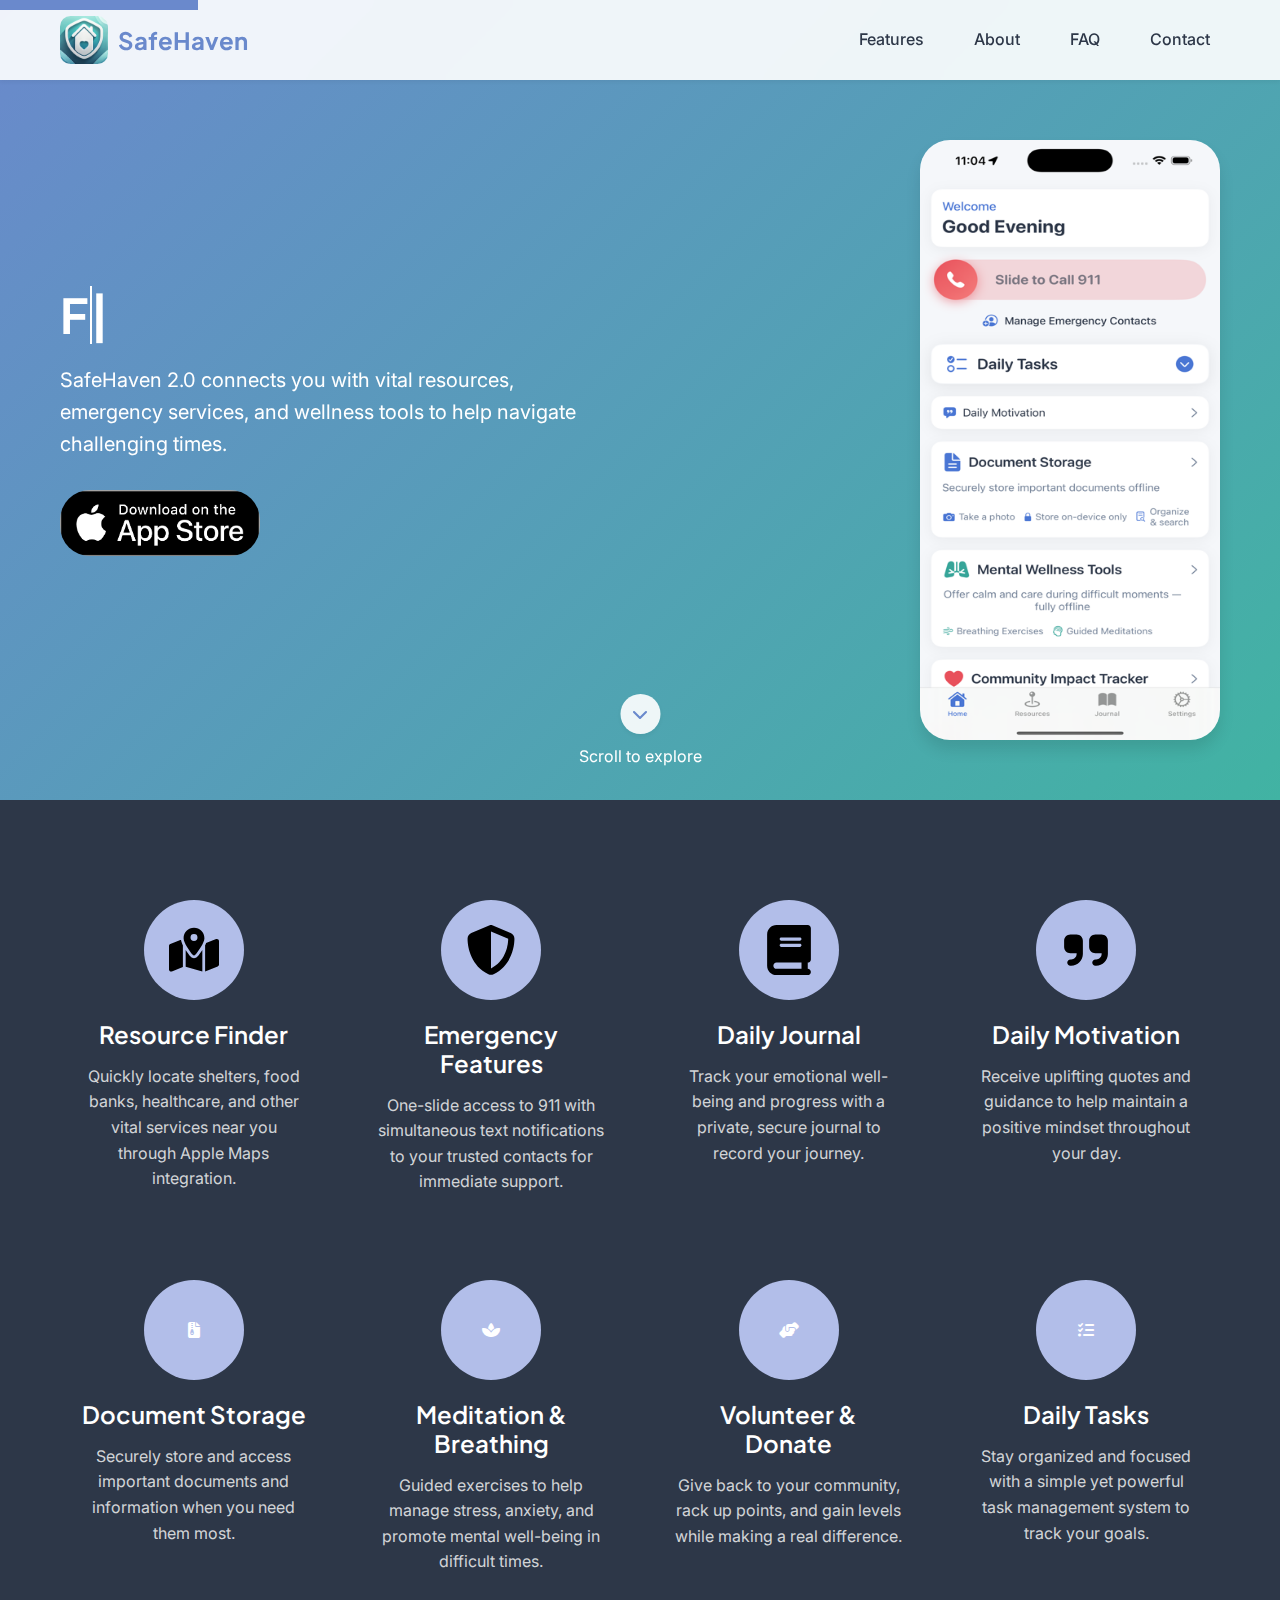
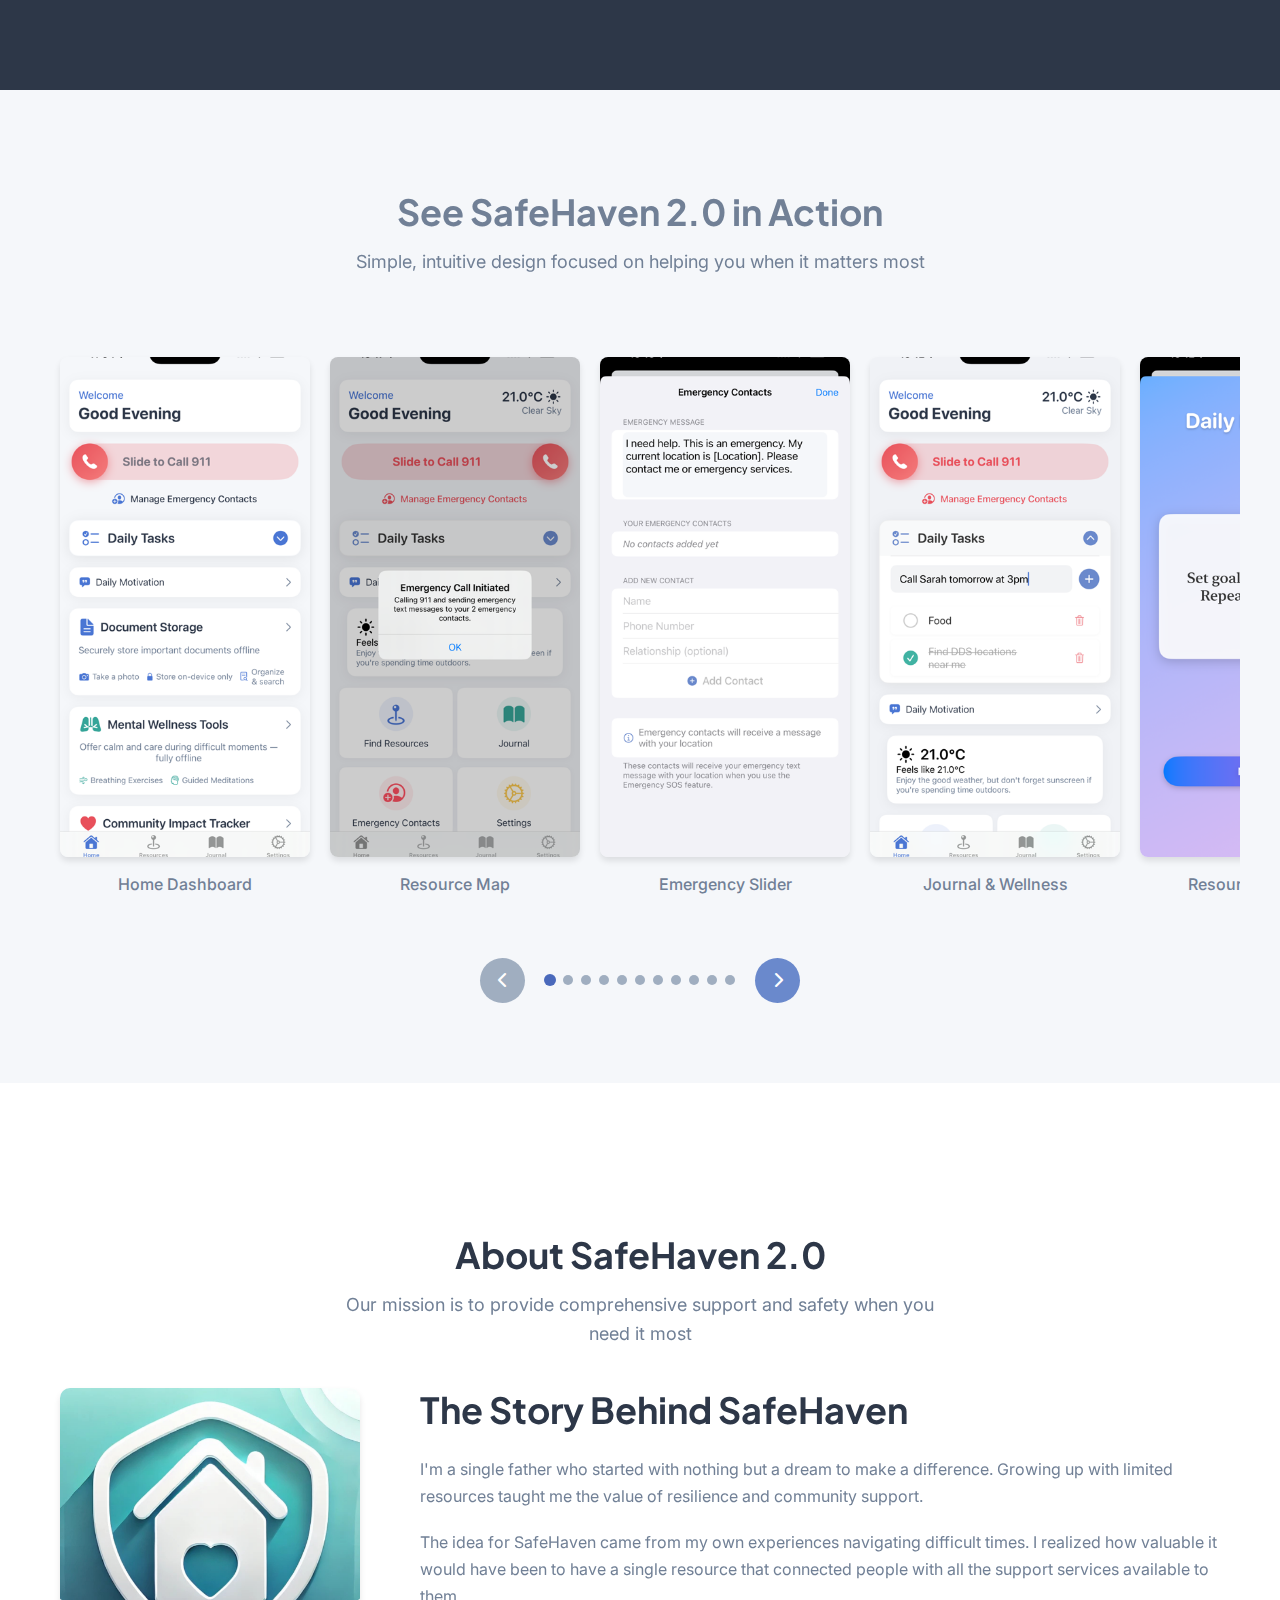
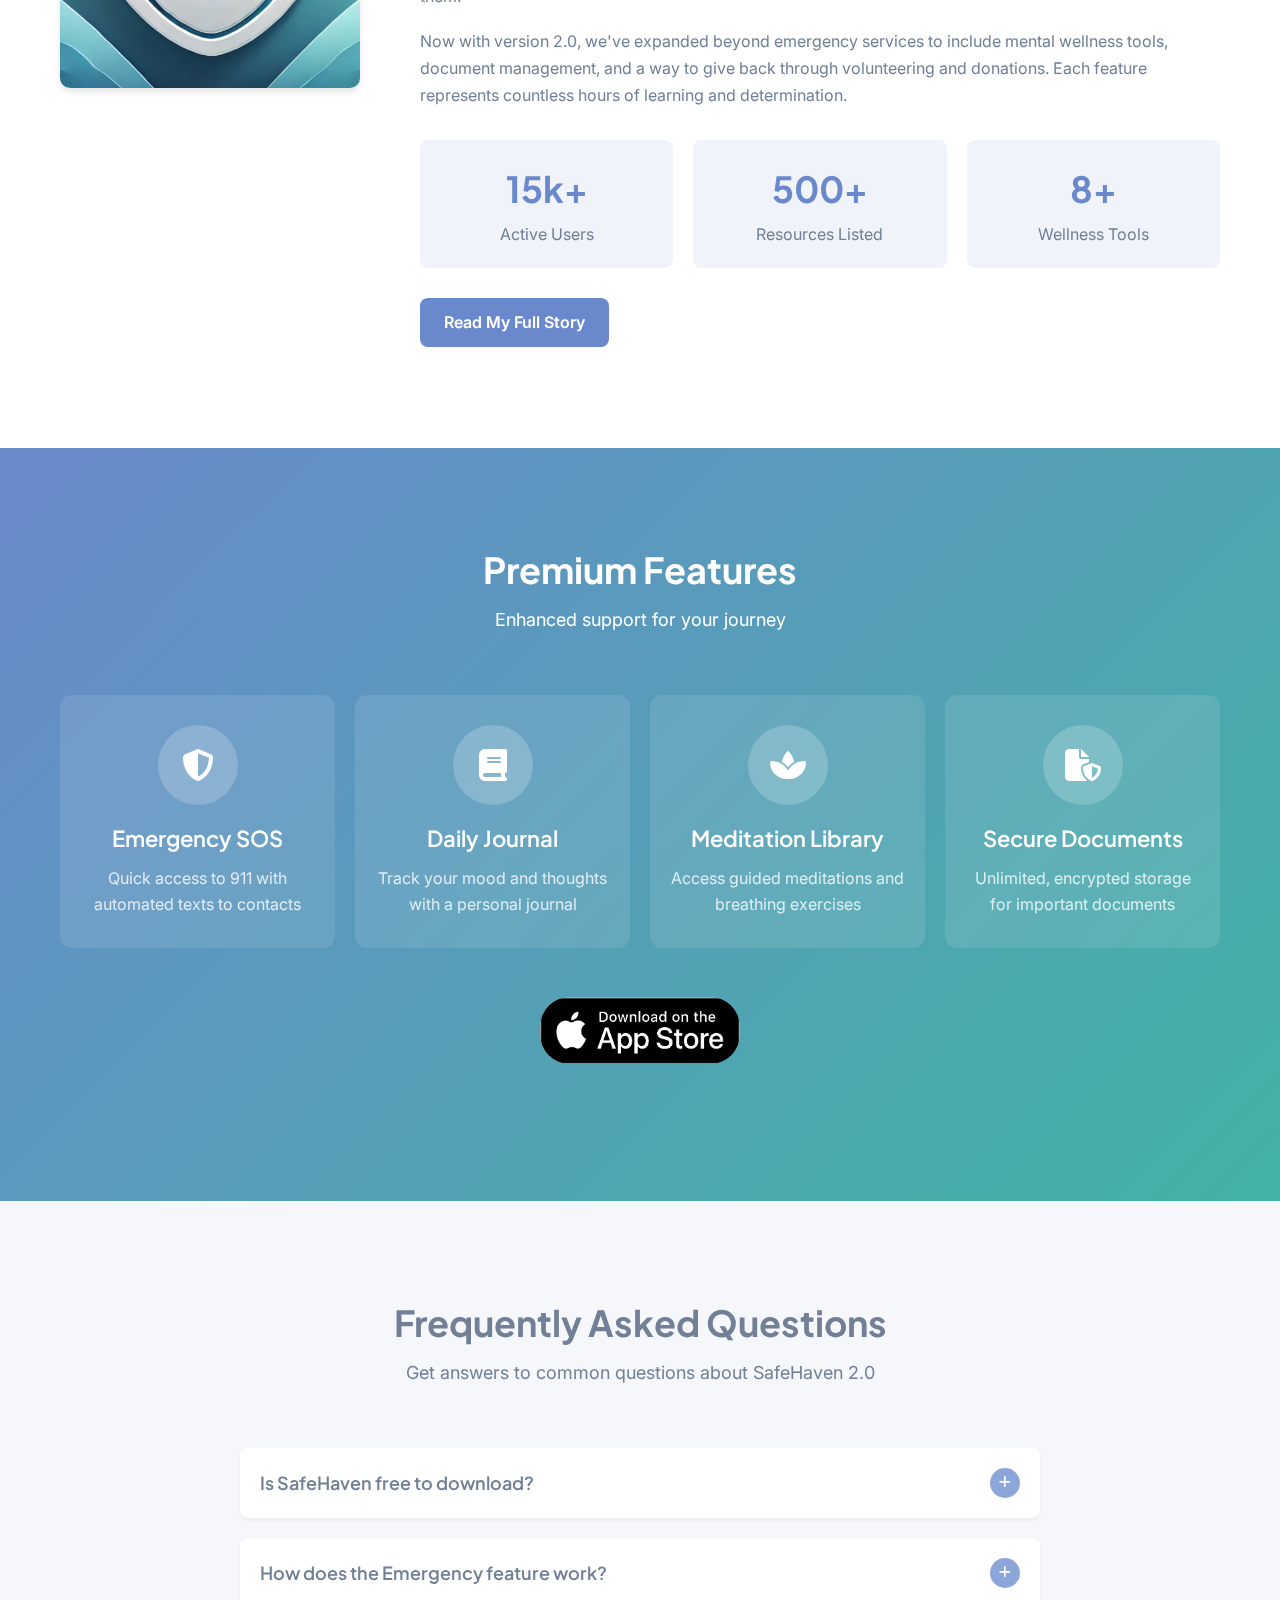
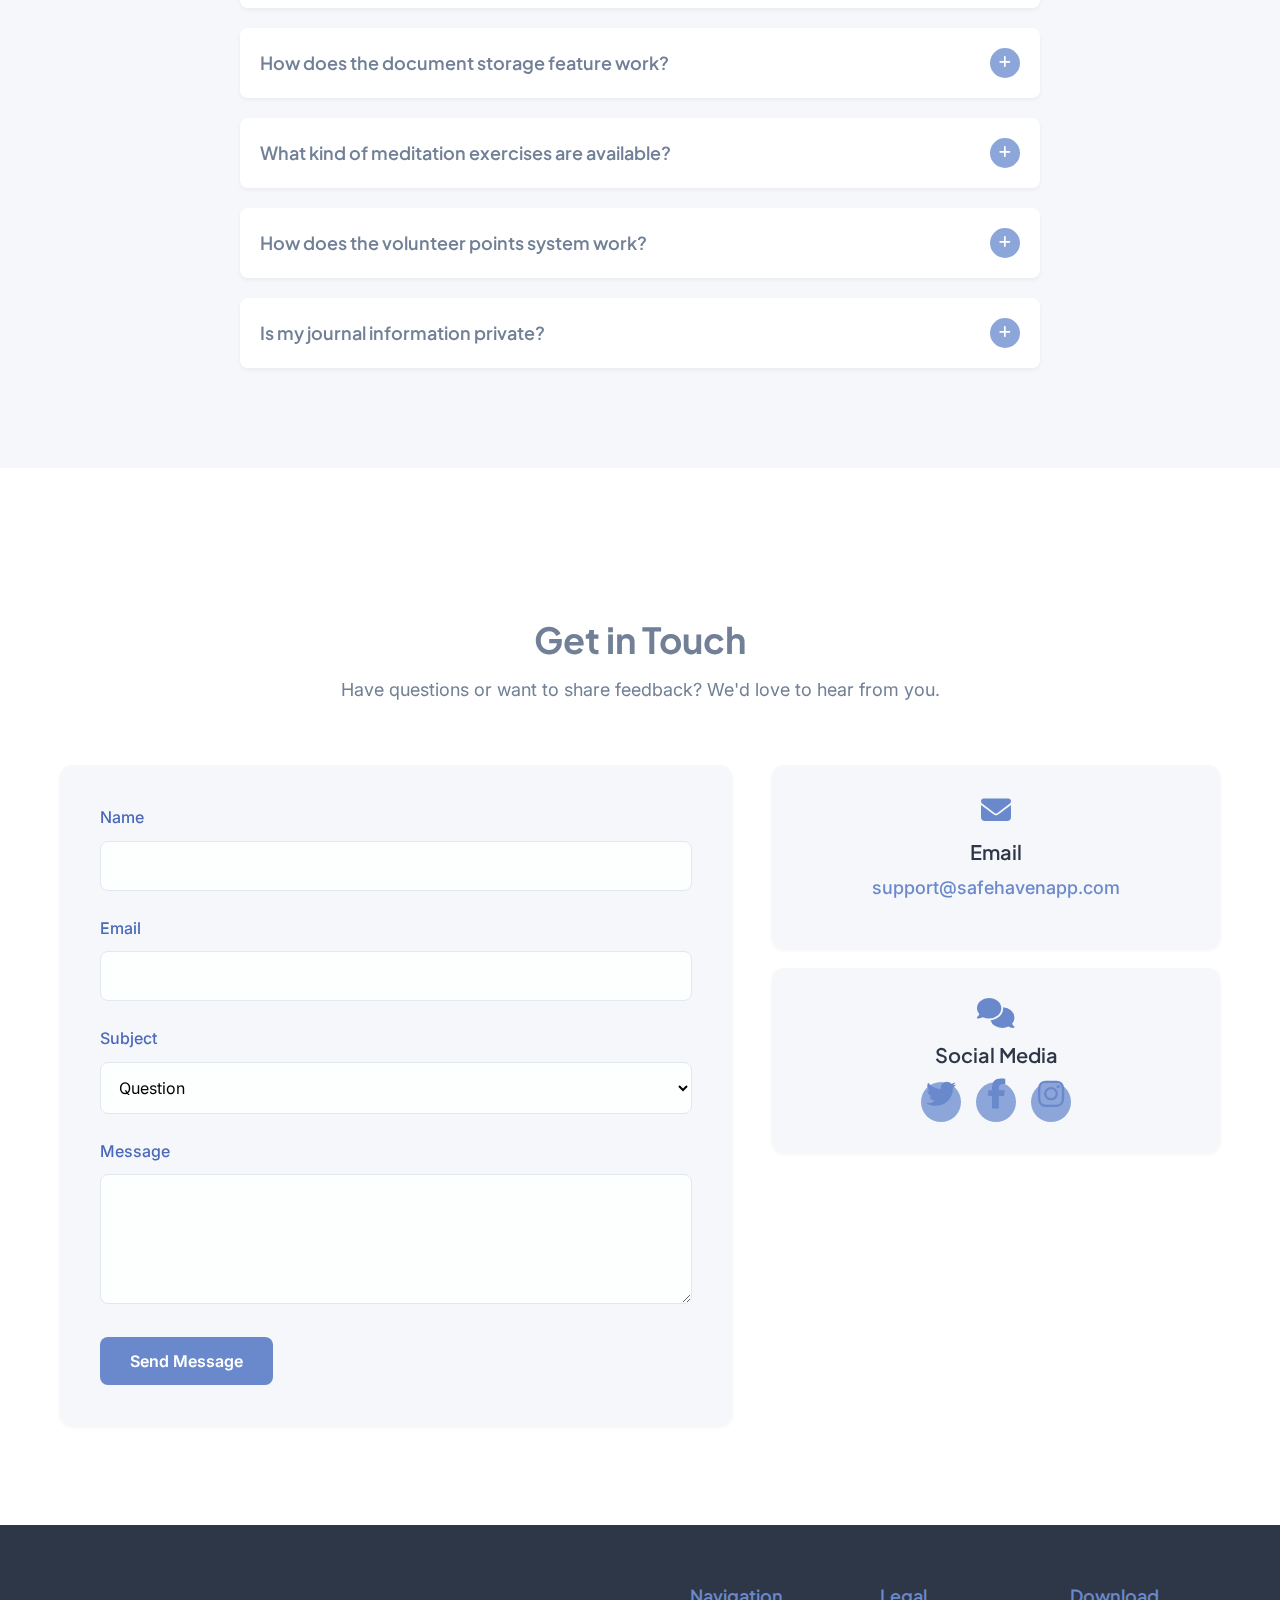
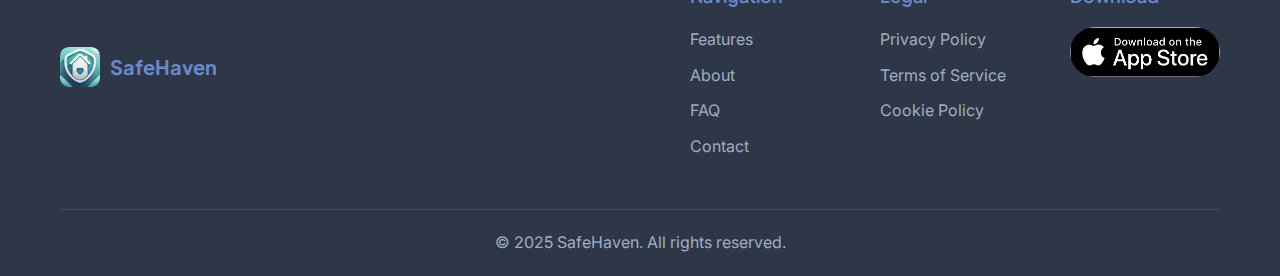
<file: index.html>
<!DOCTYPE html>
<html lang="en">
<head>
    <meta charset="UTF-8">
    <meta name="viewport" content="width=device-width, initial-scale=1.0">
    <title>SafeHaven 2.0 - Find Safety and Support When You Need It Most</title>
    <meta name="description" content="SafeHaven 2.0 helps you find safety resources, emergency services, and wellness support when you need it most. Download our iOS app today.">
    <meta name="theme-color" content="#6A89CC">
    <meta property="og:title" content="SafeHaven 2.0 - Safety and Support App">
    <meta property="og:description" content="Find safety resources, emergency services, and wellness support when you need it most.">
    <meta property="og:image" content="images/app-icon.png">
    <meta property="og:type" content="website">
    
    <!-- Favicon -->
    <link rel="shortcut icon" href="favicon.ico" type="image/x-icon">
    <link rel="apple-touch-icon" href="images/app-icon.png">
      
    <!-- Stylesheets -->
    <link rel="stylesheet" href="css/styles.css">
    <link rel="stylesheet" href="css/animations.css">
    <link rel="stylesheet" href="css/mobile-fixes.css">
    <link rel="stylesheet" href="css/button-fix.css">

    
    <!-- Google Fonts -->
    <link rel="preconnect" href="https://fonts.googleapis.com">
    <link rel="preconnect" href="https://fonts.gstatic.com" crossorigin>
    <link href="https://fonts.googleapis.com/css2?family=Inter:wght@400;500;600;700&family=Plus+Jakarta+Sans:wght@400;500;600;700&display=swap" rel="stylesheet">
    
    <!-- Font Awesome - Load with defer to improve performance -->
    <link rel="stylesheet" href="https://cdnjs.cloudflare.com/ajax/libs/font-awesome/6.4.0/css/all.min.css" media="print" onload="this.media='all'">
    <noscript>
        <link rel="stylesheet" href="https://cdnjs.cloudflare.com/ajax/libs/font-awesome/6.4.0/css/all.min.css">
    </noscript>
</head>
<body>
    <!-- Skip to main content link for accessibility -->
    <a href="#main" class="skip-link">Skip to main content</a>
    
    <!-- Header -->
    <header class="header" role="banner">
        <div class="container">
            <div class="header-content">
                <div class="logo">
                    <img src="images/app-icon.png" alt="SafeHaven Logo" class="logo-img" width="48" height="48">
                    <span class="logo-text">SafeHaven</span>
                </div>
                <nav class="nav" role="navigation" aria-label="Main navigation">
                    <ul class="nav-list">
                        <li><a href="#features">Features</a></li>
                        <li><a href="#about">About</a></li>
                        <li><a href="#faq">FAQ</a></li>
                        <li><a href="#contact">Contact</a></li>
                    </ul>
                </nav>
                <button class="menu-toggle" aria-label="Toggle Menu" aria-expanded="false" aria-controls="mobile-menu">
                    <span></span>
                    <span></span>
                    <span></span>
                </button>
            </div>
        </div>
    </header>

    <!-- Main Content -->
    <main id="main">
        <!-- Hero Section -->
        <section class="hero">
            <div class="container">
                <div class="hero-content">
                    <div class="hero-text">
                        <h1>Find Safety and Support When You Need It Most</h1>
                        <p>SafeHaven 2.0 connects you with vital resources, emergency services, and wellness tools to help navigate challenging times.</p>
                        <div class="download-btn">
                            <a href="https://apps.apple.com/app/id6743358886" class="app-store-btn" aria-label="Download on the App Store">
                                <img src="images/appstore-badge.png" alt="Download on the App Store" width="200" height="54">
                            </a>
                        </div>
                    </div>
                    <div class="hero-image">
                        <img src="images/screenshots/screen1.png" alt="SafeHaven App Screenshot" class="phone-mockup" width="300" height="600">
                    </div>
                </div>
            </div>
            <div class="hero-bg-shape" aria-hidden="true"></div>
        </section>

        <!-- Features Section -->
        <section id="features" class="features-dark">
            <div class="container">
              <div class="features-grid-dark">
                <!-- Feature 1 -->
                <div class="feature-item-dark">
                  <div class="feature-icon-dark">
                    <img src="images/icons/map-icon.svg" alt="" aria-hidden="true">
                  </div>
                  <h3>Resource Finder</h3>
                  <p>Quickly locate shelters, food banks, healthcare, and other vital services near you through Apple Maps integration.</p>
                </div>
                
                <!-- Feature 2 -->
                <div class="feature-item-dark">
                  <div class="feature-icon-dark">
                    <img src="images/icons/emergency-icon.svg" alt="" aria-hidden="true">
                  </div>
                  <h3>Emergency Features</h3>
                  <p>One-slide access to 911 with simultaneous text notifications to your trusted contacts for immediate support.</p>
                </div>
                
                <!-- Feature 3 -->
                <div class="feature-item-dark">
                  <div class="feature-icon-dark">
                    <img src="images/icons/journal-icon.svg" alt="" aria-hidden="true">
                  </div>
                  <h3>Daily Journal</h3>
                  <p>Track your emotional well-being and progress with a private, secure journal to record your journey.</p>
                </div>
                
                <!-- Feature 4 -->
                <div class="feature-item-dark">
                  <div class="feature-icon-dark">
                    <img src="images/icons/motivation-icon.svg" alt="" aria-hidden="true">
                  </div>
                  <h3>Daily Motivation</h3>
                  <p>Receive uplifting quotes and guidance to help maintain a positive mindset throughout your day.</p>
                </div>
                
                <!-- Feature 5 (New) -->
                <div class="feature-item-dark">
                  <div class="feature-icon-dark">
                    <i class="fas fa-file-archive" aria-hidden="true"></i>
                  </div>
                  <h3>Document Storage</h3>
                  <p>Securely store and access important documents and information when you need them most.</p>
                </div>
                
                <!-- Feature 6 (New) -->
                <div class="feature-item-dark">
                  <div class="feature-icon-dark">
                    <i class="fas fa-spa" aria-hidden="true"></i>
                  </div>
                  <h3>Meditation & Breathing</h3>
                  <p>Guided exercises to help manage stress, anxiety, and promote mental well-being in difficult times.</p>
                </div>
                
                <!-- Feature 7 (New) -->
                <div class="feature-item-dark">
                  <div class="feature-icon-dark">
                    <i class="fas fa-hands-helping" aria-hidden="true"></i>
                  </div>
                  <h3>Volunteer & Donate</h3>
                  <p>Give back to your community, rack up points, and gain levels while making a real difference.</p>
                </div>
                
                <!-- Feature 8 (New) -->
                <div class="feature-item-dark">
                  <div class="feature-icon-dark">
                    <i class="fas fa-tasks" aria-hidden="true"></i>
                  </div>
                  <h3>Daily Tasks</h3>
                  <p>Stay organized and focused with a simple yet powerful task management system to track your goals.</p>
                </div>
              </div>
            </div>
          </section>

        <!-- App Screenshots -->
        <section class="screenshots">
            <div class="container">
                <div class="section-header">
                    <h2>See SafeHaven 2.0 in Action</h2>
                    <p>Simple, intuitive design focused on helping you when it matters most</p>
                </div>
                <div class="screenshots-carousel" aria-label="App Screenshots Carousel">
                    <div class="screenshot">
                        <img src="images/screenshots/screen1.png" alt="Home Dashboard screen showing main app functions" width="250" height="500" loading="lazy">
                        <p>Home Dashboard</p>
                    </div>
                    <div class="screenshot">
                        <img src="images/screenshots/screen2.png" alt="Resource Map screen showing nearby support services" width="250" height="500" loading="lazy">
                        <p>Resource Map</p>
                    </div>
                    <div class="screenshot">
                        <img src="images/screenshots/screen3.png" alt="Emergency Slider screen with easy access to emergency services" width="250" height="500" loading="lazy">
                        <p>Emergency Slider</p>
                    </div>
                    <div class="screenshot">
                        <img src="images/screenshots/screen4.png" alt="Journal and Wellness screen for tracking emotional well-being" width="250" height="500" loading="lazy">
                        <p>Journal & Wellness</p>
                    </div>
                    <div class="screenshot">
                        <img src="images/screenshots/screen5.png" alt="Resources Directory screen showing available support services" width="250" height="500" loading="lazy">
                        <p>Resources Directory</p>
                    </div>
                    <div class="screenshot">
                        <img src="images/screenshots/screen6.png" alt="Daily Motivation screen with inspirational quotes" width="250" height="500" loading="lazy">
                        <p>Daily Motivation</p>
                    </div>
                    <div class="screenshot">
                        <img src="images/screenshots/screen7.png" alt="Task Planner screen for organizing daily activities" width="250" height="500" loading="lazy">
                        <p>Task Planner</p>
                    </div>
                    <div class="screenshot">
                        <img src="images/screenshots/screen8.png" alt="Settings screen for app customization" width="250" height="500" loading="lazy">
                        <p>Settings</p>
                    </div>
                    <div class="screenshot">
                        <img src="images/screenshots/screen9.png" alt="Document Storage screen for secure file management" width="250" height="500" loading="lazy">
                        <p>Document Storage</p>
                    </div>
                    <div class="screenshot">
                        <img src="images/screenshots/screen10.png" alt="Meditation and Breathing Exercises screen" width="250" height="500" loading="lazy">
                        <p>Meditation</p>
                    </div>
                    <div class="screenshot">
                        <img src="images/screenshots/screen11.png" alt="Volunteer and Donation screen with points system" width="250" height="500" loading="lazy">
                        <p>Volunteer & Donate</p>
                    </div>
                </div>
                <div class="carousel-controls" aria-hidden="true">
                    <button class="prev-btn" aria-label="Previous Screenshot"><i class="fas fa-chevron-left"></i></button>
                    <div class="carousel-dots"></div>
                    <button class="next-btn" aria-label="Next Screenshot"><i class="fas fa-chevron-right"></i></button>
                </div>
            </div>
        </section>

    <!-- About Section -->
        <section id="about" class="about">
            <div class="container">
                <div class="section-header">
                    <h2>About SafeHaven 2.0</h2>
                    <p>Our mission is to provide comprehensive support and safety when you need it most</p>
                </div>
                <div class="about-content">
                    <div class="about-image">
                        <img src="images/app-icon.png" alt="SafeHaven App Icon" class="about-img" width="300" height="300">
                    </div>
                    <div class="about-text">
                        <h2>The Story Behind SafeHaven</h2>
                        <p>I'm a single father who started with nothing but a dream to make a difference. Growing up with limited resources taught me the value of resilience and community support.</p>
                        <p>The idea for SafeHaven came from my own experiences navigating difficult times. I realized how valuable it would have been to have a single resource that connected people with all the support services available to them.</p>
                        <p>Now with version 2.0, we've expanded beyond emergency services to include mental wellness tools, document management, and a way to give back through volunteering and donations. Each feature represents countless hours of learning and determination.</p>
                
                        <div class="about-stats">
                            <div class="stat-item">
                                <span class="stat-number">15k+</span>
                                <span class="stat-label">Active Users</span>
                            </div>
                            <div class="stat-item">
                                <span class="stat-number">500+</span>
                                <span class="stat-label">Resources Listed</span>
                            </div>
                            <div class="stat-item">
                                <span class="stat-number">8+</span>
                                <span class="stat-label">Wellness Tools</span>
                         </div>
                        </div>
                
                        <a href="#" class="read-more-btn">Read My Full Story</a>
                    </div>
                </div>
            </div>
        </section>

        <!-- Premium Features -->
        <section class="premium">
            <div class="container">
                <div class="section-header light">
                    <h2>Premium Features</h2>
                    <p>Enhanced support for your journey</p>
                </div>
                <div class="premium-grid">
                    <div class="premium-feature">
                        <div class="premium-icon">
                            <i class="fas fa-shield-alt" aria-hidden="true"></i>
                        </div>
                        <h3>Emergency SOS</h3>
                        <p>Quick access to 911 with automated texts to contacts</p>
                    </div>
                    <div class="premium-feature">
                        <div class="premium-icon">
                            <i class="fas fa-book" aria-hidden="true"></i>
                        </div>
                        <h3>Daily Journal</h3>
                        <p>Track your mood and thoughts with a personal journal</p>
                    </div>
                    <div class="premium-feature">
                        <div class="premium-icon">
                            <i class="fas fa-spa" aria-hidden="true"></i>
                        </div>
                        <h3>Meditation Library</h3>
                        <p>Access guided meditations and breathing exercises</p>
                    </div>
                    <div class="premium-feature">
                        <div class="premium-icon">
                            <i class="fas fa-file-shield" aria-hidden="true"></i>
                        </div>
                        <h3>Secure Documents</h3>
                        <p>Unlimited, encrypted storage for important documents</p>
                    </div>
                </div>
                <div class="premium-cta">
                    <a href="https://apps.apple.com/app/id6743358886" class="app-store-btn" aria-label="Download on the App Store">
                        <img src="images/appstore-badge.png" alt="Download on the App Store" width="200" height="54">
                    </a>
                </div>
            </div>
        </section>

        <!-- FAQ Section -->
        <section id="faq" class="faq">
            <div class="container">
                <div class="section-header">
                    <h2>Frequently Asked Questions</h2>
                    <p>Get answers to common questions about SafeHaven 2.0</p>
                </div>
                <div class="faq-grid" aria-label="Frequently Asked Questions">
                    <div class="faq-item">
                        <div class="faq-question" tabindex="0" aria-expanded="false">
                            <h3>Is SafeHaven free to download?</h3>
                            <button class="toggle-btn" aria-label="Toggle answer"><i class="fas fa-plus" aria-hidden="true"></i></button>
                        </div>
                        <div class="faq-answer">
                            <p>Yes, SafeHaven is free to download and includes access to the resource finder. Premium features like the emergency SOS, document storage, and meditation library require a subscription.</p>
                        </div>
                    </div>
                    <div class="faq-item">
                        <div class="faq-question" tabindex="0" aria-expanded="false">
                            <h3>How does the Emergency feature work?</h3>
                            <button class="toggle-btn" aria-label="Toggle answer"><i class="fas fa-plus" aria-hidden="true"></i></button>
                        </div>
                        <div class="faq-answer">
                            <p>The Emergency feature uses a specially designed slider that requires deliberate action to prevent accidental calls. When activated, it calls 911 and simultaneously sends your location to pre-designated contacts via text message.</p>
                        </div>
                    </div>
                    <div class="faq-item">
                        <div class="faq-question" tabindex="0" aria-expanded="false">
                            <h3>How does the document storage feature work?</h3>
                            <button class="toggle-btn" aria-label="Toggle answer"><i class="fas fa-plus" aria-hidden="true"></i></button>
                        </div>
                        <div class="faq-answer">
                            <p>The document storage feature allows you to securely upload and store important documents like identification, insurance information, and medical records. All documents are encrypted and can be accessed quickly when needed.</p>
                        </div>
                    </div>
                    <div class="faq-item">
                        <div class="faq-question" tabindex="0" aria-expanded="false">
                            <h3>What kind of meditation exercises are available?</h3>
                            <button class="toggle-btn" aria-label="Toggle answer"><i class="fas fa-plus" aria-hidden="true"></i></button>
                        </div>
                        <div class="faq-answer">
                            <p>SafeHaven 2.0 includes guided meditations for stress reduction, anxiety management, and emotional regulation. The breathing exercises feature timed patterns to help calm your nervous system during difficult moments.</p>
                        </div>
                    </div>
                    <div class="faq-item">
                        <div class="faq-question" tabindex="0" aria-expanded="false">
                            <h3>How does the volunteer points system work?</h3>
                            <button class="toggle-btn" aria-label="Toggle answer"><i class="fas fa-plus" aria-hidden="true"></i></button>
                        </div>
                        <div class="faq-answer">
                            <p>When you volunteer or donate through the app, you earn points based on your contribution. These points help you advance through different levels, unlocking achievements and recognition for your community involvement.</p>
                        </div>
                    </div>
                    <div class="faq-item">
                        <div class="faq-question" tabindex="0" aria-expanded="false">
                            <h3>Is my journal information private?</h3>
                            <button class="toggle-btn" aria-label="Toggle answer"><i class="fas fa-plus" aria-hidden="true"></i></button>
                        </div>
                        <div class="faq-answer">
                            <p>Absolutely. Your journal entries are stored only on your device and are not uploaded to our servers. Your privacy is our priority.</p>
                        </div>
                    </div>
                </div>
            </div>
        </section>

        <!-- Contact Section -->
        <section id="contact" class="contact">
            <div class="container">
                <div class="section-header">
                    <h2>Get in Touch</h2>
                    <p>Have questions or want to share feedback? We'd love to hear from you.</p>
                </div>
                <div class="contact-content">
                    <div class="contact-form-container">
                        <form class="contact-form" id="contactForm" aria-label="Contact Form">
                            <div class="form-group">
                                <label for="name">Name</label>
                                <input type="text" id="name" name="name" required aria-required="true">
                            </div>
                            <div class="form-group">
                                <label for="email">Email</label>
                                <input type="email" id="email" name="email" required aria-required="true">
                            </div>
                            <div class="form-group">
                                <label for="subject">Subject</label>
                                <select id="subject" name="subject" aria-required="true">
                                    <option value="question">Question</option>
                                    <option value="feedback">Feedback</option>
                                    <option value="resource">Suggest a Resource</option>
                                    <option value="volunteer">Volunteer Opportunity</option>
                                    <option value="other">Other</option>
                                </select>
                            </div>
                            <div class="form-group">
                                <label for="message">Message</label>
                                <textarea id="message" name="message" rows="5" required aria-required="true"></textarea>
                            </div>
                            <button type="submit" class="submit-btn">Send Message</button>
                        </form>
                    </div>
                    <div class="contact-info">
                        <div class="contact-method">
                            <i class="fas fa-envelope" aria-hidden="true"></i>
                            <h3>Email</h3>
                            <p><a href="mailto:travisgolembiewski@gmail.com">support@safehavenapp.com</a></p>
                        </div>
                        <div class="contact-method">
                            <i class="fas fa-comments" aria-hidden="true"></i>
                            <h3>Social Media</h3>
                            <div class="social-links">
                                <a href="https://x.com/BigTravSports" aria-label="Twitter"><i class="fab fa-twitter" aria-hidden="true"></i></a>
                                <a href="https://www.facebook.com/BigTravSportsLife/" aria-label="Facebook"><i class="fab fa-facebook-f" aria-hidden="true"></i></a>
                                <a href="https://www.instagram.com/bignattytrav/" aria-label="Instagram"><i class="fab fa-instagram" aria-hidden="true"></i></a>
                            </div>
                        </div>
                    </div>
                </div>
            </div>
        </section>
    </main>

    <!-- Footer -->
    <footer class="footer" role="contentinfo">
        <div class="container">
            <div class="footer-content">
                <div class="footer-logo">
                    <img src="images/app-icon.png" alt="SafeHaven Logo" class="footer-logo-img" width="40" height="40" loading="lazy">
                    <span class="footer-logo-text">SafeHaven</span>
                </div>
                <div class="footer-links">
                    <div class="footer-column">
                        <h4>Navigation</h4>
                        <ul>
                            <li><a href="#features">Features</a></li>
                            <li><a href="#about">About</a></li>
                            <li><a href="#faq">FAQ</a></li>
                            <li><a href="#contact">Contact</a></li>
                        </ul>
                    </div>
                    <div class="footer-column">
                        <h4>Legal</h4>
                        <ul>
                            <li><a href="privacy-policy.html">Privacy Policy</a></li>
                            <li><a href="terms-service.html">Terms of Service</a></li>
                            <li><a href="cookie-policy.html">Cookie Policy</a></li>
                        </ul>
                    </div>
                    <div class="footer-column">
                        <h4>Download</h4>
                        <div class="footer-download-btn">
                            <a href="https://apps.apple.com/app/id6743358886" class="app-store-btn" aria-label="Download on the App Store">
                                <img src="images/appstore-badge.png" alt="Download on the App Store" width="150" height="40">
                            </a>
                        </div>
                    </div>
                </div>
            </div>
            <div class="footer-bottom">
                <p>&copy; 2025 SafeHaven. All rights reserved.</p>
            </div>
        </div>
    </footer>

    <!-- Scripts -->
    <script src="js/main.js" defer></script>
    <script src="js/animations.js" defer></script>
</body>
</html>
</file>
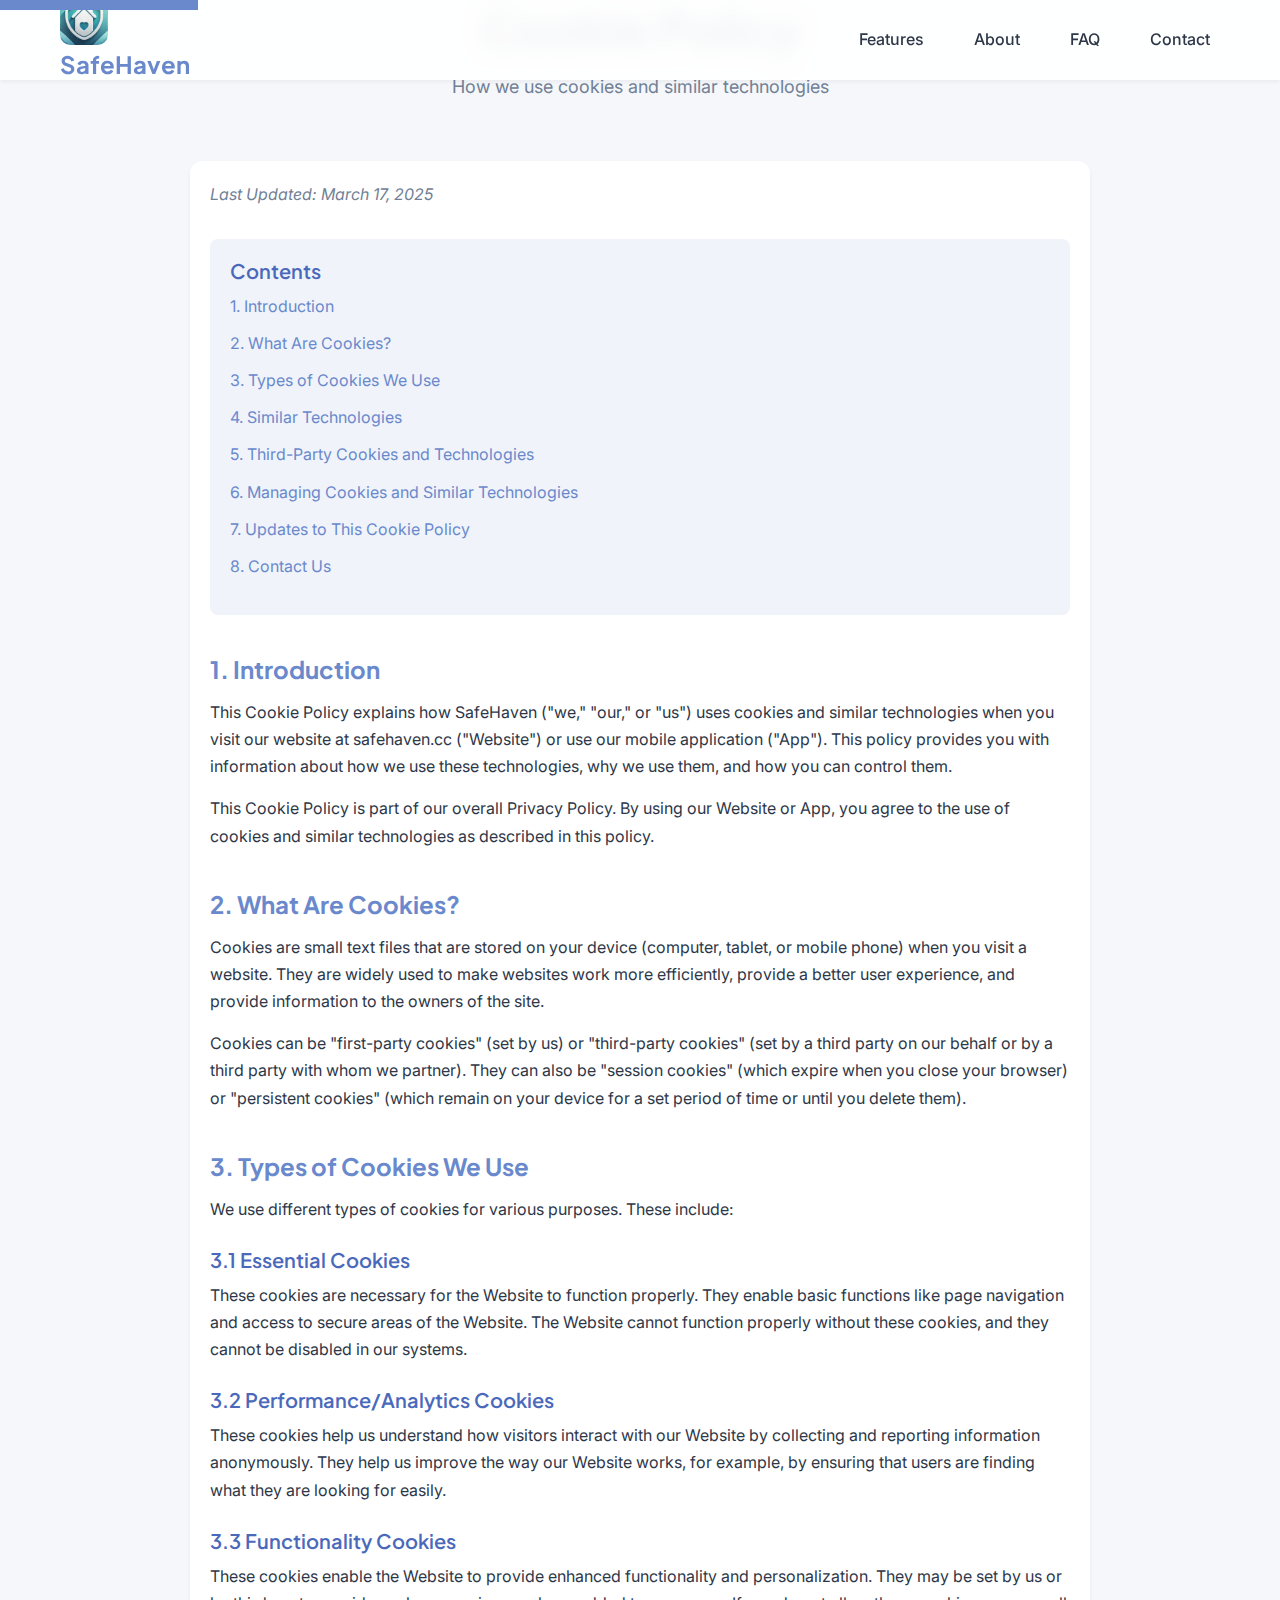
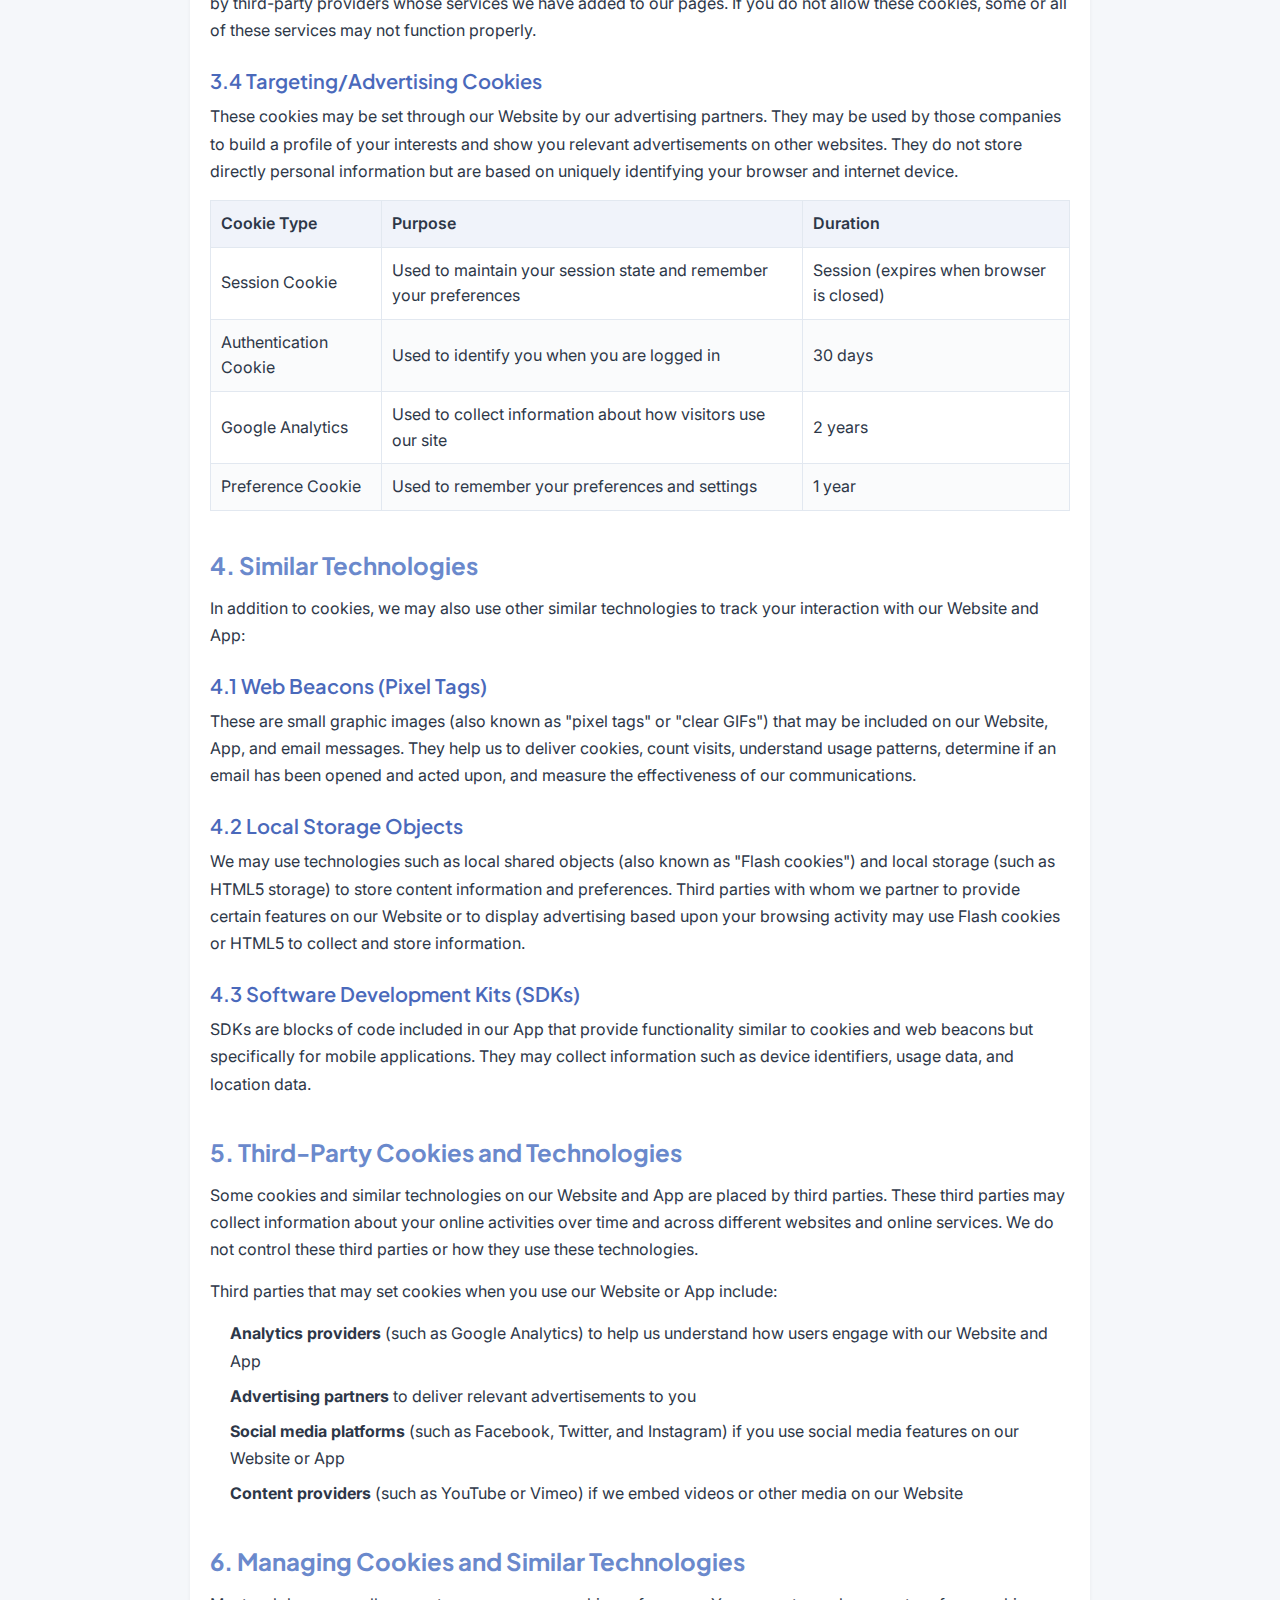
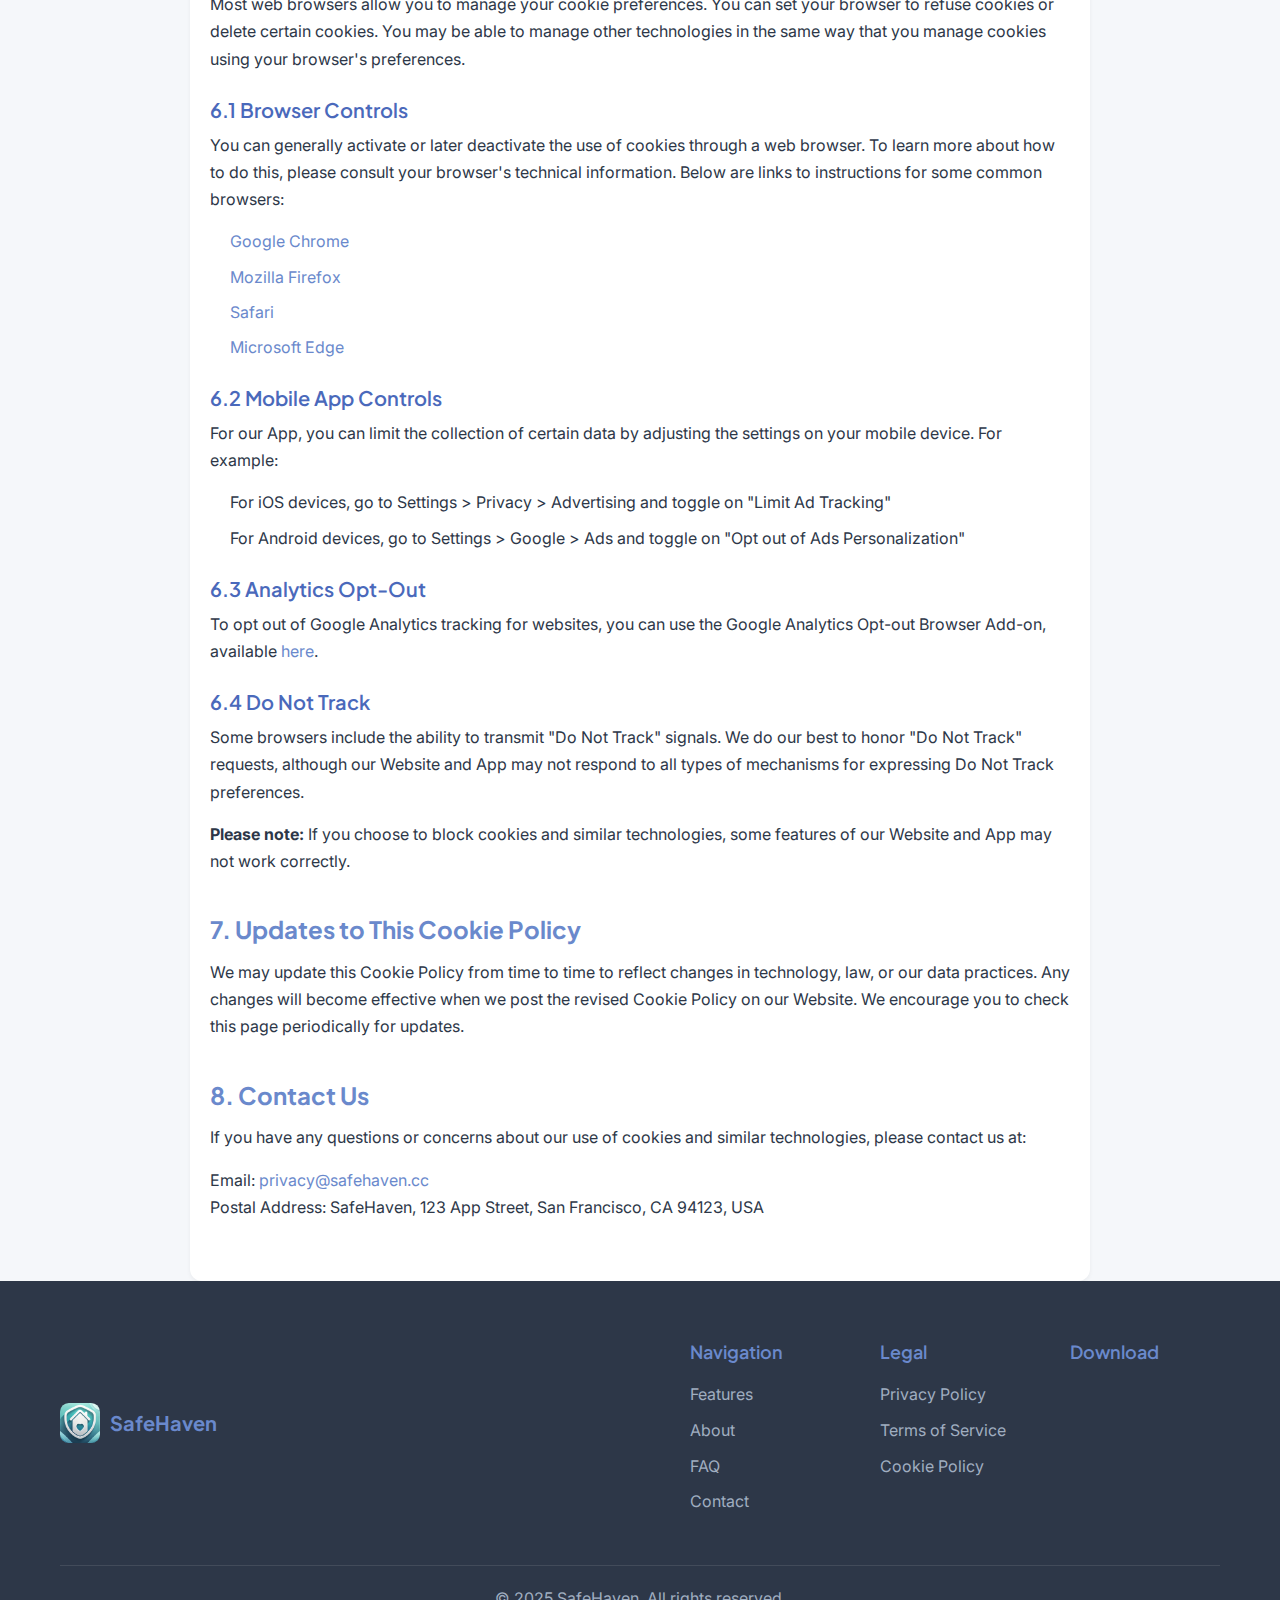
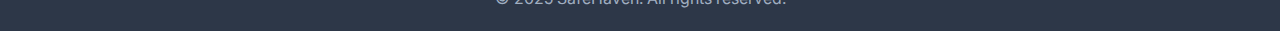
<file: cookie-policy.html>
<!DOCTYPE html>
<html lang="en">
<head>
    <meta charset="UTF-8">
    <meta name="viewport" content="width=device-width, initial-scale=1.0">
    <title>Cookie Policy - SafeHaven</title>
    <meta name="description" content="SafeHaven Cookie Policy - Learn how we use cookies and similar technologies.">
    <meta name="theme-color" content="#6A89CC">
    
    <!-- Favicon -->
    <link rel="shortcut icon" href="favicon.ico" type="image/x-icon">
    <link rel="apple-touch-icon" href="images/app-icon.png">
      
    <!-- Stylesheets -->
    <link rel="stylesheet" href="css/styles.css">
    <link rel="stylesheet" href="css/mobile-fixes.css">
    <link rel="stylesheet" href="css/button-fix.css">
    
    <!-- Google Fonts -->
    <link rel="preconnect" href="https://fonts.googleapis.com">
    <link rel="preconnect" href="https://fonts.gstatic.com" crossorigin>
    <link href="https://fonts.googleapis.com/css2?family=Inter:wght@400;500;600;700&family=Plus+Jakarta+Sans:wght@400;500;600;700&display=swap" rel="stylesheet">
    
    <!-- Font Awesome -->
    <link rel="stylesheet" href="https://cdnjs.cloudflare.com/ajax/libs/font-awesome/6.4.0/css/all.min.css" media="print" onload="this.media='all'">

    <style>
        /* Cookie Policy specific styles */
        .cookie-content {
            max-width: 900px;
            margin: 0 auto;
            padding: 2rem;
            background-color: var(--color-card-bg);
            border-radius: var(--border-radius-md);
            box-shadow: var(--shadow-sm);
        }
        
        .cookie-content h2 {
            color: var(--color-primary);
            margin-top: 4rem;
            margin-bottom: 1.5rem;
            font-size: 2.4rem;
        }
        
        .cookie-content h3 {
            color: var(--color-primary-dark);
            margin-top: 2.5rem;
            margin-bottom: 1rem;
            font-size: 2rem;
        }
        
        .cookie-content p {
            margin-bottom: 1.5rem;
            line-height: 1.7;
        }
        
        .cookie-content ul, 
        .cookie-content ol {
            margin-bottom: 1.5rem;
            padding-left: 2rem;
        }
        
        .cookie-content li {
            margin-bottom: 0.8rem;
            line-height: 1.7;
        }
        
        .cookie-content .last-updated {
            font-style: italic;
            color: var(--color-text-secondary);
            margin-bottom: 3rem;
        }
        
        .cookie-content .table-of-contents {
            background-color: rgba(106, 137, 204, 0.1);
            padding: 2rem;
            border-radius: var(--border-radius-sm);
            margin-bottom: 3rem;
        }
        
        .cookie-content .table-of-contents h3 {
            margin-top: 0;
        }
        
        .cookie-content .table-of-contents ul {
            list-style-type: none;
            padding-left: 0;
        }
        
        .cookie-content .table-of-contents li {
            margin-bottom: 1rem;
        }
        
        .cookie-content .table-of-contents a {
            text-decoration: none;
            color: var(--color-primary);
            transition: color 0.3s ease;
        }
        
        .cookie-content .table-of-contents a:hover {
            color: var(--color-primary-dark);
            text-decoration: underline;
        }
        
        .cookie-section {
            margin-bottom: 4rem;
            scroll-margin-top: 100px;
        }
        
        .cookie-table {
            width: 100%;
            border-collapse: collapse;
            margin-bottom: 2rem;
        }
        
        .cookie-table th,
        .cookie-table td {
            padding: 1rem;
            border: 1px solid var(--color-border);
            text-align: left;
        }
        
        .cookie-table th {
            background-color: rgba(106, 137, 204, 0.1);
            font-weight: 600;
        }
        
        .cookie-table tr:nth-child(even) {
            background-color: rgba(245, 247, 250, 0.5);
        }
        
        .back-to-top {
            position: fixed;
            bottom: 2rem;
            right: 2rem;
            width: 5rem;
            height: 5rem;
            background-color: var(--color-primary);
            color: white;
            border-radius: 50%;
            display: flex;
            align-items: center;
            justify-content: center;
            cursor: pointer;
            opacity: 0;
            transition: opacity 0.3s ease;
            box-shadow: var(--shadow-md);
            z-index: 100;
        }
        
        .back-to-top.visible {
            opacity: 1;
        }
        
        .back-to-top:hover {
            background-color: var(--color-primary-dark);
        }
        
        /* Responsive adjustments */
        @media (max-width: 768px) {
            .cookie-content {
                padding: 1.5rem;
            }
            
            .cookie-content h2 {
                font-size: 2.2rem;
            }
            
            .cookie-content h3 {
                font-size: 1.8rem;
            }
            
            .cookie-table {
                display: block;
                overflow-x: auto;
            }
        }
    </style>
</head>
<body>
    <!-- Skip to main content link for accessibility -->
    <a href="#main" class="skip-link">Skip to main content</a>
    
    <!-- Header -->
    <header class="header" role="banner">
        <div class="container">
            <div class="header-content">
                <div class="logo">
                    <a href="index.html">
                        <img src="images/app-icon.png" alt="SafeHaven Logo" class="logo-img" width="48" height="48">
                        <span class="logo-text">SafeHaven</span>
                    </a>
                </div>
                <nav class="nav" role="navigation" aria-label="Main navigation">
                    <ul class="nav-list">
                        <li><a href="index.html#features">Features</a></li>
                        <li><a href="index.html#about">About</a></li>
                        <li><a href="index.html#faq">FAQ</a></li>
                        <li><a href="index.html#contact">Contact</a></li>
                    </ul>
                </nav>
                <button class="menu-toggle" aria-label="Toggle Menu" aria-expanded="false" aria-controls="mobile-menu">
                    <span></span>
                    <span></span>
                    <span></span>
                </button>
            </div>
        </div>
    </header>

    <!-- Main Content -->
    <main id="main">
        <section class="cookie-policy">
            <div class="container">
                <div class="section-header">
                    <h1>Cookie Policy</h1>
                    <p>How we use cookies and similar technologies</p>
                </div>
                
                <div class="cookie-content">
                    <p class="last-updated">Last Updated: March 17, 2025</p>
                    
                    <div class="table-of-contents">
                        <h3>Contents</h3>
                        <ul>
                            <li><a href="#introduction">1. Introduction</a></li>
                            <li><a href="#what-are-cookies">2. What Are Cookies?</a></li>
                            <li><a href="#cookies-we-use">3. Types of Cookies We Use</a></li>
                            <li><a href="#similar-technologies">4. Similar Technologies</a></li>
                            <li><a href="#third-party">5. Third-Party Cookies and Technologies</a></li>
                            <li><a href="#managing-cookies">6. Managing Cookies and Similar Technologies</a></li>
                            <li><a href="#updates">7. Updates to This Cookie Policy</a></li>
                            <li><a href="#contact-us">8. Contact Us</a></li>
                        </ul>
                    </div>
                    
                    <div id="introduction" class="cookie-section">
                        <h2>1. Introduction</h2>
                        <p>This Cookie Policy explains how SafeHaven ("we," "our," or "us") uses cookies and similar technologies when you visit our website at safehaven.cc ("Website") or use our mobile application ("App"). This policy provides you with information about how we use these technologies, why we use them, and how you can control them.</p>
                        <p>This Cookie Policy is part of our overall Privacy Policy. By using our Website or App, you agree to the use of cookies and similar technologies as described in this policy.</p>
                    </div>
                    
                    <div id="what-are-cookies" class="cookie-section">
                        <h2>2. What Are Cookies?</h2>
                        <p>Cookies are small text files that are stored on your device (computer, tablet, or mobile phone) when you visit a website. They are widely used to make websites work more efficiently, provide a better user experience, and provide information to the owners of the site.</p>
                        <p>Cookies can be "first-party cookies" (set by us) or "third-party cookies" (set by a third party on our behalf or by a third party with whom we partner). They can also be "session cookies" (which expire when you close your browser) or "persistent cookies" (which remain on your device for a set period of time or until you delete them).</p>
                    </div>
                    
                    <div id="cookies-we-use" class="cookie-section">
                        <h2>3. Types of Cookies We Use</h2>
                        <p>We use different types of cookies for various purposes. These include:</p>
                        
                        <h3>3.1 Essential Cookies</h3>
                        <p>These cookies are necessary for the Website to function properly. They enable basic functions like page navigation and access to secure areas of the Website. The Website cannot function properly without these cookies, and they cannot be disabled in our systems.</p>
                        
                        <h3>3.2 Performance/Analytics Cookies</h3>
                        <p>These cookies help us understand how visitors interact with our Website by collecting and reporting information anonymously. They help us improve the way our Website works, for example, by ensuring that users are finding what they are looking for easily.</p>
                        
                        <h3>3.3 Functionality Cookies</h3>
                        <p>These cookies enable the Website to provide enhanced functionality and personalization. They may be set by us or by third-party providers whose services we have added to our pages. If you do not allow these cookies, some or all of these services may not function properly.</p>
                        
                        <h3>3.4 Targeting/Advertising Cookies</h3>
                        <p>These cookies may be set through our Website by our advertising partners. They may be used by those companies to build a profile of your interests and show you relevant advertisements on other websites. They do not store directly personal information but are based on uniquely identifying your browser and internet device.</p>
                        
                        <table class="cookie-table">
                            <thead>
                                <tr>
                                    <th>Cookie Type</th>
                                    <th>Purpose</th>
                                    <th>Duration</th>
                                </tr>
                            </thead>
                            <tbody>
                                <tr>
                                    <td>Session Cookie</td>
                                    <td>Used to maintain your session state and remember your preferences</td>
                                    <td>Session (expires when browser is closed)</td>
                                </tr>
                                <tr>
                                    <td>Authentication Cookie</td>
                                    <td>Used to identify you when you are logged in</td>
                                    <td>30 days</td>
                                </tr>
                                <tr>
                                    <td>Google Analytics</td>
                                    <td>Used to collect information about how visitors use our site</td>
                                    <td>2 years</td>
                                </tr>
                                <tr>
                                    <td>Preference Cookie</td>
                                    <td>Used to remember your preferences and settings</td>
                                    <td>1 year</td>
                                </tr>
                            </tbody>
                        </table>
                    </div>
                    
                    <div id="similar-technologies" class="cookie-section">
                        <h2>4. Similar Technologies</h2>
                        <p>In addition to cookies, we may also use other similar technologies to track your interaction with our Website and App:</p>
                        
                        <h3>4.1 Web Beacons (Pixel Tags)</h3>
                        <p>These are small graphic images (also known as "pixel tags" or "clear GIFs") that may be included on our Website, App, and email messages. They help us to deliver cookies, count visits, understand usage patterns, determine if an email has been opened and acted upon, and measure the effectiveness of our communications.</p>
                        
                        <h3>4.2 Local Storage Objects</h3>
                        <p>We may use technologies such as local shared objects (also known as "Flash cookies") and local storage (such as HTML5 storage) to store content information and preferences. Third parties with whom we partner to provide certain features on our Website or to display advertising based upon your browsing activity may use Flash cookies or HTML5 to collect and store information.</p>
                        
                        <h3>4.3 Software Development Kits (SDKs)</h3>
                        <p>SDKs are blocks of code included in our App that provide functionality similar to cookies and web beacons but specifically for mobile applications. They may collect information such as device identifiers, usage data, and location data.</p>
                    </div>
                    
                    <div id="third-party" class="cookie-section">
                        <h2>5. Third-Party Cookies and Technologies</h2>
                        <p>Some cookies and similar technologies on our Website and App are placed by third parties. These third parties may collect information about your online activities over time and across different websites and online services. We do not control these third parties or how they use these technologies.</p>
                        <p>Third parties that may set cookies when you use our Website or App include:</p>
                        <ul>
                            <li><strong>Analytics providers</strong> (such as Google Analytics) to help us understand how users engage with our Website and App</li>
                            <li><strong>Advertising partners</strong> to deliver relevant advertisements to you</li>
                            <li><strong>Social media platforms</strong> (such as Facebook, Twitter, and Instagram) if you use social media features on our Website or App</li>
                            <li><strong>Content providers</strong> (such as YouTube or Vimeo) if we embed videos or other media on our Website</li>
                        </ul>
                    </div>
                    
                    <div id="managing-cookies" class="cookie-section">
                        <h2>6. Managing Cookies and Similar Technologies</h2>
                        <p>Most web browsers allow you to manage your cookie preferences. You can set your browser to refuse cookies or delete certain cookies. You may be able to manage other technologies in the same way that you manage cookies using your browser's preferences.</p>
                        
                        <h3>6.1 Browser Controls</h3>
                        <p>You can generally activate or later deactivate the use of cookies through a web browser. To learn more about how to do this, please consult your browser's technical information. Below are links to instructions for some common browsers:</p>
                        <ul>
                            <li><a href="https://support.google.com/chrome/answer/95647" target="_blank">Google Chrome</a></li>
                            <li><a href="https://support.mozilla.org/en-US/kb/enhanced-tracking-protection-firefox-desktop" target="_blank">Mozilla Firefox</a></li>
                            <li><a href="https://support.apple.com/guide/safari/manage-cookies-and-website-data-sfri11471/mac" target="_blank">Safari</a></li>
                            <li><a href="https://support.microsoft.com/en-us/windows/microsoft-edge-browsing-data-and-privacy-bb8174ba-9d73-dcf2-9b4a-c582b4e640dd" target="_blank">Microsoft Edge</a></li>
                        </ul>
                        
                        <h3>6.2 Mobile App Controls</h3>
                        <p>For our App, you can limit the collection of certain data by adjusting the settings on your mobile device. For example:</p>
                        <ul>
                            <li>For iOS devices, go to Settings > Privacy > Advertising and toggle on "Limit Ad Tracking"</li>
                            <li>For Android devices, go to Settings > Google > Ads and toggle on "Opt out of Ads Personalization"</li>
                        </ul>
                        
                        <h3>6.3 Analytics Opt-Out</h3>
                        <p>To opt out of Google Analytics tracking for websites, you can use the Google Analytics Opt-out Browser Add-on, available <a href="https://tools.google.com/dlpage/gaoptout" target="_blank">here</a>.</p>
                        
                        <h3>6.4 Do Not Track</h3>
                        <p>Some browsers include the ability to transmit "Do Not Track" signals. We do our best to honor "Do Not Track" requests, although our Website and App may not respond to all types of mechanisms for expressing Do Not Track preferences.</p>
                        
                        <p><strong>Please note:</strong> If you choose to block cookies and similar technologies, some features of our Website and App may not work correctly.</p>
                    </div>
                    
                    <div id="updates" class="cookie-section">
                        <h2>7. Updates to This Cookie Policy</h2>
                        <p>We may update this Cookie Policy from time to time to reflect changes in technology, law, or our data practices. Any changes will become effective when we post the revised Cookie Policy on our Website. We encourage you to check this page periodically for updates.</p>
                    </div>
                    
                    <div id="contact-us" class="cookie-section">
                        <h2>8. Contact Us</h2>
                        <p>If you have any questions or concerns about our use of cookies and similar technologies, please contact us at:</p>
                        <p>
                            Email: <a href="mailto:privacy@safehaven.cc">privacy@safehaven.cc</a><br>
                            Postal Address: SafeHaven, 123 App Street, San Francisco, CA 94123, USA
                        </p>
                    </div>
                </div>
            </div>
        </section>
    </main>

    <!-- Back to top button -->
    <button class="back-to-top" aria-label="Back to top">
        <i class="fas fa-arrow-up"></i>
    </button>

    <!-- Footer -->
    <footer class="footer" role="contentinfo">
        <div class="container">
            <div class="footer-content">
                <div class="footer-logo">
                    <img src="images/app-icon.png" alt="SafeHaven Logo" class="footer-logo-img" width="40" height="40" loading="lazy">
                    <span class="footer-logo-text">SafeHaven</span>
                </div>
                <div class="footer-links">
                    <div class="footer-column">
                        <h4>Navigation</h4>
                        <ul>
                            <li><a href="index.html#features">Features</a></li>
                            <li><a href="index.html#about">About</a></li>
                            <li><a href="index.html#faq">FAQ</a></li>
                            <li><a href="index.html#contact">Contact</a></li>
                        </ul>
                    </div>
                    <div class="footer-column">
                        <h4>Legal</h4>
                        <ul>
                            <li><a href="privacy-policy.html">Privacy Policy</a></li>
                            <li><a href="terms-of-service.html">Terms of Service</a></li>
                            <li><a href="cookie-policy.html">Cookie Policy</a></li>
                        </ul>
                    </div>
                    <div class="footer-column">
                        <h4>Download</h4>
                        <div class="footer-download-btn">
                            <a href="#" class="app-store-btn" aria-label="Download on the App Store">
                                <img src="images/appstore-badge.png" alt="Download on the App Store" width="150" height="40" loading="lazy">
                            </a>
                        </div>
                    </div>
                </div>
            </div>
            <div class="footer-bottom">
                <p>&copy; 2025 SafeHaven. All rights reserved.</p>
            </div>
        </div>
    </footer>

    <!-- Scripts -->
    <script>
        document.addEventListener('DOMContentLoaded', function() {
            // Mobile menu toggle
            const menuToggle = document.querySelector('.menu-toggle');
            const nav = document.querySelector('.nav');
            
            if (menuToggle && nav) {
                menuToggle.addEventListener('click', function() {
                    const isExpanded = menuToggle.getAttribute('aria-expanded') === 'true';
                    menuToggle.setAttribute('aria-expanded', !isExpanded);
                    menuToggle.classList.toggle('active');
                    nav.classList.toggle('active');
                });
            }
            
            // Back to top button behavior
            const backToTopButton = document.querySelector('.back-to-top');
            
            if (backToTopButton) {
                // Show button when scrolling down
                window.addEventListener('scroll', function() {
                    if (window.scrollY > 300) {
                        backToTopButton.classList.add('visible');
                    } else {
                        backToTopButton.classList.remove('visible');
                    }
                });
                
                // Scroll to top when clicked
                backToTopButton.addEventListener('click', function() {
                    window.scrollTo({
                        top: 0,
                        behavior: 'smooth'
                    });
                });
            }
        });
    </script>
</body>
</html>
</file>
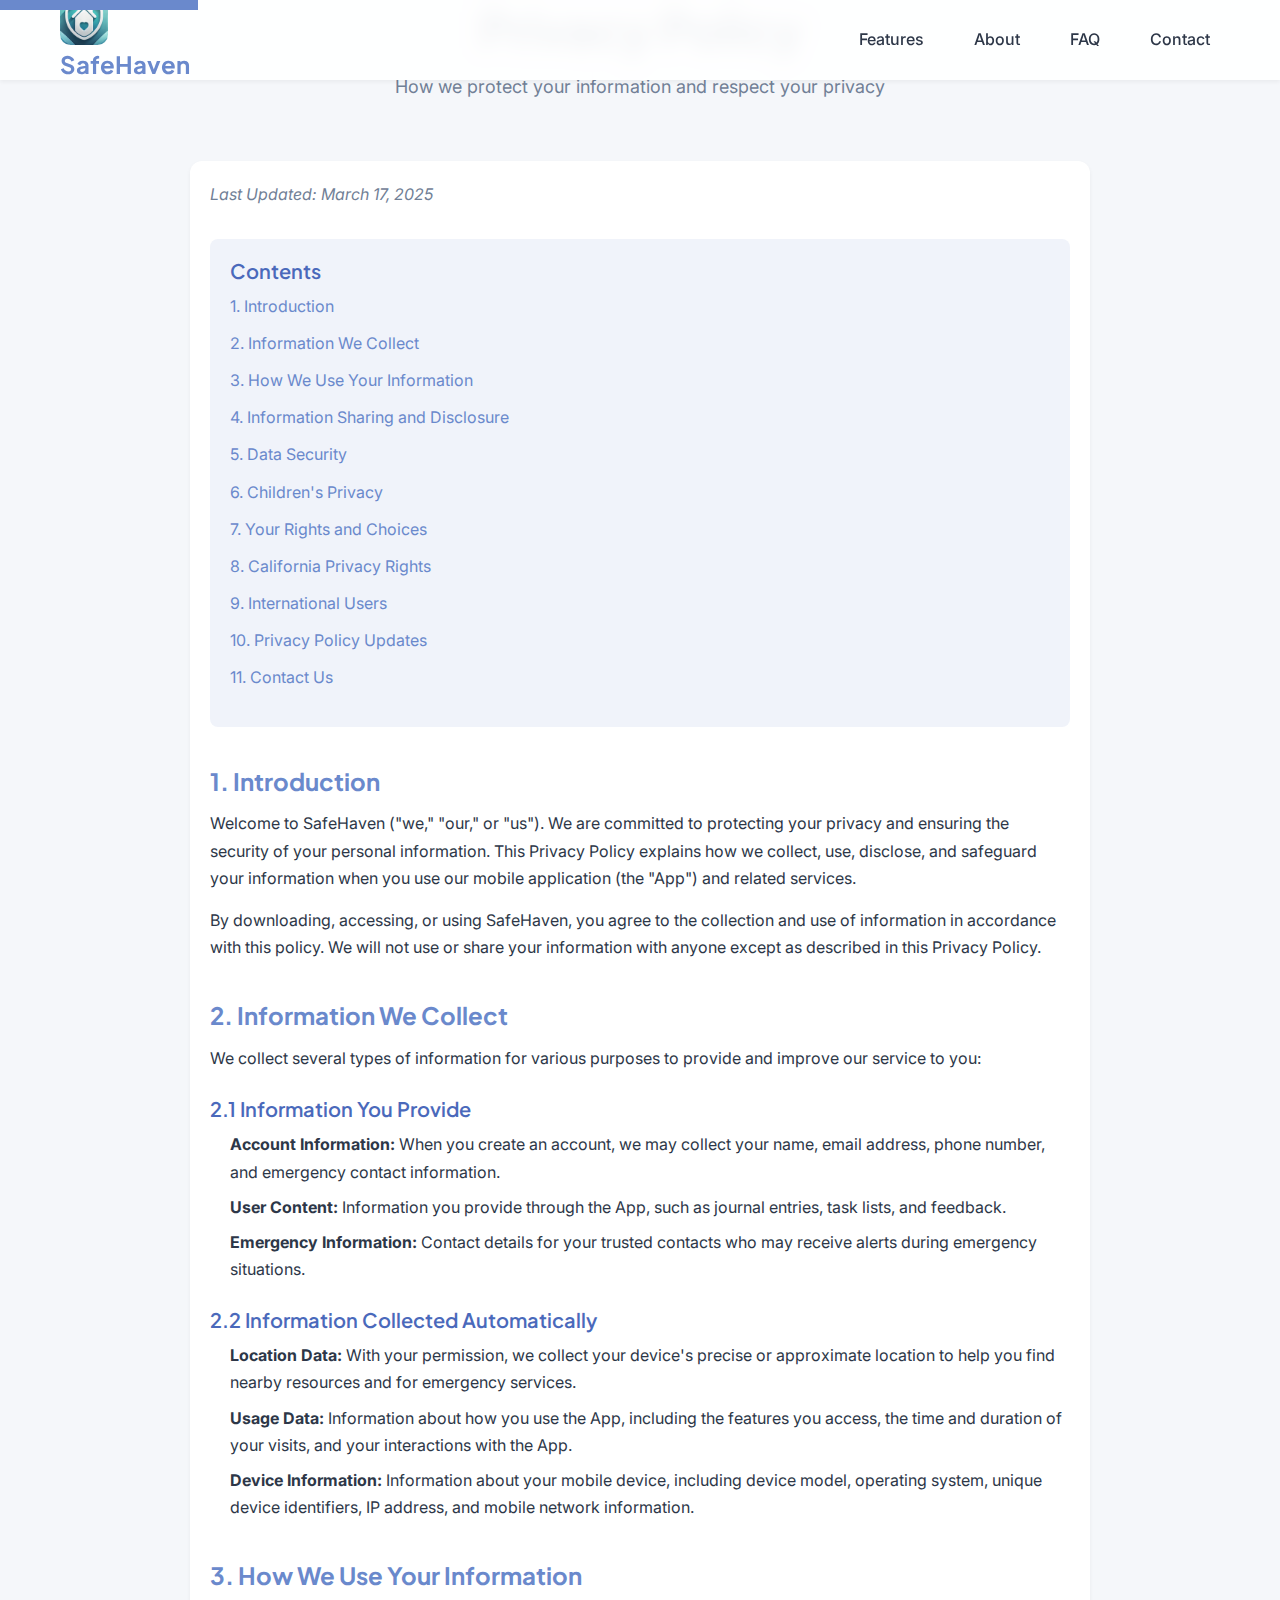
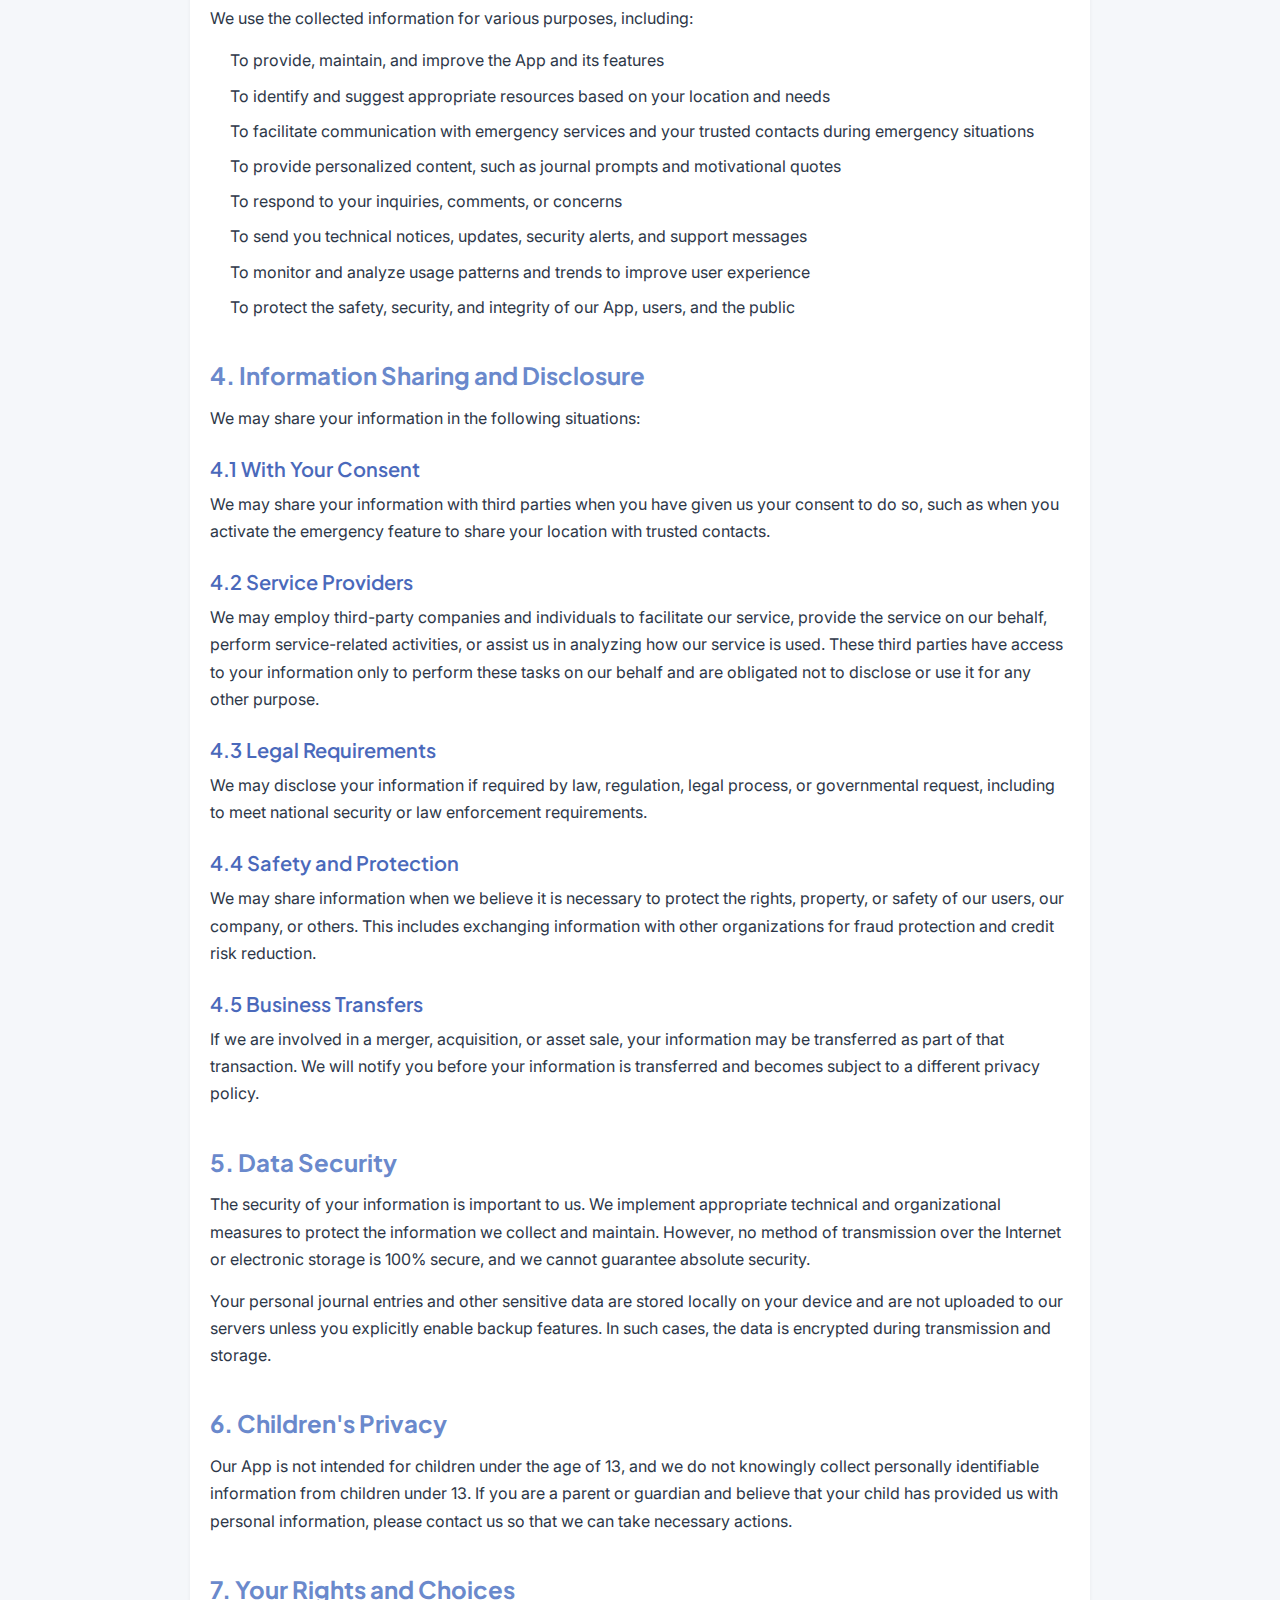
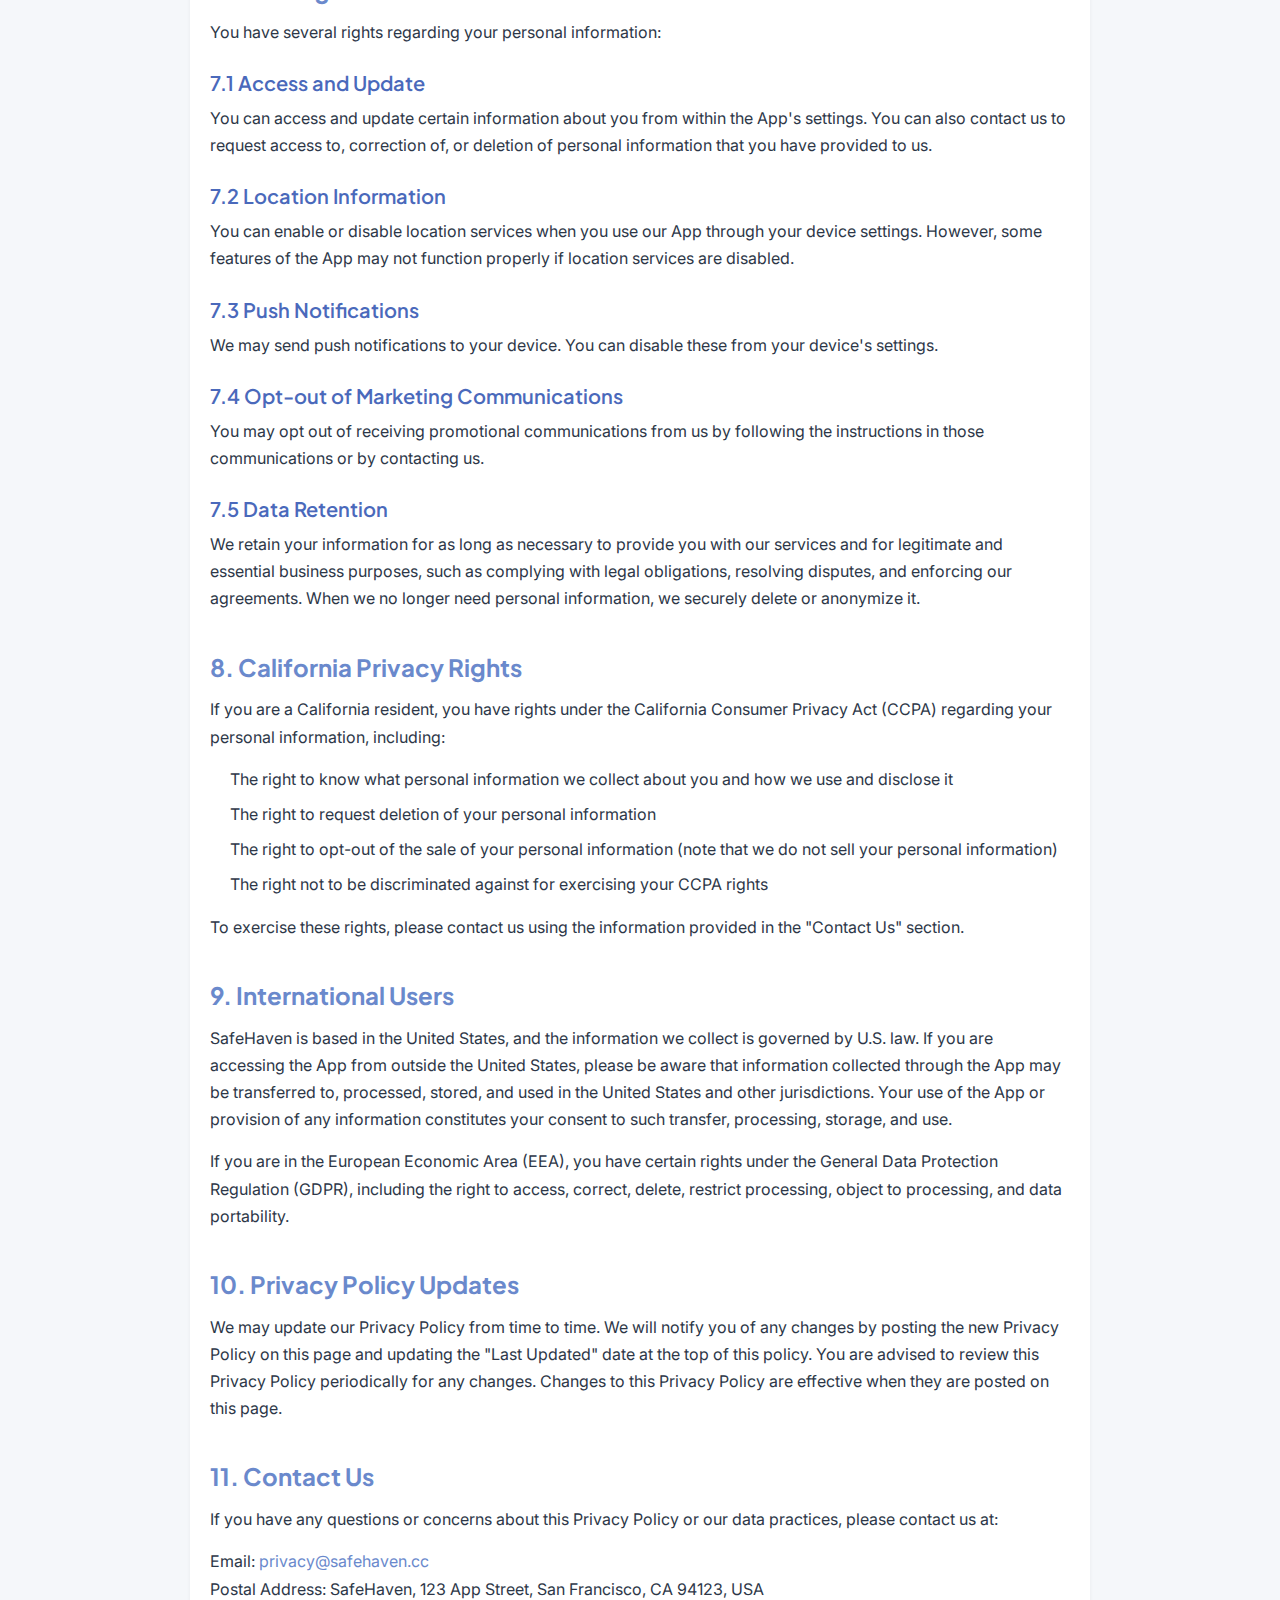
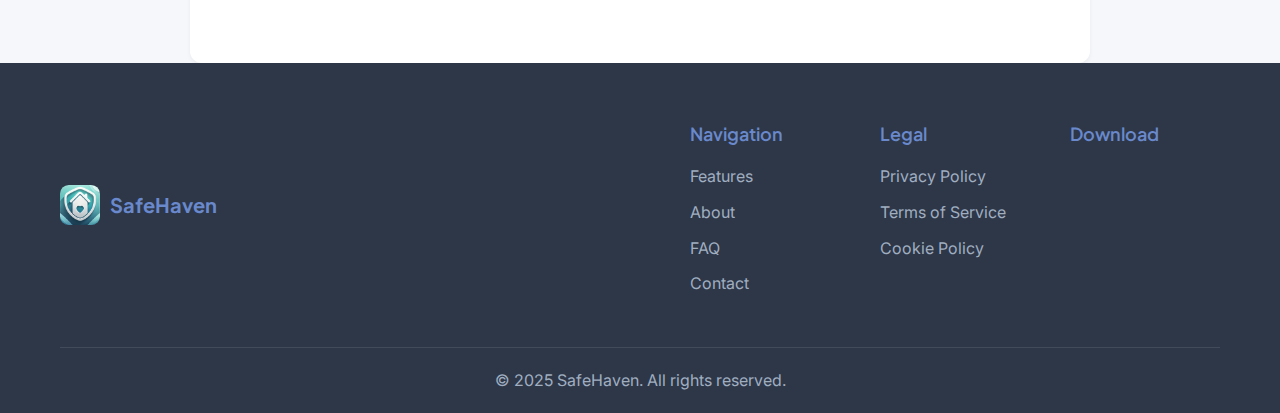
<file: privacy-policy.html>
<!DOCTYPE html>
<html lang="en">
<head>
    <meta charset="UTF-8">
    <meta name="viewport" content="width=device-width, initial-scale=1.0">
    <title>Privacy Policy - SafeHaven</title>
    <meta name="description" content="SafeHaven Privacy Policy - Learn how we protect your data and privacy.">
    <meta name="theme-color" content="#6A89CC">
    
    <!-- Favicon -->
    <link rel="shortcut icon" href="favicon.ico" type="image/x-icon">
    <link rel="apple-touch-icon" href="images/app-icon.png">
      
    <!-- Stylesheets -->
    <link rel="stylesheet" href="css/styles.css">
    <link rel="stylesheet" href="css/mobile-fixes.css">
    <link rel="stylesheet" href="css/button-fix.css">
    
    <!-- Google Fonts -->
    <link rel="preconnect" href="https://fonts.googleapis.com">
    <link rel="preconnect" href="https://fonts.gstatic.com" crossorigin>
    <link href="https://fonts.googleapis.com/css2?family=Inter:wght@400;500;600;700&family=Plus+Jakarta+Sans:wght@400;500;600;700&display=swap" rel="stylesheet">
    
    <!-- Font Awesome -->
    <link rel="stylesheet" href="https://cdnjs.cloudflare.com/ajax/libs/font-awesome/6.4.0/css/all.min.css" media="print" onload="this.media='all'">

    <style>
        /* Privacy Policy specific styles */
        .privacy-content {
            max-width: 900px;
            margin: 0 auto;
            padding: 2rem;
            background-color: var(--color-card-bg);
            border-radius: var(--border-radius-md);
            box-shadow: var(--shadow-sm);
        }
        
        .privacy-content h2 {
            color: var(--color-primary);
            margin-top: 4rem;
            margin-bottom: 1.5rem;
            font-size: 2.4rem;
        }
        
        .privacy-content h3 {
            color: var(--color-primary-dark);
            margin-top: 2.5rem;
            margin-bottom: 1rem;
            font-size: 2rem;
        }
        
        .privacy-content p {
            margin-bottom: 1.5rem;
            line-height: 1.7;
        }
        
        .privacy-content ul, 
        .privacy-content ol {
            margin-bottom: 1.5rem;
            padding-left: 2rem;
        }
        
        .privacy-content li {
            margin-bottom: 0.8rem;
            line-height: 1.7;
        }
        
        .privacy-content .last-updated {
            font-style: italic;
            color: var(--color-text-secondary);
            margin-bottom: 3rem;
        }
        
        .privacy-content .table-of-contents {
            background-color: rgba(106, 137, 204, 0.1);
            padding: 2rem;
            border-radius: var(--border-radius-sm);
            margin-bottom: 3rem;
        }
        
        .privacy-content .table-of-contents h3 {
            margin-top: 0;
        }
        
        .privacy-content .table-of-contents ul {
            list-style-type: none;
            padding-left: 0;
        }
        
        .privacy-content .table-of-contents li {
            margin-bottom: 1rem;
        }
        
        .privacy-content .table-of-contents a {
            text-decoration: none;
            color: var(--color-primary);
            transition: color 0.3s ease;
        }
        
        .privacy-content .table-of-contents a:hover {
            color: var(--color-primary-dark);
            text-decoration: underline;
        }
        
        .privacy-section {
            margin-bottom: 4rem;
            scroll-margin-top: 100px;
        }
        
        .back-to-top {
            position: fixed;
            bottom: 2rem;
            right: 2rem;
            width: 5rem;
            height: 5rem;
            background-color: var(--color-primary);
            color: white;
            border-radius: 50%;
            display: flex;
            align-items: center;
            justify-content: center;
            cursor: pointer;
            opacity: 0;
            transition: opacity 0.3s ease;
            box-shadow: var(--shadow-md);
            z-index: 100;
        }
        
        .back-to-top.visible {
            opacity: 1;
        }
        
        .back-to-top:hover {
            background-color: var(--color-primary-dark);
        }
        
        /* Responsive adjustments */
        @media (max-width: 768px) {
            .privacy-content {
                padding: 1.5rem;
            }
            
            .privacy-content h2 {
                font-size: 2.2rem;
            }
            
            .privacy-content h3 {
                font-size: 1.8rem;
            }
        }
    </style>
</head>
<body>
    <!-- Skip to main content link for accessibility -->
    <a href="#main" class="skip-link">Skip to main content</a>
    
    <!-- Header -->
    <header class="header" role="banner">
        <div class="container">
            <div class="header-content">
                <div class="logo">
                    <a href="index.html">
                        <img src="images/app-icon.png" alt="SafeHaven Logo" class="logo-img" width="48" height="48">
                        <span class="logo-text">SafeHaven</span>
                    </a>
                </div>
                <nav class="nav" role="navigation" aria-label="Main navigation">
                    <ul class="nav-list">
                        <li><a href="index.html#features">Features</a></li>
                        <li><a href="index.html#about">About</a></li>
                        <li><a href="index.html#faq">FAQ</a></li>
                        <li><a href="index.html#contact">Contact</a></li>
                    </ul>
                </nav>
                <button class="menu-toggle" aria-label="Toggle Menu" aria-expanded="false" aria-controls="mobile-menu">
                    <span></span>
                    <span></span>
                    <span></span>
                </button>
            </div>
        </div>
    </header>

    <!-- Main Content -->
    <main id="main">
        <section class="privacy-policy">
            <div class="container">
                <div class="section-header">
                    <h1>Privacy Policy</h1>
                    <p>How we protect your information and respect your privacy</p>
                </div>
                
                <div class="privacy-content">
                    <p class="last-updated">Last Updated: March 17, 2025</p>
                    
                    <div class="table-of-contents">
                        <h3>Contents</h3>
                        <ul>
                            <li><a href="#introduction">1. Introduction</a></li>
                            <li><a href="#information-collection">2. Information We Collect</a></li>
                            <li><a href="#information-use">3. How We Use Your Information</a></li>
                            <li><a href="#information-sharing">4. Information Sharing and Disclosure</a></li>
                            <li><a href="#data-security">5. Data Security</a></li>
                            <li><a href="#childrens-privacy">6. Children's Privacy</a></li>
                            <li><a href="#your-rights">7. Your Rights and Choices</a></li>
                            <li><a href="#california-privacy">8. California Privacy Rights</a></li>
                            <li><a href="#international-users">9. International Users</a></li>
                            <li><a href="#policy-updates">10. Privacy Policy Updates</a></li>
                            <li><a href="#contact-us">11. Contact Us</a></li>
                        </ul>
                    </div>
                    
                    <div id="introduction" class="privacy-section">
                        <h2>1. Introduction</h2>
                        <p>Welcome to SafeHaven ("we," "our," or "us"). We are committed to protecting your privacy and ensuring the security of your personal information. This Privacy Policy explains how we collect, use, disclose, and safeguard your information when you use our mobile application (the "App") and related services.</p>
                        <p>By downloading, accessing, or using SafeHaven, you agree to the collection and use of information in accordance with this policy. We will not use or share your information with anyone except as described in this Privacy Policy.</p>
                    </div>
                    
                    <div id="information-collection" class="privacy-section">
                        <h2>2. Information We Collect</h2>
                        <p>We collect several types of information for various purposes to provide and improve our service to you:</p>
                        
                        <h3>2.1 Information You Provide</h3>
                        <ul>
                            <li><strong>Account Information:</strong> When you create an account, we may collect your name, email address, phone number, and emergency contact information.</li>
                            <li><strong>User Content:</strong> Information you provide through the App, such as journal entries, task lists, and feedback.</li>
                            <li><strong>Emergency Information:</strong> Contact details for your trusted contacts who may receive alerts during emergency situations.</li>
                        </ul>
                        
                        <h3>2.2 Information Collected Automatically</h3>
                        <ul>
                            <li><strong>Location Data:</strong> With your permission, we collect your device's precise or approximate location to help you find nearby resources and for emergency services.</li>
                            <li><strong>Usage Data:</strong> Information about how you use the App, including the features you access, the time and duration of your visits, and your interactions with the App.</li>
                            <li><strong>Device Information:</strong> Information about your mobile device, including device model, operating system, unique device identifiers, IP address, and mobile network information.</li>
                        </ul>
                    </div>
                    
                    <div id="information-use" class="privacy-section">
                        <h2>3. How We Use Your Information</h2>
                        <p>We use the collected information for various purposes, including:</p>
                        <ul>
                            <li>To provide, maintain, and improve the App and its features</li>
                            <li>To identify and suggest appropriate resources based on your location and needs</li>
                            <li>To facilitate communication with emergency services and your trusted contacts during emergency situations</li>
                            <li>To provide personalized content, such as journal prompts and motivational quotes</li>
                            <li>To respond to your inquiries, comments, or concerns</li>
                            <li>To send you technical notices, updates, security alerts, and support messages</li>
                            <li>To monitor and analyze usage patterns and trends to improve user experience</li>
                            <li>To protect the safety, security, and integrity of our App, users, and the public</li>
                        </ul>
                    </div>
                    
                    <div id="information-sharing" class="privacy-section">
                        <h2>4. Information Sharing and Disclosure</h2>
                        <p>We may share your information in the following situations:</p>
                        
                        <h3>4.1 With Your Consent</h3>
                        <p>We may share your information with third parties when you have given us your consent to do so, such as when you activate the emergency feature to share your location with trusted contacts.</p>
                        
                        <h3>4.2 Service Providers</h3>
                        <p>We may employ third-party companies and individuals to facilitate our service, provide the service on our behalf, perform service-related activities, or assist us in analyzing how our service is used. These third parties have access to your information only to perform these tasks on our behalf and are obligated not to disclose or use it for any other purpose.</p>
                        
                        <h3>4.3 Legal Requirements</h3>
                        <p>We may disclose your information if required by law, regulation, legal process, or governmental request, including to meet national security or law enforcement requirements.</p>
                        
                        <h3>4.4 Safety and Protection</h3>
                        <p>We may share information when we believe it is necessary to protect the rights, property, or safety of our users, our company, or others. This includes exchanging information with other organizations for fraud protection and credit risk reduction.</p>
                        
                        <h3>4.5 Business Transfers</h3>
                        <p>If we are involved in a merger, acquisition, or asset sale, your information may be transferred as part of that transaction. We will notify you before your information is transferred and becomes subject to a different privacy policy.</p>
                    </div>
                    
                    <div id="data-security" class="privacy-section">
                        <h2>5. Data Security</h2>
                        <p>The security of your information is important to us. We implement appropriate technical and organizational measures to protect the information we collect and maintain. However, no method of transmission over the Internet or electronic storage is 100% secure, and we cannot guarantee absolute security.</p>
                        <p>Your personal journal entries and other sensitive data are stored locally on your device and are not uploaded to our servers unless you explicitly enable backup features. In such cases, the data is encrypted during transmission and storage.</p>
                    </div>
                    
                    <div id="childrens-privacy" class="privacy-section">
                        <h2>6. Children's Privacy</h2>
                        <p>Our App is not intended for children under the age of 13, and we do not knowingly collect personally identifiable information from children under 13. If you are a parent or guardian and believe that your child has provided us with personal information, please contact us so that we can take necessary actions.</p>
                    </div>
                    
                    <div id="your-rights" class="privacy-section">
                        <h2>7. Your Rights and Choices</h2>
                        <p>You have several rights regarding your personal information:</p>
                        
                        <h3>7.1 Access and Update</h3>
                        <p>You can access and update certain information about you from within the App's settings. You can also contact us to request access to, correction of, or deletion of personal information that you have provided to us.</p>
                        
                        <h3>7.2 Location Information</h3>
                        <p>You can enable or disable location services when you use our App through your device settings. However, some features of the App may not function properly if location services are disabled.</p>
                        
                        <h3>7.3 Push Notifications</h3>
                        <p>We may send push notifications to your device. You can disable these from your device's settings.</p>
                        
                        <h3>7.4 Opt-out of Marketing Communications</h3>
                        <p>You may opt out of receiving promotional communications from us by following the instructions in those communications or by contacting us.</p>
                        
                        <h3>7.5 Data Retention</h3>
                        <p>We retain your information for as long as necessary to provide you with our services and for legitimate and essential business purposes, such as complying with legal obligations, resolving disputes, and enforcing our agreements. When we no longer need personal information, we securely delete or anonymize it.</p>
                    </div>
                    
                    <div id="california-privacy" class="privacy-section">
                        <h2>8. California Privacy Rights</h2>
                        <p>If you are a California resident, you have rights under the California Consumer Privacy Act (CCPA) regarding your personal information, including:</p>
                        <ul>
                            <li>The right to know what personal information we collect about you and how we use and disclose it</li>
                            <li>The right to request deletion of your personal information</li>
                            <li>The right to opt-out of the sale of your personal information (note that we do not sell your personal information)</li>
                            <li>The right not to be discriminated against for exercising your CCPA rights</li>
                        </ul>
                        <p>To exercise these rights, please contact us using the information provided in the "Contact Us" section.</p>
                    </div>
                    
                    <div id="international-users" class="privacy-section">
                        <h2>9. International Users</h2>
                        <p>SafeHaven is based in the United States, and the information we collect is governed by U.S. law. If you are accessing the App from outside the United States, please be aware that information collected through the App may be transferred to, processed, stored, and used in the United States and other jurisdictions. Your use of the App or provision of any information constitutes your consent to such transfer, processing, storage, and use.</p>
                        <p>If you are in the European Economic Area (EEA), you have certain rights under the General Data Protection Regulation (GDPR), including the right to access, correct, delete, restrict processing, object to processing, and data portability.</p>
                    </div>
                    
                    <div id="policy-updates" class="privacy-section">
                        <h2>10. Privacy Policy Updates</h2>
                        <p>We may update our Privacy Policy from time to time. We will notify you of any changes by posting the new Privacy Policy on this page and updating the "Last Updated" date at the top of this policy. You are advised to review this Privacy Policy periodically for any changes. Changes to this Privacy Policy are effective when they are posted on this page.</p>
                    </div>
                    
                    <div id="contact-us" class="privacy-section">
                        <h2>11. Contact Us</h2>
                        <p>If you have any questions or concerns about this Privacy Policy or our data practices, please contact us at:</p>
                        <p>
                            Email: <a href="mailto:privacy@safehaven.cc">privacy@safehaven.cc</a><br>
                            Postal Address: SafeHaven, 123 App Street, San Francisco, CA 94123, USA
                        </p>
                    </div>
                </div>
            </div>
        </section>
    </main>

    <!-- Back to top button -->
    <button class="back-to-top" aria-label="Back to top">
        <i class="fas fa-arrow-up"></i>
    </button>

    <!-- Footer -->
    <footer class="footer" role="contentinfo">
        <div class="container">
            <div class="footer-content">
                <div class="footer-logo">
                    <img src="images/app-icon.png" alt="SafeHaven Logo" class="footer-logo-img" width="40" height="40" loading="lazy">
                    <span class="footer-logo-text">SafeHaven</span>
                </div>
                <div class="footer-links">
                    <div class="footer-column">
                        <h4>Navigation</h4>
                        <ul>
                            <li><a href="index.html#features">Features</a></li>
                            <li><a href="index.html#about">About</a></li>
                            <li><a href="index.html#faq">FAQ</a></li>
                            <li><a href="index.html#contact">Contact</a></li>
                        </ul>
                    </div>
                    <div class="footer-column">
                        <h4>Legal</h4>
                        <ul>
                            <li><a href="privacy-policy.html">Privacy Policy</a></li>
                            <li><a href="terms.html">Terms of Service</a></li>
                            <li><a href="cookie-policy.html">Cookie Policy</a></li>
                        </ul>
                    </div>
                    <div class="footer-column">
                        <h4>Download</h4>
                        <div class="footer-download-btn">
                            <a href="#" class="app-store-btn" aria-label="Download on the App Store">
                                <img src="images/appstore-badge.png" alt="Download on the App Store" width="150" height="40" loading="lazy">
                            </a>
                        </div>
                    </div>
                </div>
            </div>
            <div class="footer-bottom">
                <p>&copy; 2025 SafeHaven. All rights reserved.</p>
            </div>
        </div>
    </footer>

    <!-- Scripts -->
    <script>
        document.addEventListener('DOMContentLoaded', function() {
            // Mobile menu toggle
            const menuToggle = document.querySelector('.menu-toggle');
            const nav = document.querySelector('.nav');
            
            if (menuToggle && nav) {
                menuToggle.addEventListener('click', function() {
                    const isExpanded = menuToggle.getAttribute('aria-expanded') === 'true';
                    menuToggle.setAttribute('aria-expanded', !isExpanded);
                    menuToggle.classList.toggle('active');
                    nav.classList.toggle('active');
                });
            }
            
            // Back to top button behavior
            const backToTopButton = document.querySelector('.back-to-top');
            
            if (backToTopButton) {
                // Show button when scrolling down
                window.addEventListener('scroll', function() {
                    if (window.scrollY > 300) {
                        backToTopButton.classList.add('visible');
                    } else {
                        backToTopButton.classList.remove('visible');
                    }
                });
                
                // Scroll to top when clicked
                backToTopButton.addEventListener('click', function() {
                    window.scrollTo({
                        top: 0,
                        behavior: 'smooth'
                    });
                });
            }
        });
    </script>
</body>
</html>
</file>
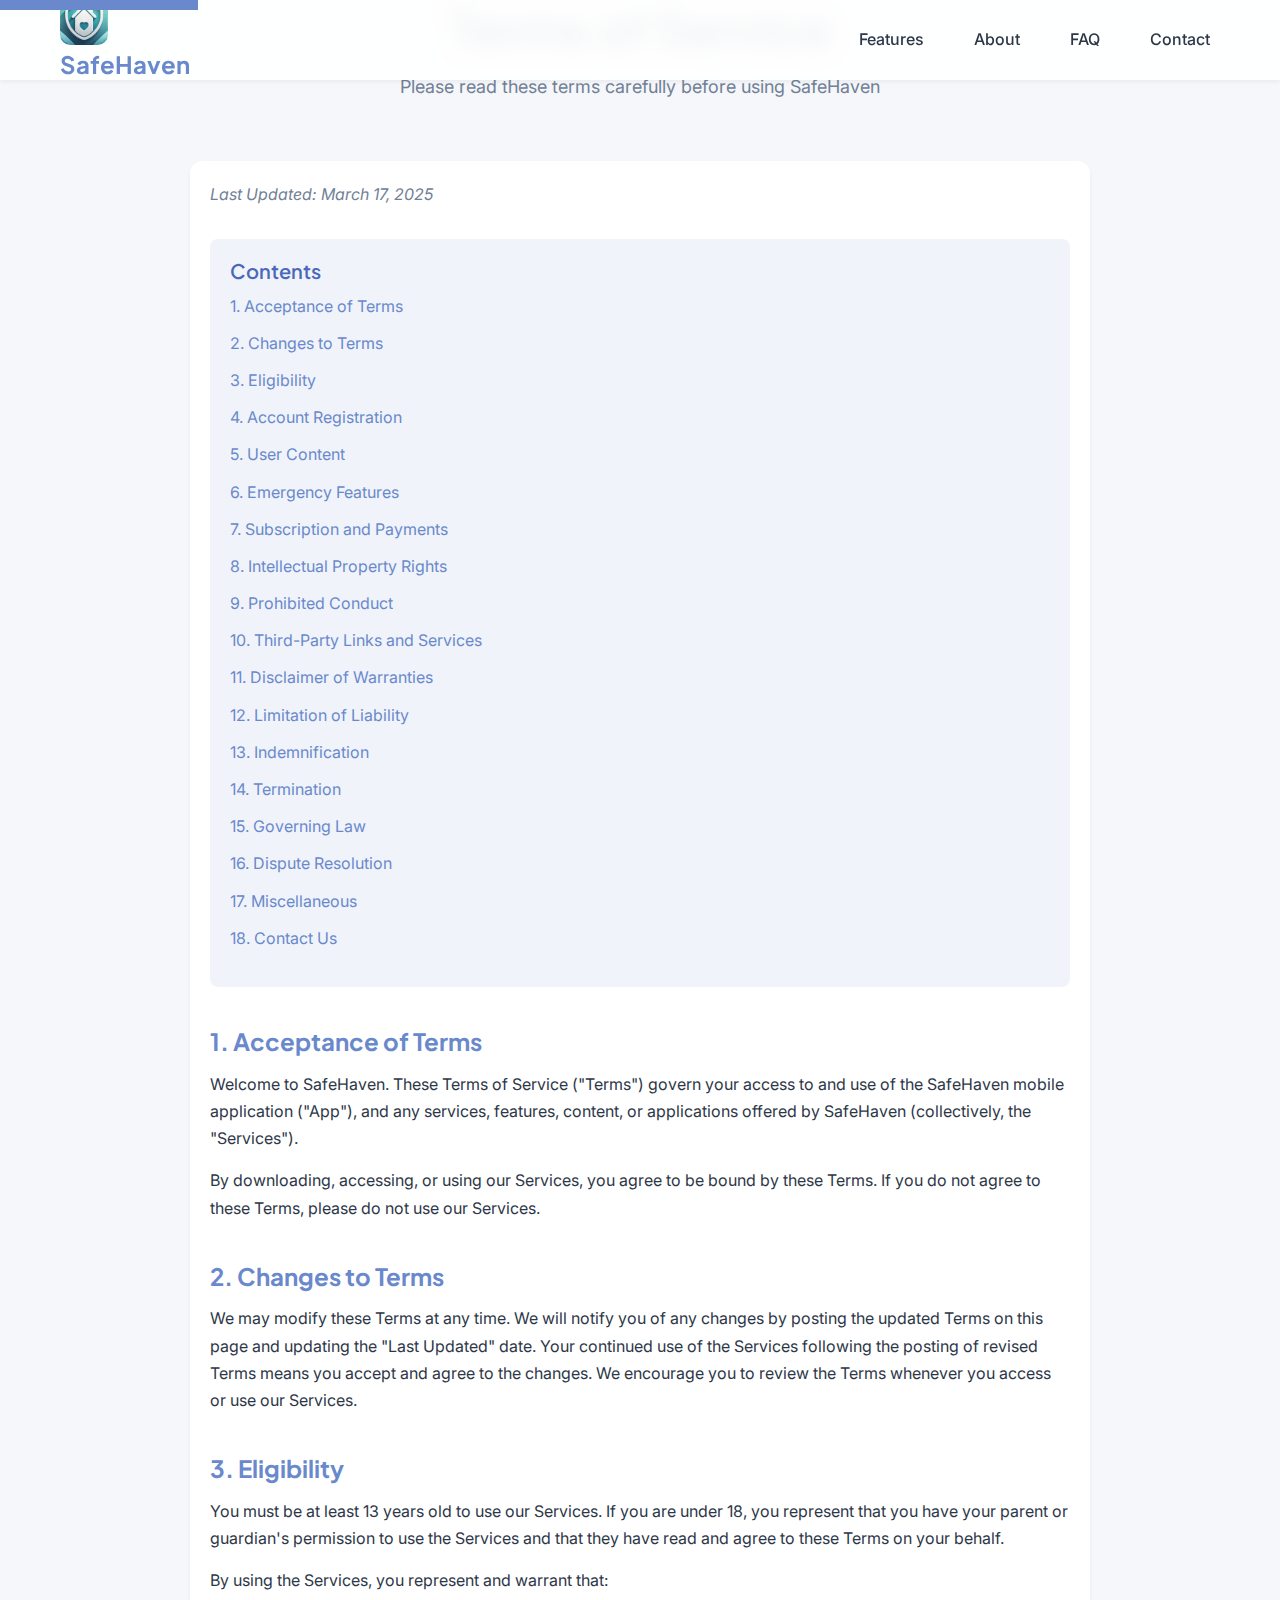
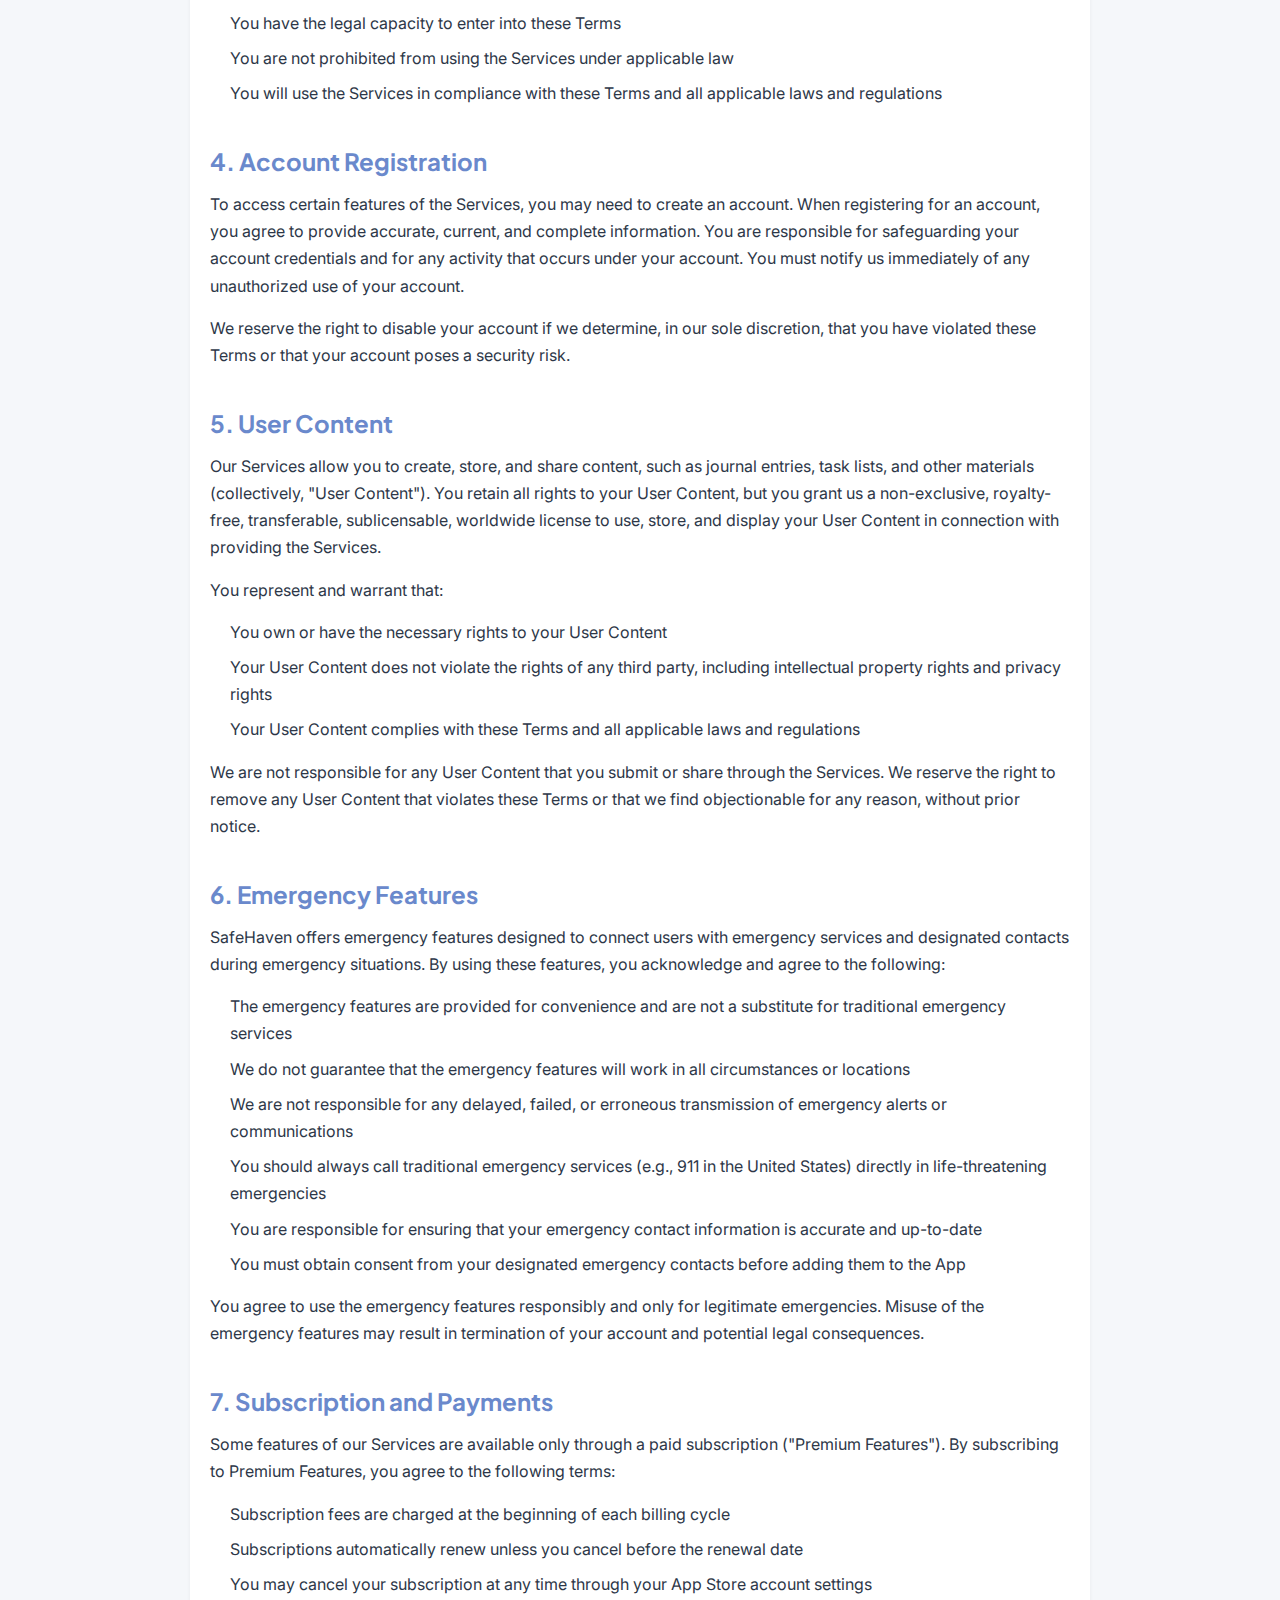
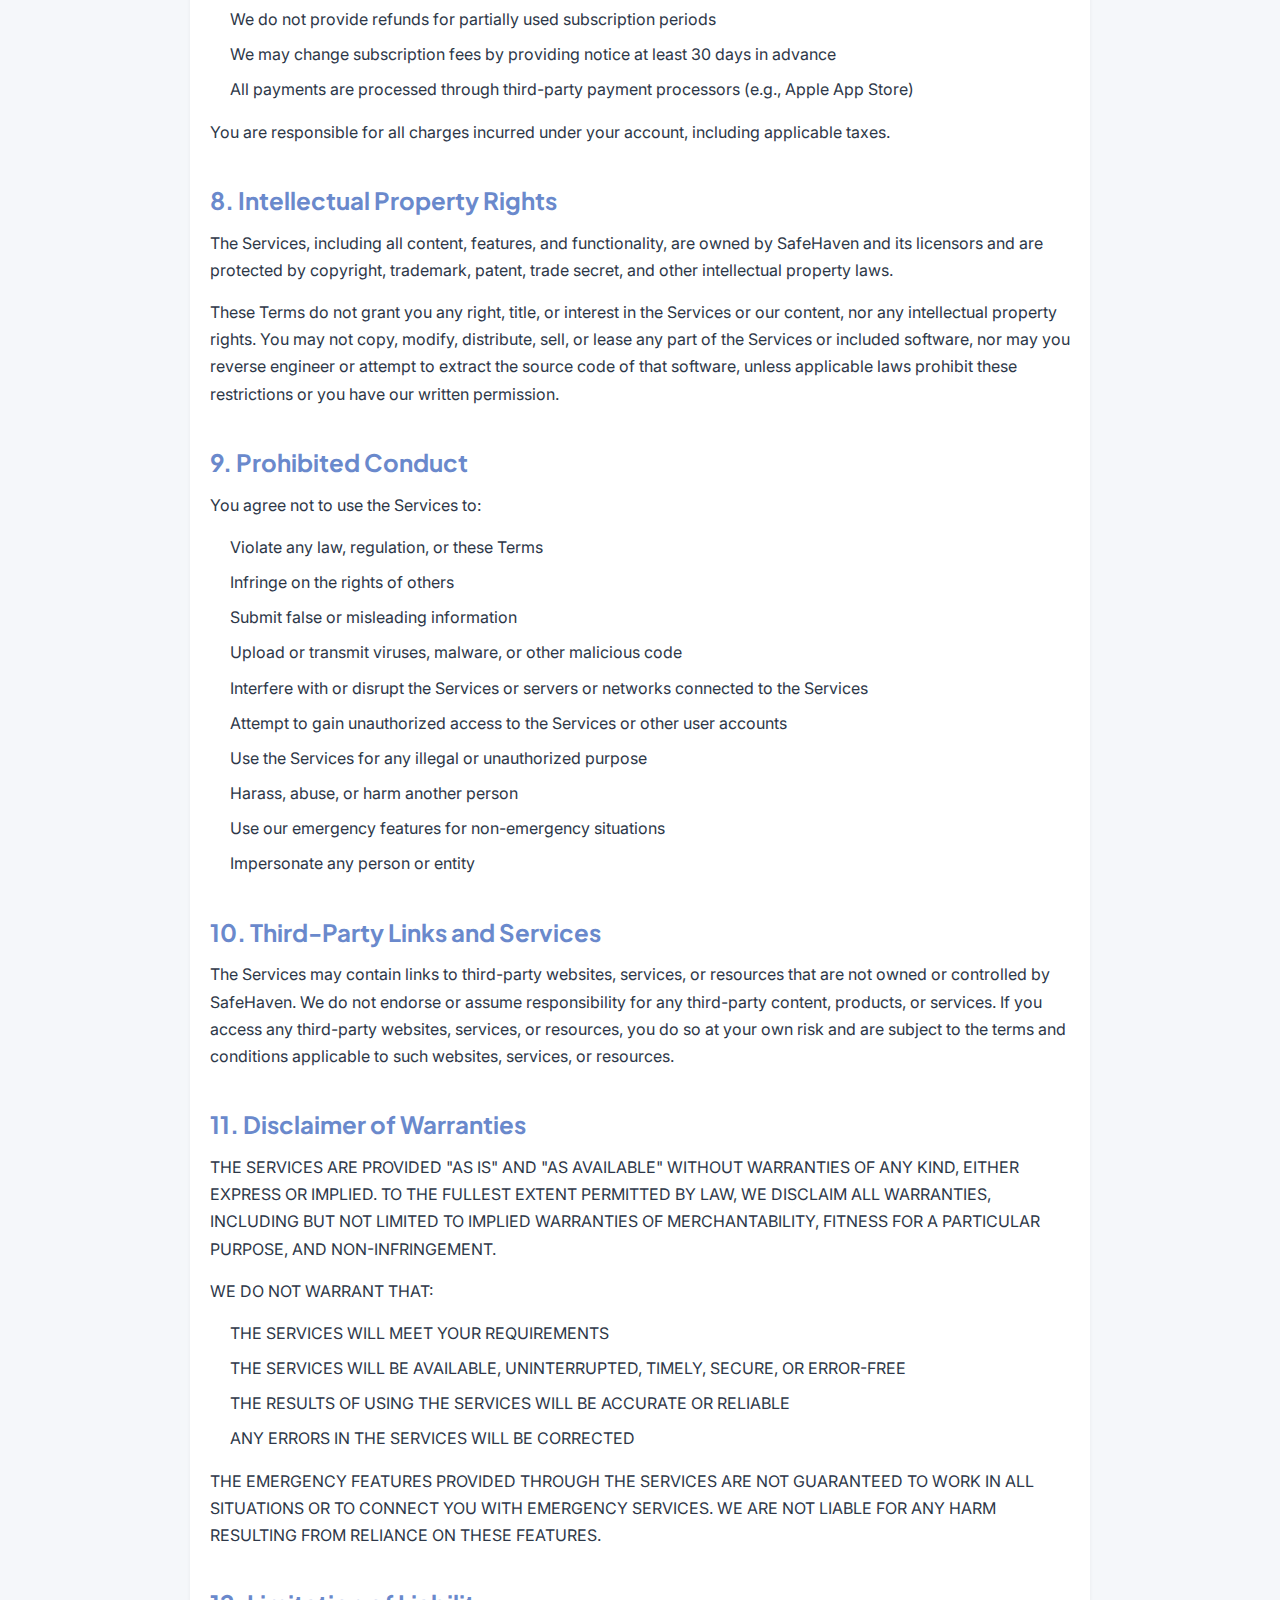
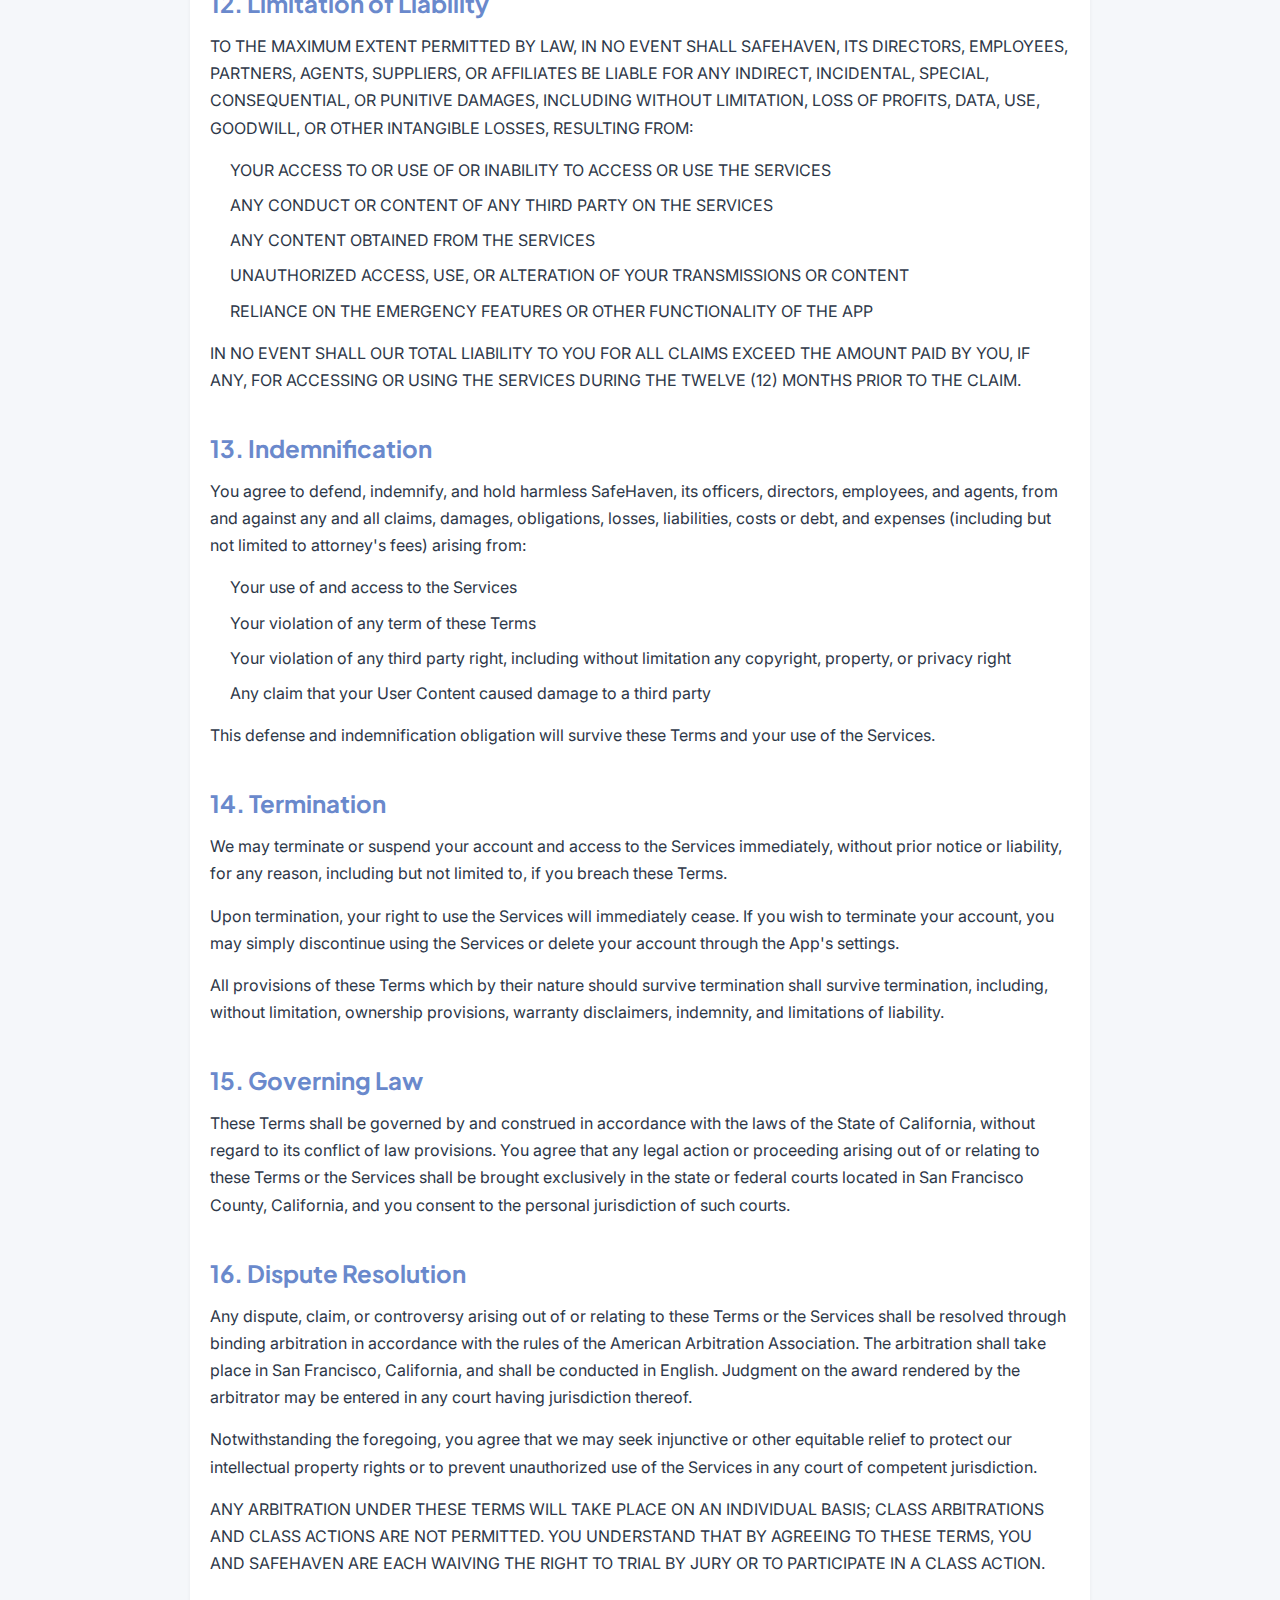
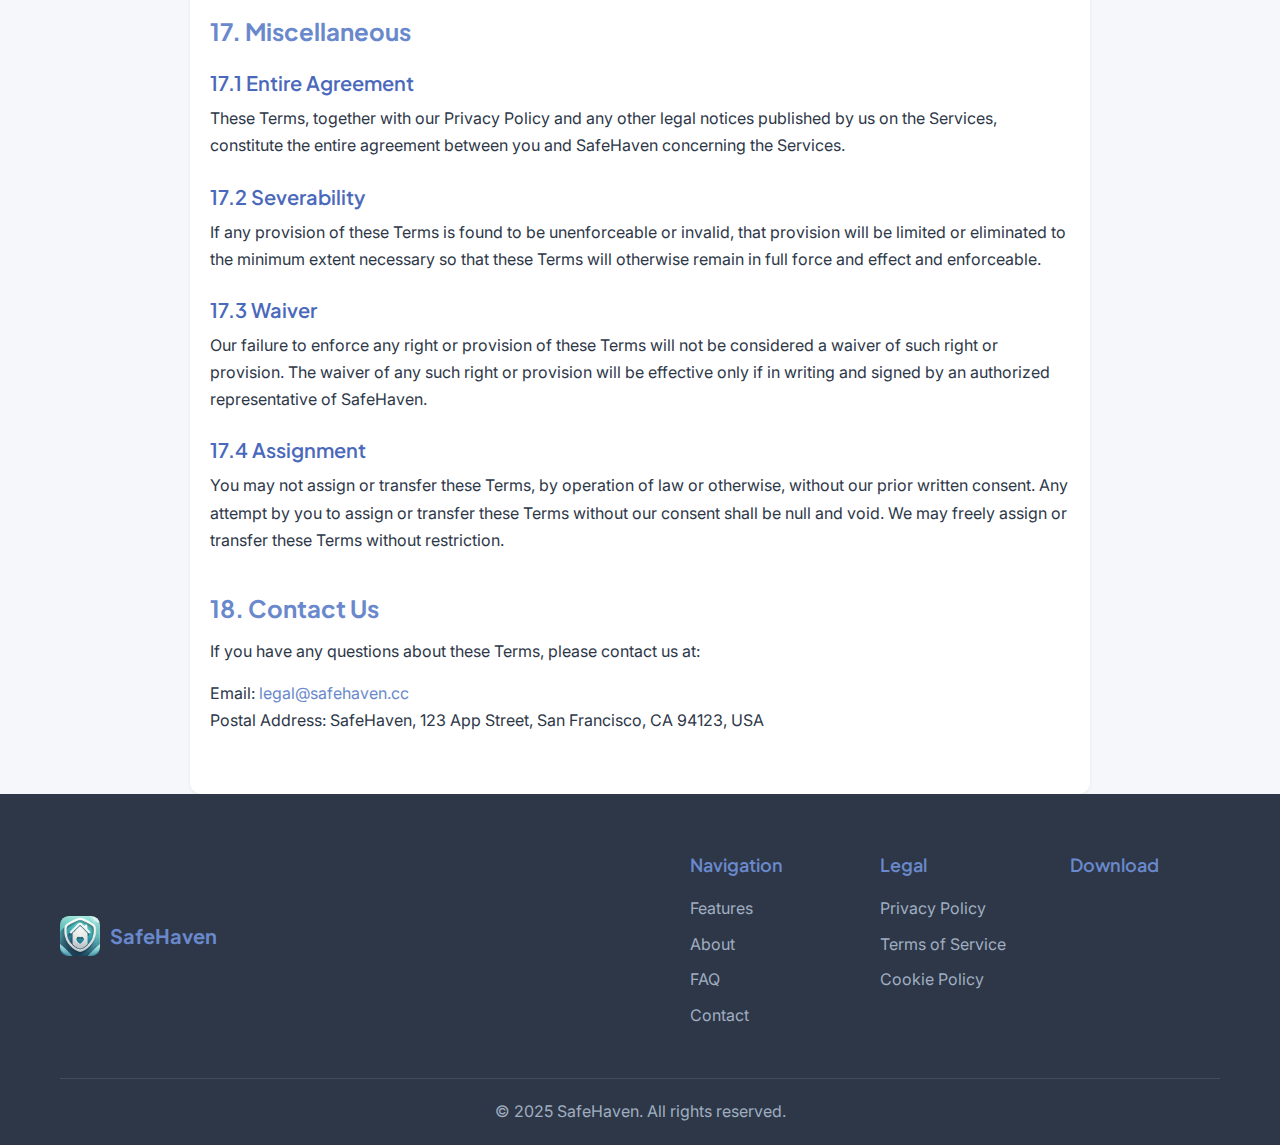
<file: terms-service.html>
<!DOCTYPE html>
<html lang="en">
<head>
    <meta charset="UTF-8">
    <meta name="viewport" content="width=device-width, initial-scale=1.0">
    <title>Terms of Service - SafeHaven</title>
    <meta name="description" content="SafeHaven Terms of Service - Learn about the terms governing your use of our app.">
    <meta name="theme-color" content="#6A89CC">
    
    <!-- Favicon -->
    <link rel="shortcut icon" href="favicon.ico" type="image/x-icon">
    <link rel="apple-touch-icon" href="images/app-icon.png">
      
    <!-- Stylesheets -->
    <link rel="stylesheet" href="css/styles.css">
    <link rel="stylesheet" href="css/mobile-fixes.css">
    <link rel="stylesheet" href="css/button-fix.css">
    
    <!-- Google Fonts -->
    <link rel="preconnect" href="https://fonts.googleapis.com">
    <link rel="preconnect" href="https://fonts.gstatic.com" crossorigin>
    <link href="https://fonts.googleapis.com/css2?family=Inter:wght@400;500;600;700&family=Plus+Jakarta+Sans:wght@400;500;600;700&display=swap" rel="stylesheet">
    
    <!-- Font Awesome -->
    <link rel="stylesheet" href="https://cdnjs.cloudflare.com/ajax/libs/font-awesome/6.4.0/css/all.min.css" media="print" onload="this.media='all'">

    <style>
        /* Terms of Service specific styles */
        .terms-content {
            max-width: 900px;
            margin: 0 auto;
            padding: 2rem;
            background-color: var(--color-card-bg);
            border-radius: var(--border-radius-md);
            box-shadow: var(--shadow-sm);
        }
        
        .terms-content h2 {
            color: var(--color-primary);
            margin-top: 4rem;
            margin-bottom: 1.5rem;
            font-size: 2.4rem;
        }
        
        .terms-content h3 {
            color: var(--color-primary-dark);
            margin-top: 2.5rem;
            margin-bottom: 1rem;
            font-size: 2rem;
        }
        
        .terms-content p {
            margin-bottom: 1.5rem;
            line-height: 1.7;
        }
        
        .terms-content ul, 
        .terms-content ol {
            margin-bottom: 1.5rem;
            padding-left: 2rem;
        }
        
        .terms-content li {
            margin-bottom: 0.8rem;
            line-height: 1.7;
        }
        
        .terms-content .last-updated {
            font-style: italic;
            color: var(--color-text-secondary);
            margin-bottom: 3rem;
        }
        
        .terms-content .table-of-contents {
            background-color: rgba(106, 137, 204, 0.1);
            padding: 2rem;
            border-radius: var(--border-radius-sm);
            margin-bottom: 3rem;
        }
        
        .terms-content .table-of-contents h3 {
            margin-top: 0;
        }
        
        .terms-content .table-of-contents ul {
            list-style-type: none;
            padding-left: 0;
        }
        
        .terms-content .table-of-contents li {
            margin-bottom: 1rem;
        }
        
        .terms-content .table-of-contents a {
            text-decoration: none;
            color: var(--color-primary);
            transition: color 0.3s ease;
        }
        
        .terms-content .table-of-contents a:hover {
            color: var(--color-primary-dark);
            text-decoration: underline;
        }
        
        .terms-section {
            margin-bottom: 4rem;
            scroll-margin-top: 100px;
        }
        
        .back-to-top {
            position: fixed;
            bottom: 2rem;
            right: 2rem;
            width: 5rem;
            height: 5rem;
            background-color: var(--color-primary);
            color: white;
            border-radius: 50%;
            display: flex;
            align-items: center;
            justify-content: center;
            cursor: pointer;
            opacity: 0;
            transition: opacity 0.3s ease;
            box-shadow: var(--shadow-md);
            z-index: 100;
        }
        
        .back-to-top.visible {
            opacity: 1;
        }
        
        .back-to-top:hover {
            background-color: var(--color-primary-dark);
        }
        
        /* Responsive adjustments */
        @media (max-width: 768px) {
            .terms-content {
                padding: 1.5rem;
            }
            
            .terms-content h2 {
                font-size: 2.2rem;
            }
            
            .terms-content h3 {
                font-size: 1.8rem;
            }
        }
    </style>
</head>
<body>
    <!-- Skip to main content link for accessibility -->
    <a href="#main" class="skip-link">Skip to main content</a>
    
    <!-- Header -->
    <header class="header" role="banner">
        <div class="container">
            <div class="header-content">
                <div class="logo">
                    <a href="index.html">
                        <img src="images/app-icon.png" alt="SafeHaven Logo" class="logo-img" width="48" height="48">
                        <span class="logo-text">SafeHaven</span>
                    </a>
                </div>
                <nav class="nav" role="navigation" aria-label="Main navigation">
                    <ul class="nav-list">
                        <li><a href="index.html#features">Features</a></li>
                        <li><a href="index.html#about">About</a></li>
                        <li><a href="index.html#faq">FAQ</a></li>
                        <li><a href="index.html#contact">Contact</a></li>
                    </ul>
                </nav>
                <button class="menu-toggle" aria-label="Toggle Menu" aria-expanded="false" aria-controls="mobile-menu">
                    <span></span>
                    <span></span>
                    <span></span>
                </button>
            </div>
        </div>
    </header>

    <!-- Main Content -->
    <main id="main">
        <section class="terms-of-service">
            <div class="container">
                <div class="section-header">
                    <h1>Terms of Service</h1>
                    <p>Please read these terms carefully before using SafeHaven</p>
                </div>
                
                <div class="terms-content">
                    <p class="last-updated">Last Updated: March 17, 2025</p>
                    
                    <div class="table-of-contents">
                        <h3>Contents</h3>
                        <ul>
                            <li><a href="#acceptance">1. Acceptance of Terms</a></li>
                            <li><a href="#changes">2. Changes to Terms</a></li>
                            <li><a href="#eligibility">3. Eligibility</a></li>
                            <li><a href="#account">4. Account Registration</a></li>
                            <li><a href="#user-content">5. User Content</a></li>
                            <li><a href="#emergency-features">6. Emergency Features</a></li>
                            <li><a href="#subscription">7. Subscription and Payments</a></li>
                            <li><a href="#intellectual-property">8. Intellectual Property Rights</a></li>
                            <li><a href="#prohibited-conduct">9. Prohibited Conduct</a></li>
                            <li><a href="#third-party">10. Third-Party Links and Services</a></li>
                            <li><a href="#disclaimer">11. Disclaimer of Warranties</a></li>
                            <li><a href="#limitation">12. Limitation of Liability</a></li>
                            <li><a href="#indemnification">13. Indemnification</a></li>
                            <li><a href="#termination">14. Termination</a></li>
                            <li><a href="#governing-law">15. Governing Law</a></li>
                            <li><a href="#dispute-resolution">16. Dispute Resolution</a></li>
                            <li><a href="#miscellaneous">17. Miscellaneous</a></li>
                            <li><a href="#contact-us">18. Contact Us</a></li>
                        </ul>
                    </div>
                    
                    <div id="acceptance" class="terms-section">
                        <h2>1. Acceptance of Terms</h2>
                        <p>Welcome to SafeHaven. These Terms of Service ("Terms") govern your access to and use of the SafeHaven mobile application ("App"), and any services, features, content, or applications offered by SafeHaven (collectively, the "Services").</p>
                        <p>By downloading, accessing, or using our Services, you agree to be bound by these Terms. If you do not agree to these Terms, please do not use our Services.</p>
                    </div>
                    
                    <div id="changes" class="terms-section">
                        <h2>2. Changes to Terms</h2>
                        <p>We may modify these Terms at any time. We will notify you of any changes by posting the updated Terms on this page and updating the "Last Updated" date. Your continued use of the Services following the posting of revised Terms means you accept and agree to the changes. We encourage you to review the Terms whenever you access or use our Services.</p>
                    </div>
                    
                    <div id="eligibility" class="terms-section">
                        <h2>3. Eligibility</h2>
                        <p>You must be at least 13 years old to use our Services. If you are under 18, you represent that you have your parent or guardian's permission to use the Services and that they have read and agree to these Terms on your behalf.</p>
                        <p>By using the Services, you represent and warrant that:</p>
                        <ul>
                            <li>You have the legal capacity to enter into these Terms</li>
                            <li>You are not prohibited from using the Services under applicable law</li>
                            <li>You will use the Services in compliance with these Terms and all applicable laws and regulations</li>
                        </ul>
                    </div>
                    
                    <div id="account" class="terms-section">
                        <h2>4. Account Registration</h2>
                        <p>To access certain features of the Services, you may need to create an account. When registering for an account, you agree to provide accurate, current, and complete information. You are responsible for safeguarding your account credentials and for any activity that occurs under your account. You must notify us immediately of any unauthorized use of your account.</p>
                        <p>We reserve the right to disable your account if we determine, in our sole discretion, that you have violated these Terms or that your account poses a security risk.</p>
                    </div>
                    
                    <div id="user-content" class="terms-section">
                        <h2>5. User Content</h2>
                        <p>Our Services allow you to create, store, and share content, such as journal entries, task lists, and other materials (collectively, "User Content"). You retain all rights to your User Content, but you grant us a non-exclusive, royalty-free, transferable, sublicensable, worldwide license to use, store, and display your User Content in connection with providing the Services.</p>
                        <p>You represent and warrant that:</p>
                        <ul>
                            <li>You own or have the necessary rights to your User Content</li>
                            <li>Your User Content does not violate the rights of any third party, including intellectual property rights and privacy rights</li>
                            <li>Your User Content complies with these Terms and all applicable laws and regulations</li>
                        </ul>
                        <p>We are not responsible for any User Content that you submit or share through the Services. We reserve the right to remove any User Content that violates these Terms or that we find objectionable for any reason, without prior notice.</p>
                    </div>
                    
                    <div id="emergency-features" class="terms-section">
                        <h2>6. Emergency Features</h2>
                        <p>SafeHaven offers emergency features designed to connect users with emergency services and designated contacts during emergency situations. By using these features, you acknowledge and agree to the following:</p>
                        <ul>
                            <li>The emergency features are provided for convenience and are not a substitute for traditional emergency services</li>
                            <li>We do not guarantee that the emergency features will work in all circumstances or locations</li>
                            <li>We are not responsible for any delayed, failed, or erroneous transmission of emergency alerts or communications</li>
                            <li>You should always call traditional emergency services (e.g., 911 in the United States) directly in life-threatening emergencies</li>
                            <li>You are responsible for ensuring that your emergency contact information is accurate and up-to-date</li>
                            <li>You must obtain consent from your designated emergency contacts before adding them to the App</li>
                        </ul>
                        <p>You agree to use the emergency features responsibly and only for legitimate emergencies. Misuse of the emergency features may result in termination of your account and potential legal consequences.</p>
                    </div>
                    
                    <div id="subscription" class="terms-section">
                        <h2>7. Subscription and Payments</h2>
                        <p>Some features of our Services are available only through a paid subscription ("Premium Features"). By subscribing to Premium Features, you agree to the following terms:</p>
                        <ul>
                            <li>Subscription fees are charged at the beginning of each billing cycle</li>
                            <li>Subscriptions automatically renew unless you cancel before the renewal date</li>
                            <li>You may cancel your subscription at any time through your App Store account settings</li>
                            <li>We do not provide refunds for partially used subscription periods</li>
                            <li>We may change subscription fees by providing notice at least 30 days in advance</li>
                            <li>All payments are processed through third-party payment processors (e.g., Apple App Store)</li>
                        </ul>
                        <p>You are responsible for all charges incurred under your account, including applicable taxes.</p>
                    </div>
                    
                    <div id="intellectual-property" class="terms-section">
                        <h2>8. Intellectual Property Rights</h2>
                        <p>The Services, including all content, features, and functionality, are owned by SafeHaven and its licensors and are protected by copyright, trademark, patent, trade secret, and other intellectual property laws.</p>
                        <p>These Terms do not grant you any right, title, or interest in the Services or our content, nor any intellectual property rights. You may not copy, modify, distribute, sell, or lease any part of the Services or included software, nor may you reverse engineer or attempt to extract the source code of that software, unless applicable laws prohibit these restrictions or you have our written permission.</p>
                    </div>
                    
                    <div id="prohibited-conduct" class="terms-section">
                        <h2>9. Prohibited Conduct</h2>
                        <p>You agree not to use the Services to:</p>
                        <ul>
                            <li>Violate any law, regulation, or these Terms</li>
                            <li>Infringe on the rights of others</li>
                            <li>Submit false or misleading information</li>
                            <li>Upload or transmit viruses, malware, or other malicious code</li>
                            <li>Interfere with or disrupt the Services or servers or networks connected to the Services</li>
                            <li>Attempt to gain unauthorized access to the Services or other user accounts</li>
                            <li>Use the Services for any illegal or unauthorized purpose</li>
                            <li>Harass, abuse, or harm another person</li>
                            <li>Use our emergency features for non-emergency situations</li>
                            <li>Impersonate any person or entity</li>
                        </ul>
                    </div>
                    
                    <div id="third-party" class="terms-section">
                        <h2>10. Third-Party Links and Services</h2>
                        <p>The Services may contain links to third-party websites, services, or resources that are not owned or controlled by SafeHaven. We do not endorse or assume responsibility for any third-party content, products, or services. If you access any third-party websites, services, or resources, you do so at your own risk and are subject to the terms and conditions applicable to such websites, services, or resources.</p>
                    </div>
                    
                    <div id="disclaimer" class="terms-section">
                        <h2>11. Disclaimer of Warranties</h2>
                        <p>THE SERVICES ARE PROVIDED "AS IS" AND "AS AVAILABLE" WITHOUT WARRANTIES OF ANY KIND, EITHER EXPRESS OR IMPLIED. TO THE FULLEST EXTENT PERMITTED BY LAW, WE DISCLAIM ALL WARRANTIES, INCLUDING BUT NOT LIMITED TO IMPLIED WARRANTIES OF MERCHANTABILITY, FITNESS FOR A PARTICULAR PURPOSE, AND NON-INFRINGEMENT.</p>
                        <p>WE DO NOT WARRANT THAT:</p>
                        <ul>
                            <li>THE SERVICES WILL MEET YOUR REQUIREMENTS</li>
                            <li>THE SERVICES WILL BE AVAILABLE, UNINTERRUPTED, TIMELY, SECURE, OR ERROR-FREE</li>
                            <li>THE RESULTS OF USING THE SERVICES WILL BE ACCURATE OR RELIABLE</li>
                            <li>ANY ERRORS IN THE SERVICES WILL BE CORRECTED</li>
                        </ul>
                        <p>THE EMERGENCY FEATURES PROVIDED THROUGH THE SERVICES ARE NOT GUARANTEED TO WORK IN ALL SITUATIONS OR TO CONNECT YOU WITH EMERGENCY SERVICES. WE ARE NOT LIABLE FOR ANY HARM RESULTING FROM RELIANCE ON THESE FEATURES.</p>
                    </div>
                    
                    <div id="limitation" class="terms-section">
                        <h2>12. Limitation of Liability</h2>
                        <p>TO THE MAXIMUM EXTENT PERMITTED BY LAW, IN NO EVENT SHALL SAFEHAVEN, ITS DIRECTORS, EMPLOYEES, PARTNERS, AGENTS, SUPPLIERS, OR AFFILIATES BE LIABLE FOR ANY INDIRECT, INCIDENTAL, SPECIAL, CONSEQUENTIAL, OR PUNITIVE DAMAGES, INCLUDING WITHOUT LIMITATION, LOSS OF PROFITS, DATA, USE, GOODWILL, OR OTHER INTANGIBLE LOSSES, RESULTING FROM:</p>
                        <ul>
                            <li>YOUR ACCESS TO OR USE OF OR INABILITY TO ACCESS OR USE THE SERVICES</li>
                            <li>ANY CONDUCT OR CONTENT OF ANY THIRD PARTY ON THE SERVICES</li>
                            <li>ANY CONTENT OBTAINED FROM THE SERVICES</li>
                            <li>UNAUTHORIZED ACCESS, USE, OR ALTERATION OF YOUR TRANSMISSIONS OR CONTENT</li>
                            <li>RELIANCE ON THE EMERGENCY FEATURES OR OTHER FUNCTIONALITY OF THE APP</li>
                        </ul>
                        <p>IN NO EVENT SHALL OUR TOTAL LIABILITY TO YOU FOR ALL CLAIMS EXCEED THE AMOUNT PAID BY YOU, IF ANY, FOR ACCESSING OR USING THE SERVICES DURING THE TWELVE (12) MONTHS PRIOR TO THE CLAIM.</p>
                    </div>
                    
                    <div id="indemnification" class="terms-section">
                        <h2>13. Indemnification</h2>
                        <p>You agree to defend, indemnify, and hold harmless SafeHaven, its officers, directors, employees, and agents, from and against any and all claims, damages, obligations, losses, liabilities, costs or debt, and expenses (including but not limited to attorney's fees) arising from:</p>
                        <ul>
                            <li>Your use of and access to the Services</li>
                            <li>Your violation of any term of these Terms</li>
                            <li>Your violation of any third party right, including without limitation any copyright, property, or privacy right</li>
                            <li>Any claim that your User Content caused damage to a third party</li>
                        </ul>
                        <p>This defense and indemnification obligation will survive these Terms and your use of the Services.</p>
                    </div>
                    
                    <div id="termination" class="terms-section">
                        <h2>14. Termination</h2>
                        <p>We may terminate or suspend your account and access to the Services immediately, without prior notice or liability, for any reason, including but not limited to, if you breach these Terms.</p>
                        <p>Upon termination, your right to use the Services will immediately cease. If you wish to terminate your account, you may simply discontinue using the Services or delete your account through the App's settings.</p>
                        <p>All provisions of these Terms which by their nature should survive termination shall survive termination, including, without limitation, ownership provisions, warranty disclaimers, indemnity, and limitations of liability.</p>
                    </div>
                    
                    <div id="governing-law" class="terms-section">
                        <h2>15. Governing Law</h2>
                        <p>These Terms shall be governed by and construed in accordance with the laws of the State of California, without regard to its conflict of law provisions. You agree that any legal action or proceeding arising out of or relating to these Terms or the Services shall be brought exclusively in the state or federal courts located in San Francisco County, California, and you consent to the personal jurisdiction of such courts.</p>
                    </div>
                    
                    <div id="dispute-resolution" class="terms-section">
                        <h2>16. Dispute Resolution</h2>
                        <p>Any dispute, claim, or controversy arising out of or relating to these Terms or the Services shall be resolved through binding arbitration in accordance with the rules of the American Arbitration Association. The arbitration shall take place in San Francisco, California, and shall be conducted in English. Judgment on the award rendered by the arbitrator may be entered in any court having jurisdiction thereof.</p>
                        <p>Notwithstanding the foregoing, you agree that we may seek injunctive or other equitable relief to protect our intellectual property rights or to prevent unauthorized use of the Services in any court of competent jurisdiction.</p>
                        <p>ANY ARBITRATION UNDER THESE TERMS WILL TAKE PLACE ON AN INDIVIDUAL BASIS; CLASS ARBITRATIONS AND CLASS ACTIONS ARE NOT PERMITTED. YOU UNDERSTAND THAT BY AGREEING TO THESE TERMS, YOU AND SAFEHAVEN ARE EACH WAIVING THE RIGHT TO TRIAL BY JURY OR TO PARTICIPATE IN A CLASS ACTION.</p>
                    </div>
                    
                    <div id="miscellaneous" class="terms-section">
                        <h2>17. Miscellaneous</h2>
                        <h3>17.1 Entire Agreement</h3>
                        <p>These Terms, together with our Privacy Policy and any other legal notices published by us on the Services, constitute the entire agreement between you and SafeHaven concerning the Services.</p>
                        
                        <h3>17.2 Severability</h3>
                        <p>If any provision of these Terms is found to be unenforceable or invalid, that provision will be limited or eliminated to the minimum extent necessary so that these Terms will otherwise remain in full force and effect and enforceable.</p>
                        
                        <h3>17.3 Waiver</h3>
                        <p>Our failure to enforce any right or provision of these Terms will not be considered a waiver of such right or provision. The waiver of any such right or provision will be effective only if in writing and signed by an authorized representative of SafeHaven.</p>
                        
                        <h3>17.4 Assignment</h3>
                        <p>You may not assign or transfer these Terms, by operation of law or otherwise, without our prior written consent. Any attempt by you to assign or transfer these Terms without our consent shall be null and void. We may freely assign or transfer these Terms without restriction.</p>
                    </div>
                    
                    <div id="contact-us" class="terms-section">
                        <h2>18. Contact Us</h2>
                        <p>If you have any questions about these Terms, please contact us at:</p>
                        <p>
                            Email: <a href="mailto:legal@safehaven.cc">legal@safehaven.cc</a><br>
                            Postal Address: SafeHaven, 123 App Street, San Francisco, CA 94123, USA
                        </p>
                    </div>
                </div>
            </div>
        </section>
    </main>

    <!-- Back to top button -->
    <button class="back-to-top" aria-label="Back to top">
        <i class="fas fa-arrow-up"></i>
    </button>

    <!-- Footer -->
    <footer class="footer" role="contentinfo">
        <div class="container">
            <div class="footer-content">
                <div class="footer-logo">
                    <img src="images/app-icon.png" alt="SafeHaven Logo" class="footer-logo-img" width="40" height="40" loading="lazy">
                    <span class="footer-logo-text">SafeHaven</span>
                </div>
                <div class="footer-links">
                    <div class="footer-column">
                        <h4>Navigation</h4>
                        <ul>
                            <li><a href="index.html#features">Features</a></li>
                            <li><a href="index.html#about">About</a></li>
                            <li><a href="index.html#faq">FAQ</a></li>
                            <li><a href="index.html#contact">Contact</a></li>
                        </ul>
                    </div>
                    <div class="footer-column">
                        <h4>Legal</h4>
                        <ul>
                            <li><a href="privacy-policy.html">Privacy Policy</a></li>
                            <li><a href="terms-of-service.html">Terms of Service</a></li>
                            <li><a href="cookie-policy.html">Cookie Policy</a></li>
                        </ul>
                    </div>
                    <div class="footer-column">
                        <h4>Download</h4>
                        <div class="footer-download-btn">
                            <a href="#" class="app-store-btn" aria-label="Download on the App Store">
                                <img src="images/appstore-badge.png" alt="Download on the App Store" width="150" height="40" loading="lazy">
                            </a>
                        </div>
                    </div>
                </div>
            </div>
            <div class="footer-bottom">
                <p>&copy; 2025 SafeHaven. All rights reserved.</p>
            </div>
        </div>
    </footer>

    <!-- Scripts -->
    <script>
        document.addEventListener('DOMContentLoaded', function() {
            // Mobile menu toggle
            const menuToggle = document.querySelector('.menu-toggle');
            const nav = document.querySelector('.nav');
            
            if (menuToggle && nav) {
                menuToggle.addEventListener('click', function() {
                    const isExpanded = menuToggle.getAttribute('aria-expanded') === 'true';
                    menuToggle.setAttribute('aria-expanded', !isExpanded);
                    menuToggle.classList.toggle('active');
                    nav.classList.toggle('active');
                });
            }
            
            // Back to top button behavior
            const backToTopButton = document.querySelector('.back-to-top');
            
            if (backToTopButton) {
                // Show button when scrolling down
                window.addEventListener('scroll', function() {
                    if (window.scrollY > 300) {
                        backToTopButton.classList.add('visible');
                    } else {
                        backToTopButton.classList.remove('visible');
                    }
                });
                
                // Scroll to top when clicked
                backToTopButton.addEventListener('click', function() {
                    window.scrollTo({
                        top: 0,
                        behavior: 'smooth'
                    });
                });
            }
        });
    </script>
</body>
</html>
</file>
<file: css/styles.css>
/* 
   SafeHaven Landing Page Styles
   Using the app's color scheme:
   - Primary: #6A89CC (blue)
   - Secondary: #41B3A3 (teal)
   - Accent: #E8505B (red)
   - Background: #F5F7FA (light gray)
   - Text Primary: #2D3748 (dark gray)
   - Text Secondary: #718096 (medium gray)
*/

/* ---------- Reset & Base Styles ---------- */
*, *::before, *::after {
    box-sizing: border-box;
    margin: 0;
    padding: 0;
}

:root {
    --color-primary: #6A89CC;
    --color-primary-light: #8DA6DA;
    --color-primary-dark: #4A69BB;
    --color-secondary: #41B3A3;
    --color-secondary-light: #65C9BB;
    --color-secondary-dark: #359689;
    --color-accent: #E8505B;
    --color-accent-light: #F47C7C;
    --color-accent-dark: #D13D48;
    --color-background: #F5F7FA;
    --color-card-bg: #FFFFFF;
    --color-text-primary: #2D3748;
    --color-text-secondary: #718096;
    --color-text-light: #A0AEC0;
    --color-text-white: #FFFFFF;
    --color-border: #E2E8F0;
    --gradient-primary: linear-gradient(135deg, var(--color-primary) 0%, var(--color-secondary) 100%);
    --gradient-accent: linear-gradient(135deg, var(--color-accent) 0%, var(--color-accent-light) 100%);
    --shadow-sm: 0 2px 4px rgba(0, 0, 0, 0.05);
    --shadow-md: 0 4px 6px rgba(0, 0, 0, 0.1);
    --shadow-lg: 0 10px 15px rgba(0, 0, 0, 0.1);
    --border-radius-sm: 8px;
    --border-radius-md: 12px;
    --border-radius-lg: 20px;
    --font-family-primary: 'Inter', sans-serif;
    --font-family-heading: 'Plus Jakarta Sans', sans-serif;
    --header-height: 80px;
}

html {
    font-size: 62.5%; /* 10px */
    scroll-behavior: smooth;
}

body {
    font-family: var(--font-family-primary);
    font-size: 1.6rem;
    line-height: 1.6;
    color: var(--color-text-primary);
    background-color: var(--color-background);
    overflow-x: hidden;
}

img {
    max-width: 100%;
    height: auto;
    display: block;
}

a {
    text-decoration: none;
    color: var(--color-primary);
    transition: color 0.3s ease;
}

a:hover {
    color: var(--color-primary-dark);
}

a:focus {
    outline: 3px solid var(--color-primary-light);
    outline-offset: 2px;
}

button {
    cursor: pointer;
    font-family: var(--font-family-primary);
    border: none;
    background: none;
}

button:focus {
    outline: 3px solid var(--color-primary-light);
    outline-offset: 2px;
}

ul {
    list-style: none;
}

.container {
    max-width: 1200px;
    margin: 0 auto;
    padding: 0 2rem;
}

/* ---------- Typography ---------- */
h1, h2, h3, h4, h5, h6 {
    font-family: var(--font-family-heading);
    line-height: 1.2;
    margin-bottom: 1.5rem;
    color: var(--color-text-secondary);
}

h1 {
    font-size: 4.8rem;
    font-weight: 700;
}

h2 {
    font-size: 3.6rem;
    font-weight: 700;
}

h3 {
    font-size: 2.4rem;
    font-weight: 600;
}

h4 {
    font-size: 2rem;
    font-weight: 600;
}

p {
    margin-bottom: 1.5rem;
}

.section-header {
    text-align: center;
    margin-bottom: 6rem;
}

.section-header p {
    font-size: 1.8rem;
    color: var(--color-text-secondary);
    max-width: 60rem;
    margin-left: auto;
    margin-right: auto;
}

.section-header.light h2,
.section-header.light p {
    color: var(--color-text-white);
}

/* ---------- Header ---------- */
.header {
    position: fixed;
    top: 0;
    left: 0;
    width: 100%;
    background-color: rgba(255, 255, 255, 0.9);
    backdrop-filter: blur(10px);
    -webkit-backdrop-filter: blur(10px);
    z-index: 1000;
    box-shadow: var(--shadow-sm);
    transition: background-color 0.3s ease, box-shadow 0.3s ease;
}

.header-content {
    display: flex;
    justify-content: space-between;
    align-items: center;
    height: var(--header-height);
}

.logo {
    display: flex;
    align-items: center;
}

.logo-img {
    width: 4.8rem;
    height: 4.8rem;
    margin-right: 1rem;
    border-radius: 22%;
}

.logo-text {
    font-family: var(--font-family-heading);
    font-size: 2.4rem;
    font-weight: 700;
    color: var(--color-primary);
}

.nav-list {
    display: flex;
    gap: 3rem;
}

.nav-list a {
    font-size: 1.6rem;
    font-weight: 500;
    color: var(--color-text-primary);
    transition: color 0.3s ease;
    padding: 0.5rem 1rem;
    border-radius: var(--border-radius-sm);
}

.nav-list a:hover {
    color: var(--color-primary);
}

.menu-toggle {
    display: none;
    flex-direction: column;
    justify-content: space-between;
    width: 3rem;
    height: 2.1rem;
}

.menu-toggle span {
    height: 0.3rem;
    width: 100%;
    background-color: var(--color-primary);
    border-radius: 0.3rem;
    transition: all 0.3s ease;
}

/* ---------- Hero Section ---------- */
.hero {
    padding: calc(var(--header-height) + 6rem) 0 6rem;
    position: relative;
    overflow: hidden;
    background: linear-gradient(135deg, #6A89CC 0%, #41B3A3 100%);
}

.hero-content {
    display: flex;
    align-items: center;
    justify-content: space-between;
    gap: 4rem;
}

.hero-text {
    flex: 1;
    max-width: 60rem;
}

.hero-text h1 {
    margin-bottom: 2rem;
    color: var(--color-text-white);
}

.hero-text p {
    font-size: 2rem;
    color: var(--color-text-white);
    margin-bottom: 3rem;
}

.download-btn {
    margin-top: 3rem;
}

.app-store-btn {
    display: inline-block;
    transition: transform 0.3s ease;
}

.app-store-btn:hover {
    transform: translateY(-3px);
}

.app-store-btn img {
    height: 5.4rem;
}

.hero-image {
    flex: 1;
    display: flex;
    justify-content: flex-end;
    position: relative;
}

.phone-mockup {
    max-height: 60rem;
    border-radius: 3rem;
    box-shadow: var(--shadow-lg);
}

.hero-bg-shape {
    position: absolute;
    bottom: -10rem;
    left: 0;
    width: 100%;
    height: 15rem;
    background: linear-gradient(to bottom, var(--color-background) 0%, rgba(245, 247, 250, 0) 100%);
    transform: skewY(-3deg);
    z-index: -1;
}

/* ---------- Features Section ---------- */
.features-dark {
    background-color: #2D3748; /* Dark navy background */
    color: #ffffff;
    padding: 8rem 0;
  }
  
  .features-grid-dark {
    display: grid;
    grid-template-columns: repeat(4, 1fr);
    gap: 3rem;
    max-width: 1200px;
    margin: 0 auto;
  }
  
  .feature-item-dark {
    text-align: center;
    padding: 2rem;
    transition: transform 0.3s ease;
  }
  
  .feature-item-dark:hover {
    transform: translateY(-5px);
  }
  
  .feature-icon-dark {
    width: 10rem;
    height: 10rem;
    background-color: #B2BEE9; /* Light blue/purple */
    border-radius: 50%;
    display: flex;
    justify-content: center;
    align-items: center;
    margin: 0 auto 2rem;
  }
  
  .feature-icon-dark img {
    width: 5rem;
    height: 5rem;
    filter: brightness(0); /* Makes SVG icons black */
  }
  
  .feature-item-dark h3 {
    color: #ffffff;
    font-size: 2.4rem;
    margin-bottom: 1.5rem;
  }
  
  .feature-item-dark p {
    color: rgba(255, 255, 255, 0.8);
    font-size: 1.6rem;
    line-height: 1.6;
  }
  
  /* Responsive adjustments */
  @media (max-width: 1200px) {
    .features-grid-dark {
      grid-template-columns: repeat(2, 1fr);
      padding: 0 2rem;
    }
  }
  
  @media (max-width: 768px) {
    .features-grid-dark {
      grid-template-columns: 1fr;
      max-width: 50rem;
    }
    
    .feature-item-dark {
      padding: 3rem 2rem;
    }
  }

/* ---------- Screenshots Section ---------- */
.screenshots {
    padding: 10rem 0;
    background-color: var(--color-background);
    overflow: hidden;
}

.screenshots-carousel {
    display: flex;
    gap: 2rem;
    overflow-x: auto;
    padding: 2rem 0;
    margin: 0 -2rem;
    padding: 2rem;
    -webkit-overflow-scrolling: touch; /* Smooth scrolling on iOS */
    scrollbar-width: none; /* Firefox */
    -ms-overflow-style: none; /* IE and Edge */
    scroll-snap-type: x mandatory; /* Snap to screenshots */
}

.screenshots-carousel::-webkit-scrollbar {
    display: none; /* Chrome, Safari, Opera */
}

.screenshot {
    flex: 0 0 auto;
    width: 25rem;
    text-align: center;
    scroll-snap-align: center; /* Snap alignment */
    transition: transform 0.3s ease;
}

.screenshot img {
    border-radius: var(--border-radius-sm);
    box-shadow: var(--shadow-md);
    margin-bottom: 1.5rem;
    transition: transform 0.3s ease;
    width: 100%;
    height: auto;
    max-height: 50rem;
    object-fit: cover;
}

.screenshot:hover {
    transform: translateY(-5px);
}

.screenshot img:hover {
    transform: scale(1.05);
}

.screenshot p {
    font-weight: 500;
    color: var(--color-text-secondary);
    margin-bottom: 0;
}

.carousel-controls {
    display: flex;
    align-items: center;
    justify-content: center;
    gap: 2rem;
    margin-top: 4rem;
}

.prev-btn, .next-btn {
    width: 4.5rem;
    height: 4.5rem;
    border-radius: 50%;
    background-color: var(--color-primary);
    color: var(--color-text-white);
    display: flex;
    align-items: center;
    justify-content: center;
    font-size: 1.6rem;
    transition: background-color 0.3s ease, transform 0.3s ease;
    cursor: pointer;
}

.prev-btn:hover, .next-btn:hover {
    background-color: var(--color-primary-dark);
    transform: scale(1.1);
}

.prev-btn:disabled, .next-btn:disabled {
    background-color: var(--color-text-light);
    cursor: not-allowed;
    transform: none;
}

.carousel-dots {
    display: flex;
    gap: 0.8rem;
    flex-wrap: wrap;
    justify-content: center;
    max-width: 80%;
}

.dot {
    width: 1rem;
    height: 1rem;
    border-radius: 50%;
    background-color: var(--color-text-light);
    transition: background-color 0.3s ease, transform 0.3s ease;
    cursor: pointer;
}

.dot.active {
    background-color: var(--color-primary);
    transform: scale(1.2);
}

/* ---------- About Section ---------- */
.about {
    padding: 10rem 0;
    background-color: var(--color-card-bg);
    position: relative;
    z-index: 1;
}

.about, .contact {
    background-color: var(--color-card-bg);
    position: relative;
    z-index: 2;
    /* REMOVED: color: var(--color-text-white); */
    padding: 10rem 0;
    margin-top: 3rem;
}

.about::before, .contact::before {
    content: "";
    display: block;
    height: 5rem;
    background-color: var(--color-card-bg);
    position: absolute;
    top: -5rem;
    left: 0;
    right: 0;
    z-index: 1;
}
.about .section-header h2 {
    color: var(--color-text-primary);
}
.about .section-header {
    margin-bottom: 4rem;
}
.about .section-header p {
    color: var(--color-text-secondary);
}

.about-content {
    display: flex;
    align-items: flex-start;
    gap: 6rem;
    max-width: 1200px;
    margin: 0 auto;
}

.about-image {
    flex: 0 0 auto;
    width: 30rem;
}

.about-img {
    width: 100%;
    height: auto;
    border-radius: 10px;
    box-shadow: var(--shadow-md);
    transition: transform 0.3s ease;
}

.about-img:hover {
    transform: scale(1.02);
}

@media (max-width: 768px) {
    .stat-item {
        /* Increase contrast for stat items on mobile */
        background-color: rgba(106, 137, 204, 0.2);
    }
    
    .stat-number {
        /* Ensure stat numbers are clearly visible */
        color: var(--color-primary-dark);
    }
    
    .stat-label {
        /* Ensure stat labels are clearly visible */
        color: var(--color-text-primary);
    }
}

.about-text {
    flex: 1;
}

.about-text h2 {
    margin-bottom: 2.5rem;
    color: var(--color-text-primary);
}

.about-text h3 {
    color: var(--color-primary);
    margin-bottom: 2rem;
}

.about-text p {
    margin-bottom: 1.8rem;
    line-height: 1.7;
    color: var(--color-text-secondary);
}

.about-stats {
    display: flex;
    justify-content: space-between;
    flex-wrap: wrap;
    margin: 3rem 0;
    gap: 2rem;
}

.stat-item {
    flex: 1;
    min-width: 15rem;
    text-align: center;
    padding: 2rem;
    background-color: rgba(106, 137, 204, 0.1);
    border-radius: var(--border-radius-sm);
    transition: transform 0.3s ease;
}

.stat-item:hover {
    transform: translateY(-5px);
}

.stat-number {
    display: block;
    font-size: 3.6rem;
    font-weight: 700;
    color: var(--color-primary);
    margin-bottom: 0.5rem;
    font-family: var(--font-family-heading);
}

.stat-number small {
    font-size: 2rem;
}

.stat-label {
    font-size: 1.6rem;
    color: var(--color-text-secondary);
}

.read-more-btn {
    display: inline-block;
    padding: 1.2rem 2.4rem;
    background-color: var(--color-primary);
    color: var(--color-text-white);
    font-weight: 600;
    border-radius: var(--border-radius-sm);
    transition: background-color 0.3s ease, transform 0.3s ease;
}

.read-more-btn:hover {
    background-color: var(--color-primary-dark);
    color: var(--color-text-white);
    transform: translateY(-3px);
}


/* ---------- Premium Section ---------- */
/* Updated Premium Features Section Styles */
.premium {
    padding: 10rem 0;
    background: var(--gradient-primary);
    color: var(--color-text-white);
  }
  
  .premium-grid {
    display: grid;
    grid-template-columns: repeat(4, 1fr);
    gap: 2rem;
    max-width: 1200px;
    margin: 0 auto 5rem;
  }
  
  .premium-feature {
    background-color: rgba(255, 255, 255, 0.1);
    backdrop-filter: blur(10px);
    padding: 3rem 2rem;
    border-radius: var(--border-radius-md);
    text-align: center;
    transition: transform 0.3s ease, box-shadow 0.3s ease;
    height: 100%;
    display: flex;
    flex-direction: column;
    justify-content: flex-start;
    align-items: center;
  }
  
  .premium-feature:hover {
    transform: translateY(-5px);
    box-shadow: 0 15px 30px rgba(0, 0, 0, 0.1);
  }
  
  .premium-icon {
    width: 8rem;
    height: 8rem;
    background-color: rgba(255, 255, 255, 0.2);
    border-radius: 50%;
    display: flex;
    justify-content: center;
    align-items: center;
    margin: 0 auto 2rem;
  }
  
  .premium-feature i {
    font-size: 3.2rem;
    color: var(--color-text-white);
  }
  
  .premium-feature h3 {
    color: var(--color-text-white);
    margin-bottom: 1.5rem;
    font-size: 2.2rem;
  }
  
  .premium-feature p {
    color: rgba(255, 255, 255, 0.8);
    margin-bottom: 0;
    line-height: 1.6;
  }
  
  .premium-cta {
    text-align: center;
    margin-top: 5rem;
  }
  
  /* Responsive adjustments */
  @media (max-width: 1200px) {
    .premium-grid {
      grid-template-columns: repeat(2, 1fr);
      padding: 0 2rem;
    }
  }
  
  @media (max-width: 768px) {
    .premium-grid {
      grid-template-columns: 1fr;
      max-width: 50rem;
    }
    
    .premium-feature {
      padding: 3rem;
    }
  }

/* ---------- FAQ Section ---------- */
.faq {
    padding: 10rem 0;
    background-color: var(--color-background);
}

.faq-grid {
    max-width: 80rem;
    margin: 0 auto;
}

.faq-item {
    margin-bottom: 2rem;
    border-radius: var(--border-radius-sm);
    background-color: var(--color-card-bg);
    box-shadow: var(--shadow-sm);
    overflow: hidden;
}

.faq-question {
    display: flex;
    justify-content: space-between;
    align-items: center;
    padding: 2rem;
    cursor: pointer;
}

.faq-question h3 {
    margin-bottom: 0;
    font-size: 1.8rem;
}

.toggle-btn {
    width: 3rem;
    height: 3rem;
    border-radius: 50%;
    background-color: var(--color-primary-light);
    color: var(--color-text-white);
    display: flex;
    align-items: center;
    justify-content: center;
    transition: transform 0.3s ease, background-color 0.3s ease;
}

.faq-item.active .toggle-btn {
    transform: rotate(45deg);
    background-color: var(--color-primary);
}

.faq-answer {
    padding: 0 2rem;
    max-height: 0;
    overflow: hidden;
    transition: max-height 0.3s ease, padding 0.3s ease;
}

.faq-item.active .faq-answer {
    padding: 0 2rem 2rem;
    max-height: 20rem;
}

/* ---------- Contact Section ---------- */
.contact {
    padding: 10rem 0;
    background-color: var(--color-card-bg);
    position: relative;
    z-index: 1;
}

.contact .section-header p {
    max-width: 70rem;
}

.contact-content {
    display: flex;
    gap: 4rem;
}

.contact-form-container {
    flex: 1.5;
}

.contact-form {
    background-color: var(--color-background);
    padding: 4rem;
    border-radius: var(--border-radius-md);
    box-shadow: var(--shadow-sm);
}

.form-group {
    margin-bottom: 2.5rem;
}

.form-group label {
    display: block;
    margin-bottom: 1rem;
    font-weight: 500;
    color: var(--color-primary-dark);
}

.form-group input,
.form-group textarea,
.form-group select {
    width: 100%;
    padding: 1.4rem;
    border: 1px solid var(--color-border);
    border-radius: var(--border-radius-sm);
    font-family: var(--font-family-primary);
    font-size: 1.6rem;
    transition: all 0.3s ease;
    background-color: rgba(255, 255, 255, 0.8);
}

.form-group input:focus,
.form-group textarea:focus,
.form-group select:focus {
    outline: none;
    border-color: var(--color-primary);
    box-shadow: 0 0 0 3px rgba(106, 137, 204, 0.2);
    background-color: #fff;
}

.form-group input::placeholder,
.form-group textarea::placeholder {
    color: var(--color-text-light);
}

.form-controls {
    display: flex;
    flex-direction: column;
    align-items: flex-start;
}

.submit-btn {
    padding: 1.4rem 3rem;
    background-color: var(--color-primary);
    color: var(--color-text-white);
    font-weight: 600;
    border-radius: var(--border-radius-sm);
    transition: all 0.3s ease;
    font-size: 1.6rem;
}

.submit-btn:hover {
    background-color: var(--color-primary-dark);
    transform: translateY(-3px);
    box-shadow: 0 4px 8px rgba(0, 0, 0, 0.1);
}

.form-note {
    margin-top: 1.5rem;
    font-size: 1.4rem;
    color: var(--color-text-secondary);
}

.contact-info {
    flex: 1;
    display: flex;
    flex-direction: column;
    gap: 2rem;
}

.contact-method {
    background-color: var(--color-background);
    padding: 3rem;
    border-radius: var(--border-radius-md);
    box-shadow: var(--shadow-sm);
    text-align: center;
    transition: transform 0.3s ease, box-shadow 0.3s ease;
}

.contact-method:hover {
    transform: translateY(-5px);
    box-shadow: var(--shadow-md);
}

.contact-method i {
    font-size: 3rem;
    color: var(--color-primary);
    margin-bottom: 1.5rem;
}

.contact-method h3 {
    font-size: 2rem;
    margin-bottom: 1rem;
    color: var(--color-text-primary);
}

.contact-method a {
    font-weight: 500;
    font-size: 1.8rem;
    color: var(--color-primary);
    transition: color 0.3s ease;
}

.contact-method a:hover {
    color: var(--color-primary-dark);
    text-decoration: underline;
}

.contact-note {
    margin-top: 0.8rem;
    font-size: 1.4rem;
    color: var(--color-text-secondary);
}

.social-links {
    display: flex;
    justify-content: center;
    gap: 1.5rem;
    margin-top: 1.5rem;
}

.social-links a {
    display: flex;
    align-items: center;
    justify-content: center;
    width: 4rem;
    height: 4rem;
    border-radius: 50%;
    background-color: var(--color-primary-light);
    color: var(--color-text-white);
    transition: all 0.3s ease;
}

.social-links a:hover {
    background-color: var(--color-primary);
    transform: translateY(-3px);
    box-shadow: 0 4px 8px rgba(0, 0, 0, 0.1);
}

/* Responsive adjustments for Contact section */
@media (max-width: 992px) {
    .contact-content {
        flex-direction: column;
        gap: 4rem;
    }
    
    .contact-form-container {
        width: 100%;
    }
    
    .contact-info {
        width: 100%;
        flex-direction: row;
        flex-wrap: wrap;
    }
    
    .contact-method {
        flex: 1;
        min-width: 25rem;
    }
}

@media (max-width: 768px) {
    .contact-info {
        flex-direction: column;
    }
    
    .form-controls {
        align-items: center;
    }
    
    .contact-form {
        padding: 3rem;
    }
}

@media (max-width: 576px) {
    .contact-form {
        padding: 2rem;
    }
}

/* ---------- Footer ---------- */
.footer {
    padding: 6rem 0 2rem;
    background-color: var(--color-text-primary);
    color: var(--color-primary);
}

.footer-content {
    display: flex;
    flex-wrap: wrap;
    justify-content: space-between;
    margin-bottom: 4rem;
    max-width: 1200px;
    margin-left: auto;
    margin-right: auto;
}

.footer-logo {
    display: flex;
    align-items: center;
    margin-bottom: 2rem;
    margin-right: 2rem;
}

.footer-logo-img {
    width: 4rem;
    height: 4rem;
    margin-right: 1rem;
    border-radius: 22%;
}

.footer-logo-text {
    font-family: var(--font-family-heading);
    font-size: 2rem;
    font-weight: 700;
    color: var(--color-primary);
}

.footer-links {
    display: flex;
    flex-wrap: wrap;
    gap: 4rem;
}

.footer-column {
    min-width: 15rem;
}

.footer-column h4 {
    font-size: 1.8rem;
    color: var(--color-primary);
    margin-bottom: 2rem;
}

.footer-column ul li {
    margin-bottom: 1rem;
}

.footer-column ul li a {
    color: var(--color-text-light);
    transition: color 0.3s ease;
}

.footer-column ul li a:hover {
    color: var(--color-text-white);
}

.footer-download-btn {
    margin-top: 1rem;
}

.footer-bottom {
    text-align: center;
    padding-top: 2rem;
    border-top: 1px solid rgba(255, 255, 255, 0.1);
}

.footer-bottom p {
    color: var(--color-text-light);
    margin-bottom: 0;
}

/* ---------- Responsive Styles ---------- */
@media (max-width: 1200px) {
    .features-grid,
    .premium-grid {
        grid-template-columns: repeat(2, 1fr);
    }
}

@media (max-width: 992px) {
    html {
        font-size: 56.25%; /* 9px */
    }
    
    .hero-content, 
    .about-content,
    .contact-content {
        flex-direction: column;
    }
    
    .hero-text, 
    .about-text {
        text-align: center;
        max-width: 100%;
    }
    
    .hero-image {
        justify-content: center;
    }
    
    .about-image {
        margin: 0 auto;
    }
    
    .contact-info {
        flex: 1;
    }
    
    .footer-content {
        flex-direction: column;
        align-items: center;
        text-align: center;
    }
    
    .footer-links {
        justify-content: center;
        margin-top: 3rem;
    }
    
    .footer-column {
        text-align: center;
    }
}

@media (max-width: 768px) {
    html {
        font-size: 50%; /* 8px */
    }
    
    .nav {
        position: fixed;
        top: var(--header-height);
        left: 0;
        width: 100%;
        height: 0;
        background-color: var(--color-card-bg);
        overflow: hidden;
        transition: height 0.3s ease;
        box-shadow: var(--shadow-sm);
    }
    
    .nav.active {
        height: auto;
    }
    
    .nav-list {
        flex-direction: column;
        gap: 0;
        padding: 2rem 0;
    }
    
    .nav-list li {
        width: 100%;
    }
    
    .nav-list a {
        display: block;
        padding: 1.5rem 2rem;
        text-align: center;
    }
    
    .menu-toggle {
        display: flex;
    }
    
    .menu-toggle.active span:nth-child(1) {
        transform: translateY(9px) rotate(45deg);
    }
    
    .menu-toggle.active span:nth-child(2) {
        opacity: 0;
    }
    
    .menu-toggle.active span:nth-child(3) {
        transform: translateY(-9px) rotate(-45deg);
    }
    
    .screenshots-carousel {
        gap: 1.5rem;
    }
    
    .screenshot {
        width: 22rem;
    }
}

@media (max-width: 576px) {
    .features-grid,
    .premium-grid {
        grid-template-columns: 1fr;
    }
    
    .screenshots-carousel {
        gap: 1rem;
    }
    
    .screenshot {
        width: 20rem;
    }
    
    .carousel-dots {
        gap: 0.6rem;
    }
    
    /* Make buttons bigger and easier to tap on mobile */
    .submit-btn,
    .read-more-btn,
    .app-store-btn,
    .prev-btn,
    .next-btn {
        min-height: 44px;
        min-width: 44px;
        padding: 12px 20px;
    }
}

/* ---------- Accessibility Improvements ---------- */

/* Skip link for keyboard navigation */
.skip-link {
    position: absolute;
    top: -40px;
    left: 0;
    padding: 12px 20px;
    background: var(--color-primary);
    color: white;
    font-weight: 600;
    z-index: 1001;
    transition: top 0.3s ease;
}

.skip-link:focus {
    top: 0;
    outline: 2px solid var(--color-primary-dark);
}

/* Screen reader only class */
.sr-only {
    position: absolute;
    width: 1px;
    height: 1px;
    padding: 0;
    margin: -1px;
    overflow: hidden;
    clip: rect(0, 0, 0, 0);
    white-space: nowrap;
    border: 0;
}

/* Improved focus styles for better keyboard navigation */
a:focus,
button:focus,
input:focus,
select:focus,
textarea:focus,
[tabindex]:focus {
    outline: 3px solid var(--color-primary-light);
    outline-offset: 2px;
}

/* Touch device optimizations */
.touch-device .feature-card,
.touch-device .premium-feature {
    transition: none; /* Disable hover animations on touch devices */
}

/* Form validation styles */
.form-group input.invalid,
.form-group textarea.invalid,
.form-group select.invalid {
    border-color: var(--color-accent);
    background-color: rgba(232, 80, 91, 0.05);
}

.error-message {
    color: var(--color-accent);
    font-size: 1.4rem;
    margin-top: 0.5rem;
}

/* Form success message */
.form-success {
    text-align: center;
    padding: 3rem;
    background-color: rgba(65, 179, 163, 0.1);
    border-radius: var(--border-radius-md);
}

/* Typing cursor for typewriter effect */
.typing-cursor {
    display: inline-block;
    width: 2px;
    margin-left: 2px;
    background-color: currentColor;
    animation: blink 1s step-end infinite;
}

@keyframes blink {
    from, to { opacity: 1; }
    50% { opacity: 0; }
}

/* Bounce animation for scroll indicator */
@keyframes bounce {
    0%, 20%, 50%, 80%, 100% {
        transform: translateY(0);
    }
    40% {
        transform: translateY(-10px);
    }
    60% {
        transform: translateY(-5px);
    }
}

/* High contrast mode adjustments */
@media (prefers-contrast: more) {
    :root {
        --color-primary: #0055CC;
        --color-primary-dark: #003D99;
        --color-secondary: #006655;
        --color-accent: #CC0022;
        --color-text-primary: #000000;
        --color-text-secondary: #333333;
        --color-text-light: #555555;
    }
    
    /* Improve contrast on premium gradient section */
    .premium {
        background: var(--color-primary-dark);
    }
    
    /* Increase contrast for all text */
    .feature-card p,
    .about-text p,
    .faq-answer p,
    .premium-feature p {
        color: #333333;
    }
    
    /* Stronger focus indicators */
    a:focus,
    button:focus,
    input:focus,
    select:focus,
    textarea:focus,
    [tabindex]:focus {
        outline: 3px solid #000000;
        outline-offset: 3px;
    }
}

/* Dark mode support */
@media (prefers-color-scheme: dark) {
    :root {
        --color-background: #1A202C;
        --color-card-bg: #2D3748;
        --color-text-primary: #F7FAFC;
        --color-text-secondary: #E2E8F0;
        --color-text-light: #A0AEC0;
        --color-border: #4A5568;
    }
    
    .header {
        background-color: rgba(45, 55, 72, 0.9);
    }
    
    .feature-card,
    .faq-item,
    .contact-form,
    .contact-method {
        background-color: rgba(45, 55, 72, 0.8);
    }
    
    .logo-text {
        color: var(--color-primary-light);
    }
    
    .toggle-btn {
        background-color: var(--color-primary);
    }
    
    .nav-list a {
        color: var(--color-text-secondary);
    }
    
    .menu-toggle span {
        background-color: var(--color-text-secondary);
    }
}

/* Reduced motion preferences */
@media (prefers-reduced-motion: reduce) {
    *,
    *::before,
    *::after {
        animation-duration: 0.01ms !important;
        animation-iteration-count: 1 !important;
        transition-duration: 0.01ms !important;
        scroll-behavior: auto !important;
    }
    
    .hero-text h1,
    .hero-text p,
    .download-btn,
    .hero-image,
    .feature-card,
    .about-image,
    .about-text h2,
    .about-text p,
    .premium-feature,
    .faq-item,
    .animate-on-scroll {
        animation: none !important;
        opacity: 1 !important;
        transform: none !important;
    }
    
    .carousel-controls {
        display: none;
    }
    
    .screenshots-carousel {
        overflow-x: scroll;
    }
}

/* Carousel accessibility improvements */
.carousel-dots [role="button"] {
    cursor: pointer;
}

.carousel-dots [aria-current="true"] {
    background-color: var(--color-primary-dark);
    transform: scale(1.2);
}
</file>
<file: css/animations.css>
/* 
   SafeHaven Landing Page Animations
   These animations enhance the landing page experience with subtle movements
   - Performance optimized by using transform and opacity for animations
   - Added will-change hints for browser optimization
*/

/* Fade In Animation */
@keyframes fadeIn {
    from {
        opacity: 0;
    }
    to {
        opacity: 1;
    }
}

/* Slide Up Animation */
@keyframes slideUp {
    from {
        opacity: 0;
        transform: translateY(30px);
    }
    to {
        opacity: 1;
        transform: translateY(0);
    }
}

/* Slide In Left Animation */
@keyframes slideInLeft {
    from {
        opacity: 0;
        transform: translateX(-30px);
    }
    to {
        opacity: 1;
        transform: translateX(0);
    }
}

/* Slide In Right Animation */
@keyframes slideInRight {
    from {
        opacity: 0;
        transform: translateX(30px);
    }
    to {
        opacity: 1;
        transform: translateX(0);
    }
}

/* Pulse Animation */
@keyframes pulse {
    0% {
        transform: scale(1);
    }
    50% {
        transform: scale(1.05);
    }
    100% {
        transform: scale(1);
    }
}

/* Applying animations to elements */

/* Hero Section Animations */
.hero-text h1 {
    animation: slideInLeft 1s ease-out;
    will-change: transform, opacity;
}

.hero-text p {
    animation: slideInLeft 1s ease-out 0.2s;
    animation-fill-mode: both;
    will-change: transform, opacity;
}

.download-btn {
    animation: slideInLeft 1s ease-out 0.4s;
    animation-fill-mode: both;
    will-change: transform, opacity;
}

.hero-image {
    animation: slideInRight 1s ease-out 0.3s;
    animation-fill-mode: both;
    will-change: transform, opacity;
}

/* Features Section Animations */
.feature-card {
    animation: fadeIn 0.8s ease-out;
    animation-fill-mode: both;
    will-change: opacity, transform;
    transition: transform 0.3s ease, box-shadow 0.3s ease;
}

.feature-card:hover {
    transform: translateY(-5px);
}

.feature-card:nth-child(1) {
    animation-delay: 0.1s;
}

.feature-card:nth-child(2) {
    animation-delay: 0.3s;
}

.feature-card:nth-child(3) {
    animation-delay: 0.5s;
}

.feature-card:nth-child(4) {
    animation-delay: 0.7s;
}

/* About Section Animations */
.about-image {
    animation: fadeIn 1s ease-out;
    will-change: opacity;
}

.about-text h2 {
    animation: slideUp 1s ease-out;
    will-change: transform, opacity;
}

.about-text p {
    animation: slideUp 1s ease-out 0.2s;
    animation-fill-mode: both;
    will-change: transform, opacity;
}

/* FAQ Animations */
.faq-item {
    animation: fadeIn 0.6s ease-out;
    animation-fill-mode: both;
    will-change: opacity;
}

.faq-item:nth-child(1) {
    animation-delay: 0.1s;
}

.faq-item:nth-child(2) {
    animation-delay: 0.2s;
}

.faq-item:nth-child(3) {
    animation-delay: 0.3s;
}

.faq-item:nth-child(4) {
    animation-delay: 0.4s;
}

.faq-item:nth-child(5) {
    animation-delay: 0.5s;
}

.faq-item:nth-child(6) {
    animation-delay: 0.6s;
}

/* Premium Feature Animations */
.premium-feature {
    animation: fadeIn 0.8s ease-out;
    animation-fill-mode: both;
    will-change: opacity, transform;
    transition: transform 0.3s ease, box-shadow 0.3s ease;
}

.premium-feature:hover {
    transform: translateY(-5px);
}

.premium-feature:nth-child(1) {
    animation-delay: 0.1s;
}

.premium-feature:nth-child(2) {
    animation-delay: 0.3s;
}

.premium-feature:nth-child(3) {
    animation-delay: 0.5s;
}

.premium-feature:nth-child(4) {
    animation-delay: 0.7s;
}

/* Screenshot Carousel Hover Animation */
.screenshot img {
    transition: transform 0.3s ease;
}

.screenshot img:hover {
    transform: scale(1.05);
}

/* CTA Pulse Animation */
.app-store-btn {
    transition: transform 0.3s ease;
}

.app-store-btn:hover {
    transform: translateY(-5px);
}

.app-store-btn:hover img {
    animation: pulse 2s infinite;
}

/* Section entry animations via JavaScript (these classes will be added by JS on scroll) */
.animate-on-scroll {
    opacity: 0;
    transition: opacity 0.8s ease-out, transform 0.8s ease-out;
    will-change: opacity, transform;
}

.animate-on-scroll.fade-in {
    opacity: 0;
}

.animate-on-scroll.slide-up {
    opacity: 0;
    transform: translateY(50px);
}

.animate-on-scroll.slide-left {
    opacity: 0;
    transform: translateX(-50px);
}

.animate-on-scroll.slide-right {
    opacity: 0;
    transform: translateX(50px);
}

.animate-on-scroll.visible {
    opacity: 1;
    transform: translate(0, 0);
}

/* Added animation for the scroll indicator */
@keyframes bounce {
    0%, 20%, 50%, 80%, 100% {
        transform: translateY(0);
    }
    40% {
        transform: translateY(-10px);
    }
    60% {
        transform: translateY(-5px);
    }
}

.scroll-icon i {
    animation: bounce 2s infinite;
} {
    transition: transform 0.3s ease;
}

.screenshot img
</file>
<file: css/mobile-fixes.css>
/* SafeHaven Mobile CSS Fixes */

/* Fix for App Store buttons visibility on mobile */
@media (max-width: 767px) {
    /* Ensure download buttons are visible with proper spacing */
    .download-btn {
      display: block !important;
      margin: 2rem auto !important;
      text-align: center !important;
      width: 100% !important;
      max-width: 200px !important;
    }
    
    .app-store-btn {
      display: inline-block !important;
      visibility: visible !important;
      opacity: 1 !important;
    }
    
    .app-store-btn img {
      width: 200px !important;
      height: auto !important;
      max-width: 100% !important;
      display: block !important;
    }
  
    /* Premium section button fix */
    .premium-cta {
      display: block !important;
      margin: 3rem auto !important;
      text-align: center !important;
    }
    
    /* Footer download button fix */
    .footer-download-btn {
      display: block !important;
      margin: 1.5rem auto !important;
      text-align: center !important;
    }
    
    /* Fix text contrast issues in About section */
    .about-text p {
      color: var(--color-text-primary) !important;
    }
    
    /* Increase contrast for stat items on mobile */
    .stat-item {
      background-color: rgba(106, 137, 204, 0.2) !important;
    }
    
    .stat-number {
      color: var(--color-primary-dark) !important;
    }
    
    .stat-label {
      color: var(--color-text-primary) !important;
    }
    
    /* Fix for dark mode text color issues */
    @media (prefers-color-scheme: dark) {
      .about-text p,
      .stat-label,
      .stat-number {
        color: #FFFFFF !important;
      }
      
      .stat-item {
        background-color: rgba(255, 255, 255, 0.1) !important;
      }
    }
    
    /* Force visibility of buttons and important UI elements */
    .download-btn,
    .premium-cta .app-store-btn,
    .footer-download-btn .app-store-btn {
      display: block !important;
      visibility: visible !important;
      opacity: 1 !important;
      z-index: 10 !important;
    }
  }
  
  /* iPhone specific fixes */
  @media only screen 
  and (device-width: 428px) 
  and (device-height: 926px) 
  and (-webkit-device-pixel-ratio: 3),
  only screen 
  and (device-width: 390px) 
  and (device-height: 844px) 
  and (-webkit-device-pixel-ratio: 3) {
    /* iPhone Pro Max specific fixes */
    .download-btn {
      margin: 3rem auto !important;
    }
    
    .about-text p {
      color: #FFFFFF !important;
    }
    
    .about {
      color: #FFFFFF !important;
    }
    
    .stat-label {
      color: #FFFFFF !important;
    }
  }
</file>
<file: css/button-fix.css>
/* SafeHaven App Store Button Fix - Web and Mobile */

/* ===== BUTTON VISIBILITY FIXES ===== */

/* Global fixes for app store buttons */
.app-store-btn {
    display: inline-block !important;
    visibility: visible !important;
    opacity: 1 !important;
    z-index: 10 !important;
    position: relative !important;
    max-width: 200px !important;
  }
  
  .app-store-btn img {
    display: block !important;
    visibility: visible !important;
    opacity: 1 !important;
    max-width: 200px !important;
    height: auto !important;
    border-radius: 30px;
  }
  
  /* Fix for hero section download button */
  .download-btn {
    display: block !important;
    visibility: visible !important;
    opacity: 1 !important;
    margin: 3rem 0 !important;
  }
  
  /* Fix for premium section button */
  .premium-cta {
    display: block !important;
    visibility: visible !important;
    opacity: 1 !important;
    margin: 3rem auto !important;
    text-align: center !important;
  }
  
  /* Fix for footer download button */
  .footer-download-btn {
    display: block !important;
    visibility: visible !important;
    opacity: 1 !important;
    margin: 1.5rem auto !important;
  }
  
  
  
  /* iPhone Pro Max and newer models */
  @media only screen 
    and (min-device-width: 390px) 
    and (max-device-width: 428px) 
    and (-webkit-min-device-pixel-ratio: 3) {
    .app-store-btn img {
      max-width: 180px !important;
    }
    
    .about-text p {
      color: #000000 !important;
    }
    
    /* Increase contrast for important UI elements */
    .stat-item {
      background-color: rgba(255, 255, 255, 0.9) !important;
    }
  }
</file>
